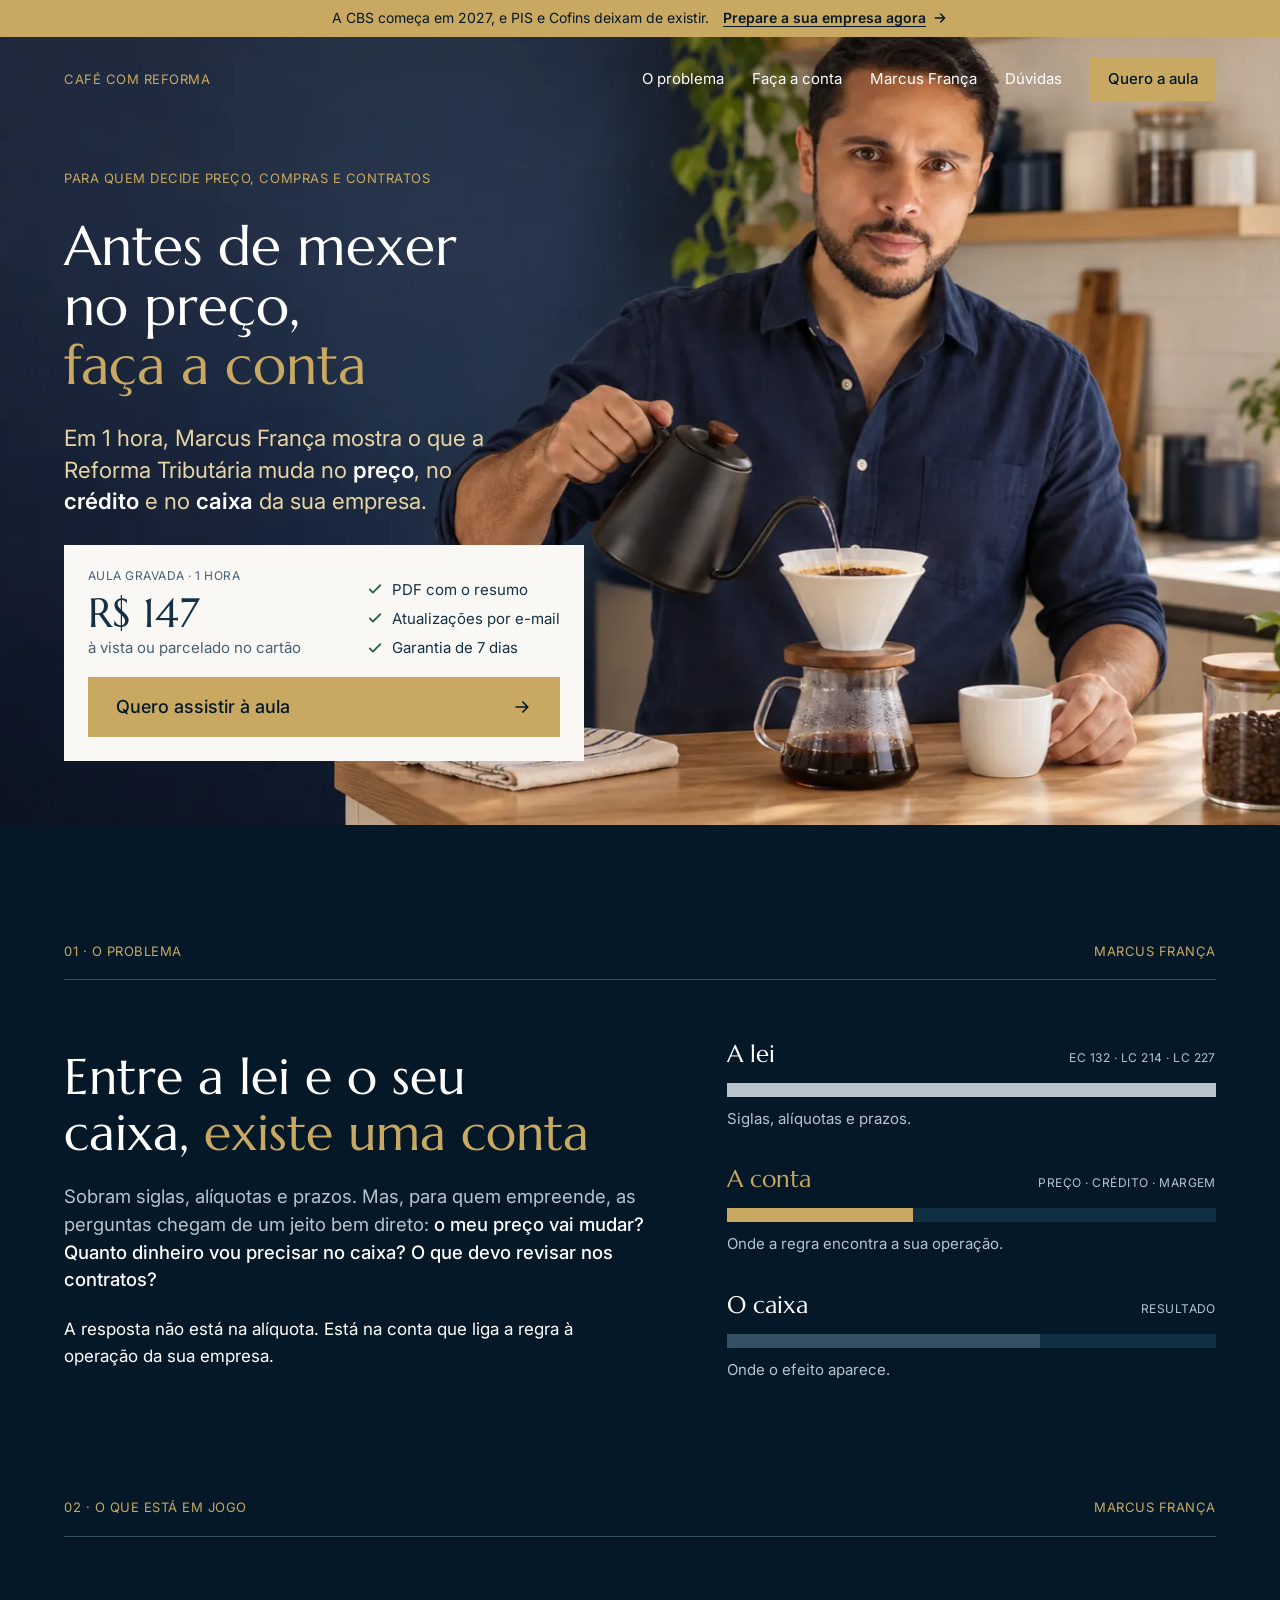
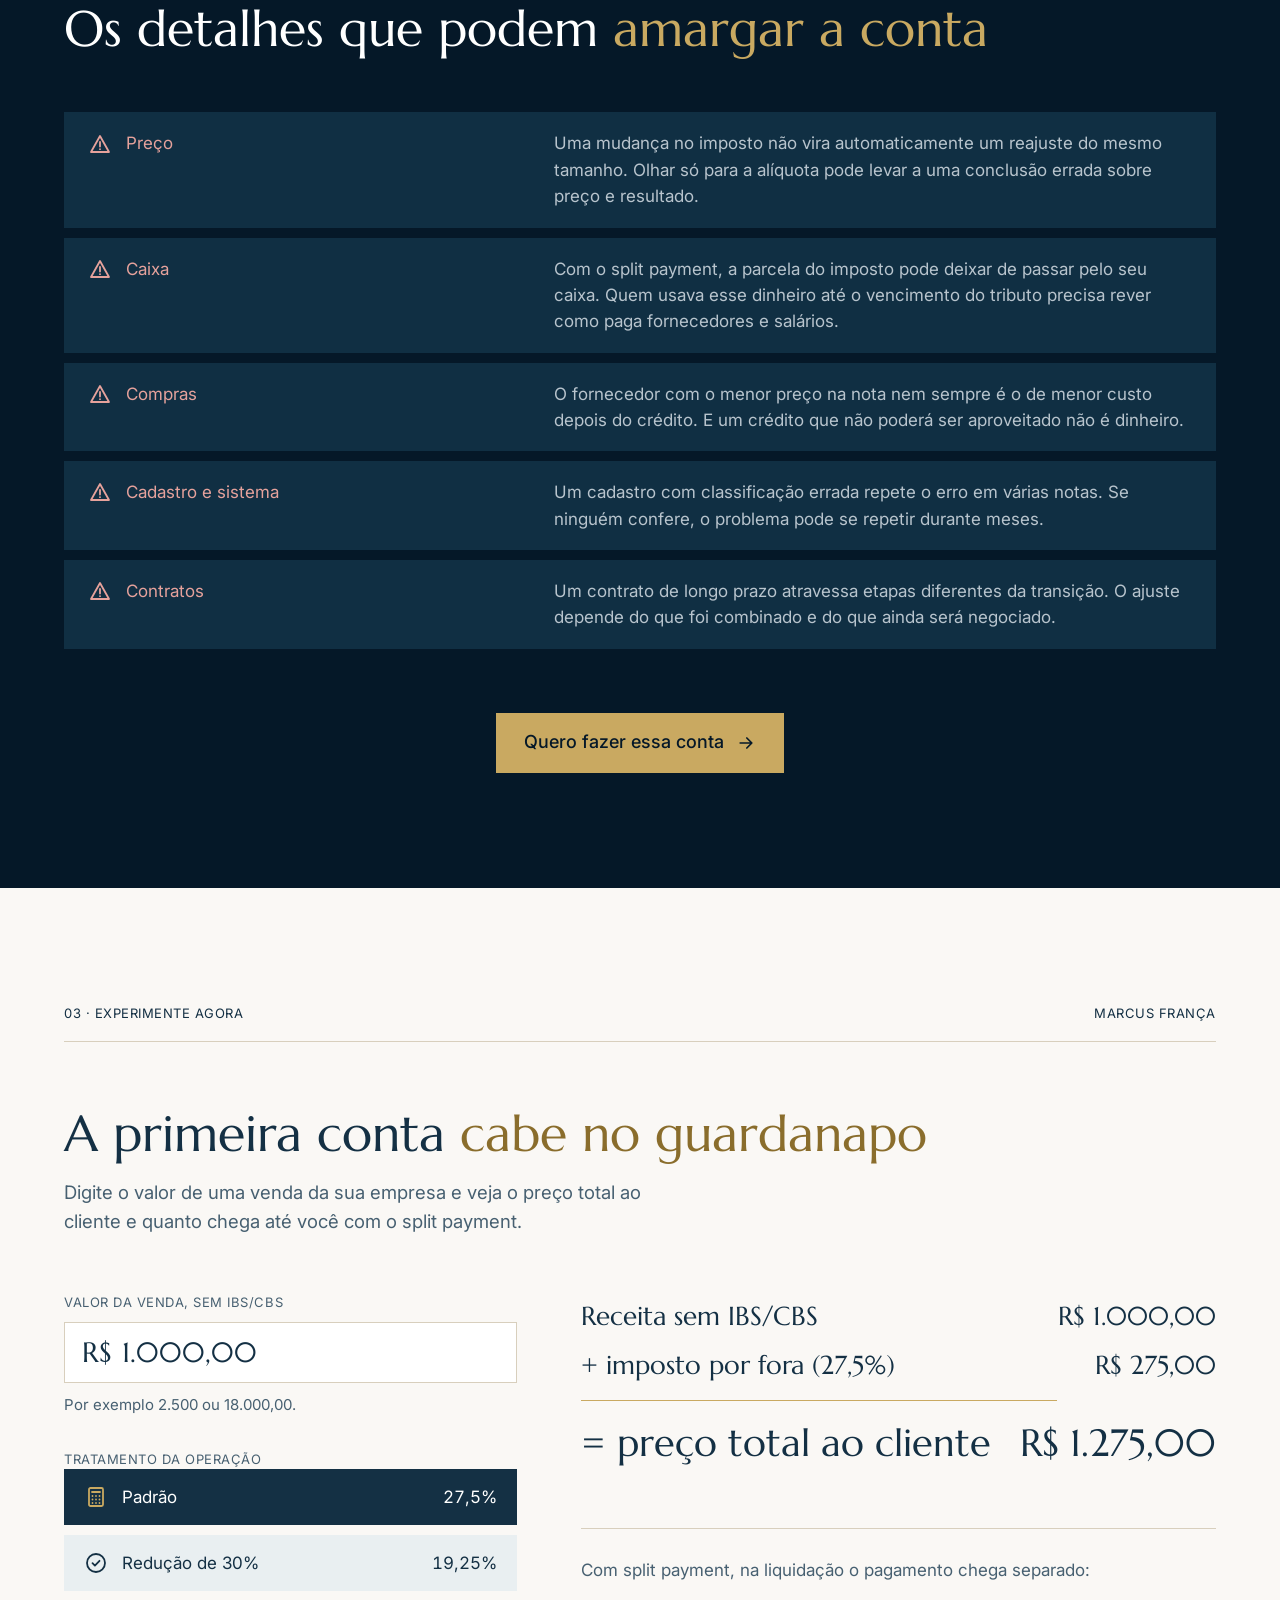
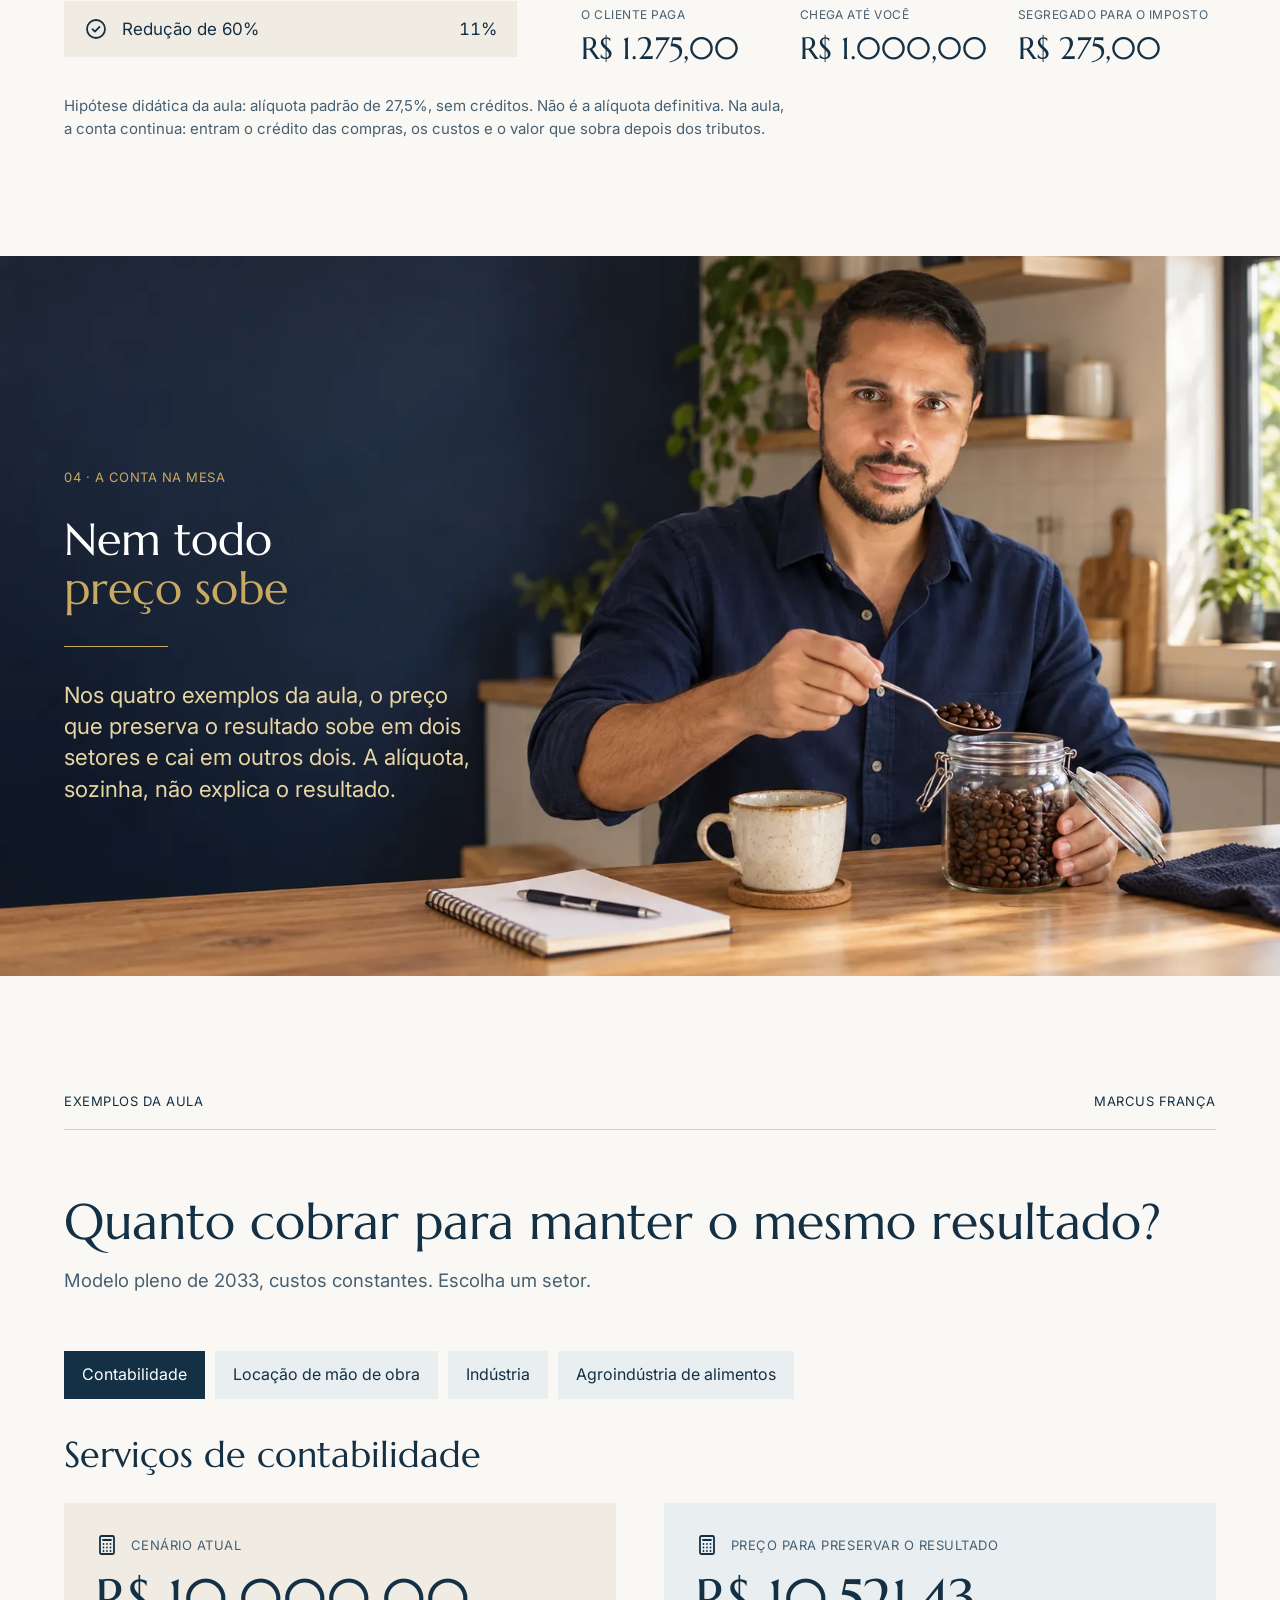
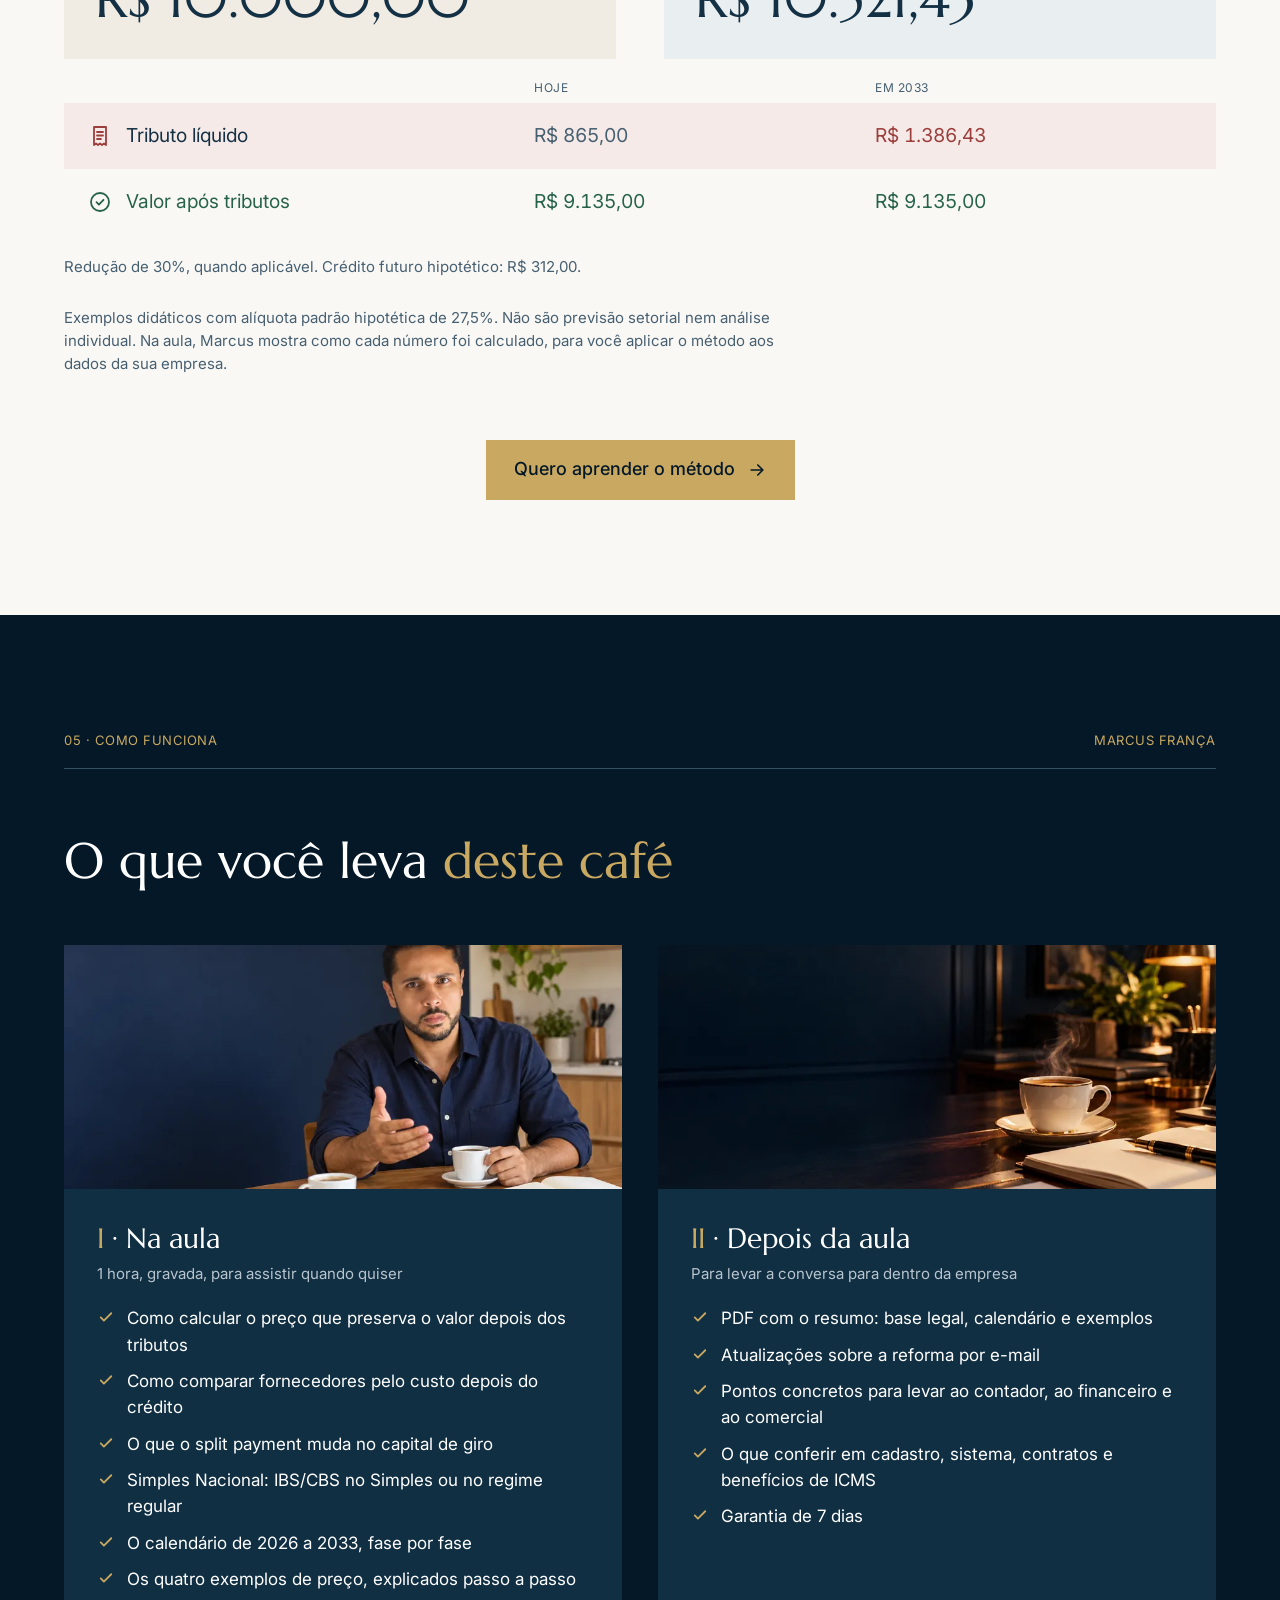
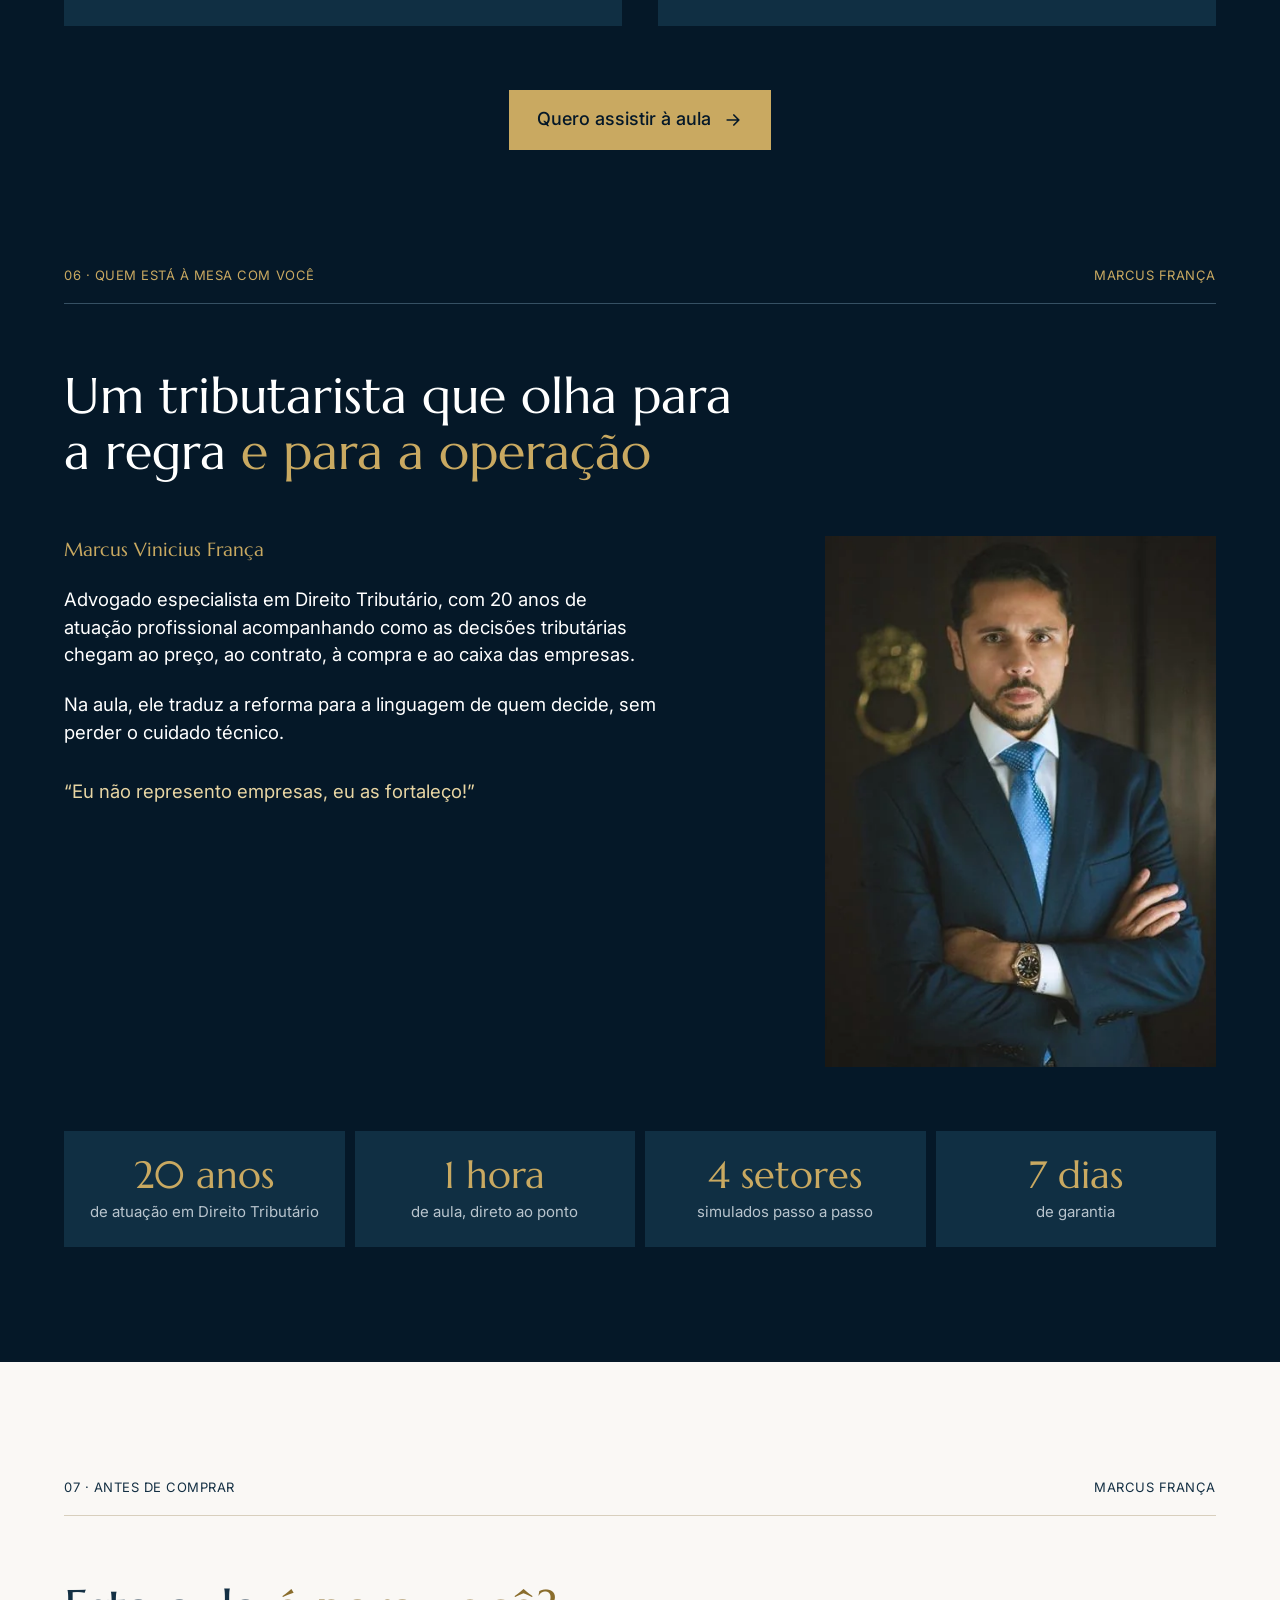
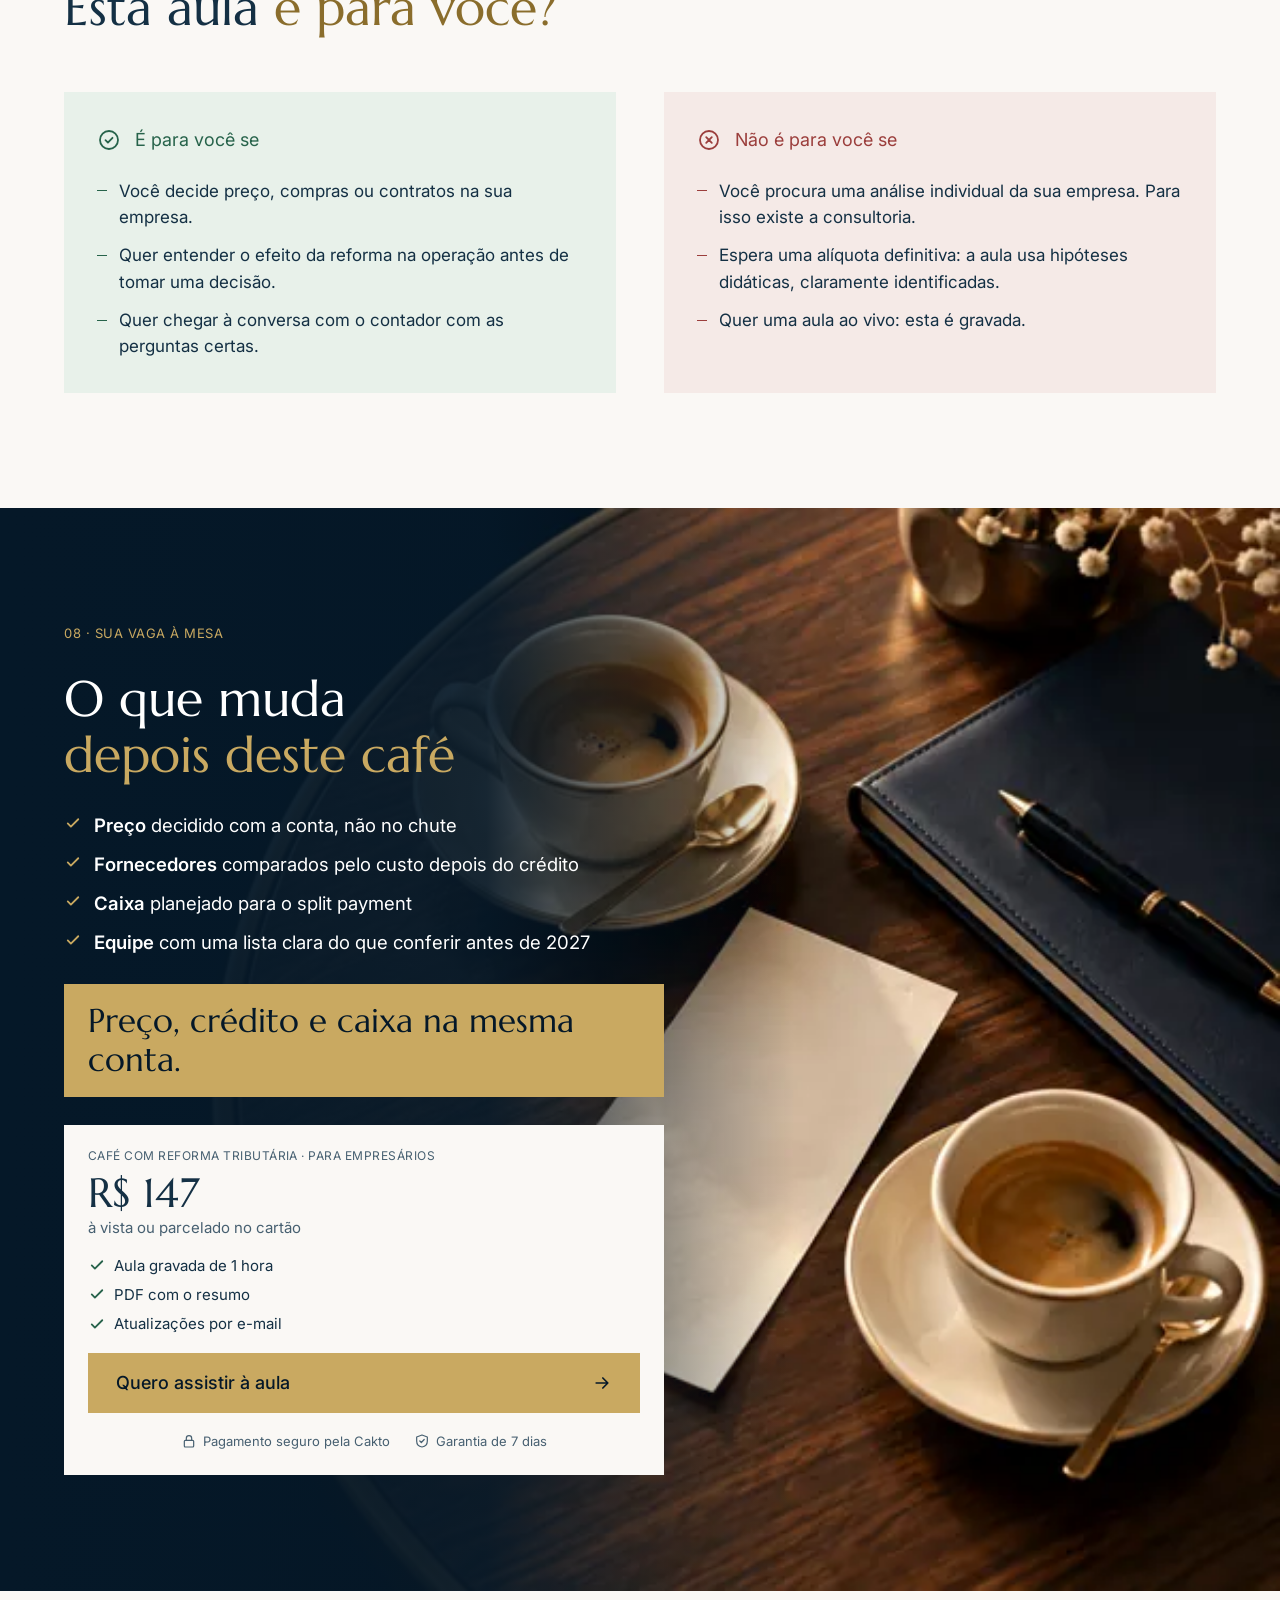
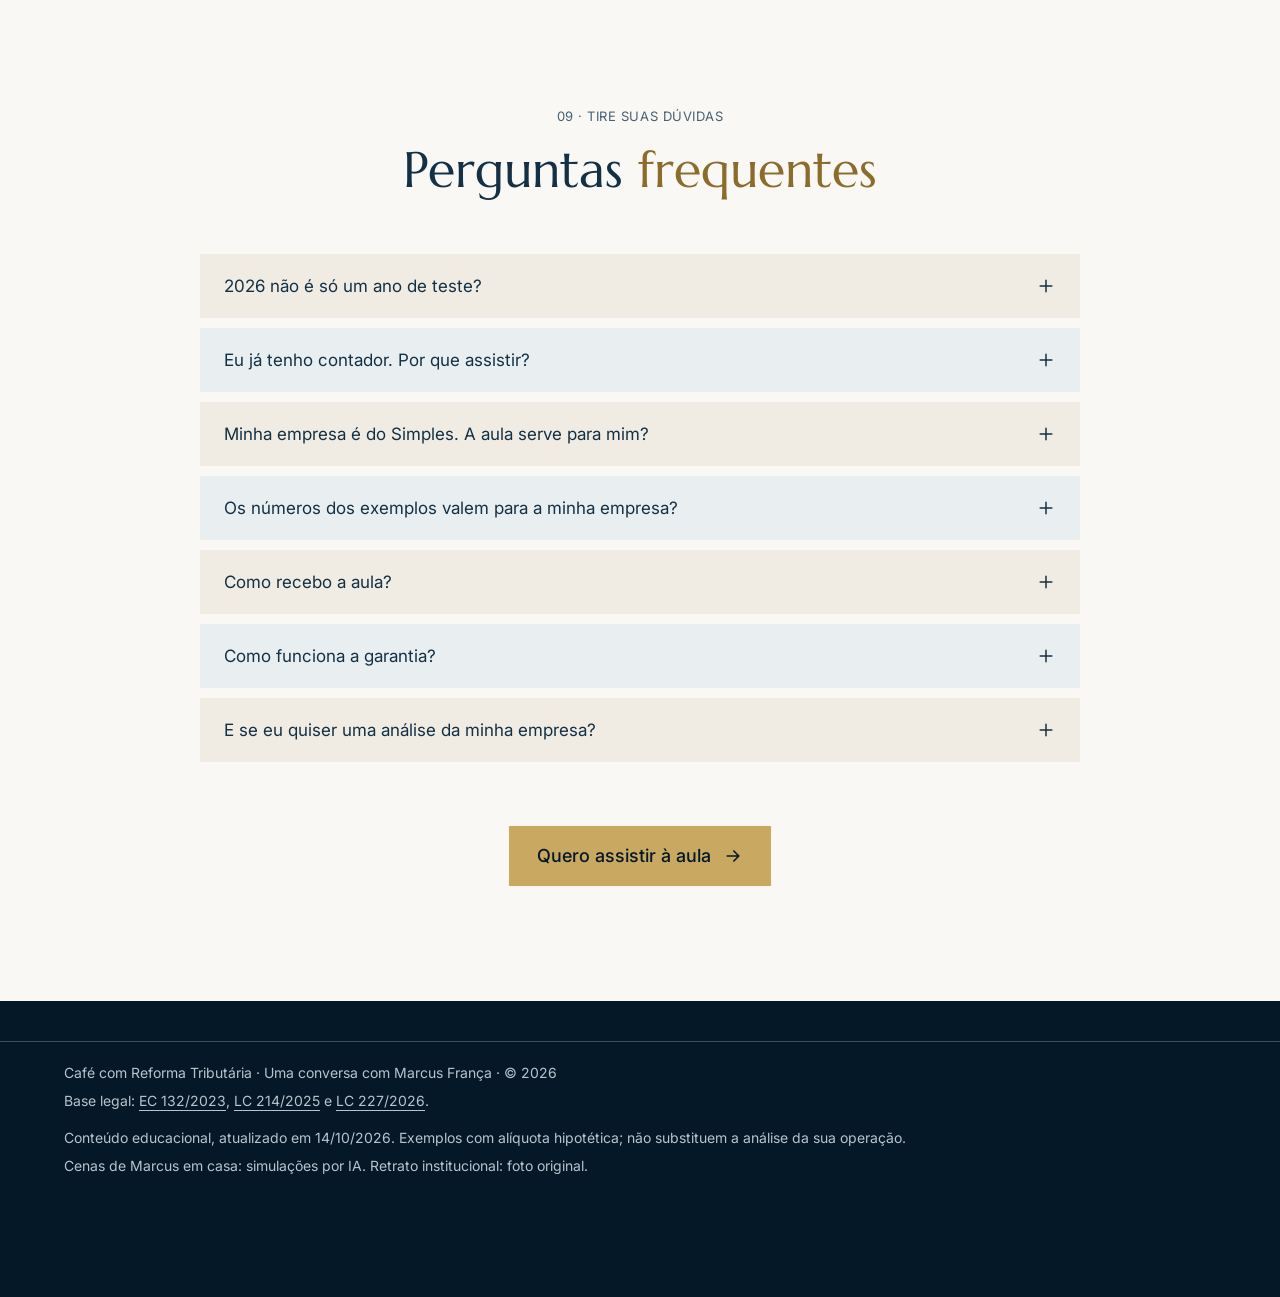
<file: pages/cafe-reforma-empresarios/index.html>
<!doctype html>
<html lang="pt-BR">
  <head>
    <meta charset="utf-8" />
    <meta name="viewport" content="width=device-width, initial-scale=1" />
    <title>Café com Reforma Tributária — antes de mexer no preço, faça a conta | Marcus França</title>
    <meta
      name="description"
      content="Aula gravada de 1 hora com Marcus França: o que a Reforma Tributária muda no preço, no crédito das compras e no caixa da sua empresa. PDF com resumo, atualizações por e-mail e garantia de 7 dias."
    />
    <meta name="theme-color" content="#051828" />
    <meta property="og:type" content="website" />
    <meta property="og:locale" content="pt_BR" />
    <meta property="og:title" content="Antes de mexer no preço, faça a conta — Café com Reforma Tributária" />
    <meta property="og:description" content="O meu preço vai mudar? Quanto vou precisar no caixa? O que revisar nos contratos? Aula gravada de 1 hora com Marcus França." />
    <meta property="og:image" content="img/og-cafe.jpg" />

    <link rel="preconnect" href="https://fonts.googleapis.com" />
    <link rel="preconnect" href="https://fonts.gstatic.com" crossorigin />
    <link rel="stylesheet" href="https://fonts.googleapis.com/css2?family=Inter:wght@400;500;600&family=Marcellus&display=swap" />
    <link rel="preload" as="image" href="img/cena-coado-1672.webp" imagesrcset="img/cena-coado-900.webp 900w, img/cena-coado-1672.webp 1672w" imagesizes="100vw" />
    <link rel="stylesheet" href="styles.css" />

    <script>
      /* ============================================================
         CONFIGURAÇÃO DA OFERTA — edite aqui.
         preco:    valor exibido na página (ex.: 147 ou 247).
         parcelas: texto exibido abaixo do preço.
         checkout: link do produto na Cakto (ex.: https://pay.cakto.com.br/xxxxxx).
         ============================================================ */
      window.OFERTA = {
        preco: 147,
        parcelas: "à vista ou parcelado no cartão",
        checkout: "https://pay.cakto.com.br/SEU-CODIGO-EMPRESARIOS",
      };
    </script>
  </head>
  <body>
    <!-- Ícones (traço fino, como no PDF) -->
    <svg width="0" height="0" style="position: absolute" aria-hidden="true">
      <symbol id="i-seta" viewBox="0 0 24 24"><path d="M5 12h14M13 6l6 6-6 6" /></symbol>
      <symbol id="i-calc" viewBox="0 0 24 24"><rect x="5" y="3" width="14" height="18" rx="1.5" /><path d="M8 7h8M8.5 11h.01M12 11h.01M15.5 11h.01M8.5 14.5h.01M12 14.5h.01M15.5 14.5h.01M8.5 18h.01M12 18h.01M15.5 18h.01" /></symbol>
      <symbol id="i-recibo" viewBox="0 0 24 24"><path d="M6 3h12v18l-2-1.5L14 21l-2-1.5L10 21l-2-1.5L6 21z" /><path d="M9 8h6M9 11.5h6M9 15h4" /></symbol>
      <symbol id="i-ok" viewBox="0 0 24 24"><circle cx="12" cy="12" r="9" /><path d="M8.5 12.2l2.4 2.4 4.6-4.8" /></symbol>
      <symbol id="i-check" viewBox="0 0 24 24"><path d="M5 12.5l4.2 4.2L19 7" /></symbol>
      <symbol id="i-x" viewBox="0 0 24 24"><circle cx="12" cy="12" r="9" /><path d="M9.2 9.2l5.6 5.6M14.8 9.2l-5.6 5.6" /></symbol>
      <symbol id="i-alerta" viewBox="0 0 24 24"><path d="M12 4l9 16H3z" /><path d="M12 10v4.5M12 17.2h.01" /></symbol>
      <symbol id="i-doc" viewBox="0 0 24 24"><path d="M7 3h7l5 5v13H7z" /><path d="M14 3v5h5M10 13h6M10 17h6" /></symbol>
      <symbol id="i-play" viewBox="0 0 24 24"><circle cx="12" cy="12" r="9" /><path d="M10 8.5v7l6-3.5z" /></symbol>
      <symbol id="i-email" viewBox="0 0 24 24"><rect x="3" y="5" width="18" height="14" rx="1.5" /><path d="M3.5 6.5l8.5 6.5 8.5-6.5" /></symbol>
      <symbol id="i-escudo" viewBox="0 0 24 24"><path d="M12 3l8 3v6c0 4.5-3.4 8.2-8 9-4.6-.8-8-4.5-8-9V6z" /><path d="M8.7 12l2.3 2.3 4.3-4.6" /></symbol>
      <symbol id="i-cadeado" viewBox="0 0 24 24"><rect x="5" y="11" width="14" height="10" rx="1.5" /><path d="M8 11V8a4 4 0 0 1 8 0v3" /></symbol>
      <symbol id="i-mais" viewBox="0 0 24 24"><path d="M12 5v14M5 12h14" /></symbol>
    </svg>

    <a class="skip" href="#conteudo">Pular para o conteúdo</a>

    <header class="topbar">
      <p class="announce">
        <span>A CBS começa em 2027, e PIS e Cofins deixam de existir.</span>
        <a href="#oferta">Prepare a sua empresa agora <svg class="ico" aria-hidden="true"><use href="#i-seta" /></svg></a>
      </p>
      <div class="wrap topbar__inner">
        <a class="topbar__label" href="#topo">Café com Reforma</a>
        <nav aria-label="Seções">
          <a href="#problema">O problema</a>
          <a href="#guardanapo">Faça a conta</a>
          <a href="#marcus">Marcus França</a>
          <a href="#duvidas">Dúvidas</a>
          <a class="btn" href="#oferta">Quero a aula</a>
        </nav>
      </div>
    </header>

    <main id="conteudo">
      <!-- ============ PRIMEIRA TELA ============ -->
      <section class="scene hero" id="topo" aria-labelledby="titulo">
        <figure class="scene__media">
          <img
            src="img/cena-coado-1672.webp"
            srcset="img/cena-coado-900.webp 900w, img/cena-coado-1672.webp 1672w"
            sizes="100vw"
            width="1672"
            height="941"
            alt="Marcus França passando café coado na cozinha"
            fetchpriority="high"
          />
        </figure>
        <div class="scene__text">
          <p class="scene__label">Para quem decide preço, compras e contratos</p>
          <h1 id="titulo">Antes de mexer no preço, <span class="hl">faça a conta</span></h1>
          <p class="scene__lead">
            Em 1 hora, Marcus França mostra o que a Reforma Tributária muda no <strong>preço</strong>, no
            <strong>crédito</strong> e no <strong>caixa</strong> da sua empresa.
          </p>
          <div class="offer-card">
            <div class="offer-card__top">
              <div class="price">
                <span class="offer-card__label">Aula gravada · 1 hora</span>
                <span class="price__value num" data-preco>R$ 147</span>
                <span class="price__note" data-parcelas>à vista ou parcelado no cartão</span>
              </div>
              <ul class="offer-card__list">
                <li><svg class="ico" aria-hidden="true"><use href="#i-check" /></svg>PDF com o resumo</li>
                <li><svg class="ico" aria-hidden="true"><use href="#i-check" /></svg>Atualizações por e-mail</li>
                <li><svg class="ico" aria-hidden="true"><use href="#i-check" /></svg>Garantia de 7 dias</li>
              </ul>
            </div>
            <a class="btn btn--block" href="#oferta" data-checkout="capa">
              Quero assistir à aula
              <svg class="ico" aria-hidden="true"><use href="#i-seta" /></svg>
            </a>
          </div>
        </div>
      </section>

      <!-- ============ O PROBLEMA ============ -->
      <section class="section navy" id="problema" aria-labelledby="t-problema">
        <div class="wrap">
          <div class="slide-top"><span>01 · O problema</span><span>Marcus França</span></div>
          <div class="gap slide-body">
            <div class="gap__text">
              <h2 class="slide-title reveal" id="t-problema">Entre a lei e o seu caixa, <span class="hl">existe uma conta</span></h2>
              <p class="gap__lead reveal" style="--i: 1">
                Sobram siglas, alíquotas e prazos. Mas, para quem empreende, as perguntas chegam de um jeito bem direto:
                <strong>o meu preço vai mudar? Quanto dinheiro vou precisar no caixa? O que devo revisar nos contratos?</strong>
              </p>
              <p class="reveal" style="--i: 2">A resposta não está na alíquota. Está na conta que liga a regra à operação da sua empresa.</p>
            </div>
            <ol class="gap__chart reveal" style="--i: 1" aria-label="Da lei ao caixa">
              <li>
                <p><strong>A lei</strong><span>EC 132 · LC 214 · LC 227</span></p>
                <div class="gap__bar gap__bar--full"></div>
                <small>Siglas, alíquotas e prazos.</small>
              </li>
              <li>
                <p><strong class="hl">A conta</strong><span>Preço · crédito · margem</span></p>
                <div class="gap__bar gap__bar--gold"></div>
                <small>Onde a regra encontra a sua operação.</small>
              </li>
              <li>
                <p><strong>O caixa</strong><span>Resultado</span></p>
                <div class="gap__bar gap__bar--dim"></div>
                <small>Onde o efeito aparece.</small>
              </li>
            </ol>
          </div>
        </div>
      </section>

      <!-- ============ O QUE ESTÁ EM JOGO ============ -->
      <section class="section navy" aria-labelledby="t-em-jogo" style="padding-top: 0">
        <div class="wrap">
          <div class="slide-top"><span>02 · O que está em jogo</span><span>Marcus França</span></div>
          <h2 class="slide-title reveal" id="t-em-jogo">Os detalhes que podem <span class="hl">amargar a conta</span></h2>
          <ul class="rows slide-body">
            <li class="row row--warn reveal">
              <span class="row__label"><svg class="ico" aria-hidden="true"><use href="#i-alerta" /></svg>Preço</span>
              <span class="row__desc">Uma mudança no imposto não vira automaticamente um reajuste do mesmo tamanho. Olhar só para a alíquota pode levar a uma conclusão errada sobre preço e resultado.</span>
            </li>
            <li class="row row--warn reveal" style="--i: 1">
              <span class="row__label"><svg class="ico" aria-hidden="true"><use href="#i-alerta" /></svg>Caixa</span>
              <span class="row__desc">Com o split payment, a parcela do imposto pode deixar de passar pelo seu caixa. Quem usava esse dinheiro até o vencimento do tributo precisa rever como paga fornecedores e salários.</span>
            </li>
            <li class="row row--warn reveal" style="--i: 2">
              <span class="row__label"><svg class="ico" aria-hidden="true"><use href="#i-alerta" /></svg>Compras</span>
              <span class="row__desc">O fornecedor com o menor preço na nota nem sempre é o de menor custo depois do crédito. E um crédito que não poderá ser aproveitado não é dinheiro.</span>
            </li>
            <li class="row row--warn reveal" style="--i: 3">
              <span class="row__label"><svg class="ico" aria-hidden="true"><use href="#i-alerta" /></svg>Cadastro e sistema</span>
              <span class="row__desc">Um cadastro com classificação errada repete o erro em várias notas. Se ninguém confere, o problema pode se repetir durante meses.</span>
            </li>
            <li class="row row--warn reveal" style="--i: 4">
              <span class="row__label"><svg class="ico" aria-hidden="true"><use href="#i-alerta" /></svg>Contratos</span>
              <span class="row__desc">Um contrato de longo prazo atravessa etapas diferentes da transição. O ajuste depende do que foi combinado e do que ainda será negociado.</span>
            </li>
          </ul>
          <div class="mid-cta">
            <a class="btn" href="#oferta" data-checkout="problema">Quero fazer essa conta <svg class="ico" aria-hidden="true"><use href="#i-seta" /></svg></a>
          </div>
        </div>
      </section>

      <!-- ============ FAÇA A CONTA ============ -->
      <section class="section ivory" id="guardanapo" aria-labelledby="t-guardanapo">
        <div class="wrap">
          <div class="slide-top"><span>03 · Experimente agora</span><span>Marcus França</span></div>
          <h2 class="slide-title reveal" id="t-guardanapo">A primeira conta <span class="hl">cabe no guardanapo</span></h2>
          <p class="slide-sub reveal" style="--i: 1">Digite o valor de uma venda da sua empresa e veja o preço total ao cliente e quanto chega até você com o split payment.</p>

          <div class="napkin slide-body">
            <form id="conta" novalidate>
              <div class="field">
                <label for="valor">Valor da venda, sem IBS/CBS</label>
                <div class="money">
                  <span aria-hidden="true">R$</span>
                  <input id="valor" name="valor" type="text" inputmode="decimal" autocomplete="off" value="1.000,00" aria-describedby="valor-dica" />
                </div>
                <span class="field__hint" id="valor-dica">Por exemplo 2.500 ou 18.000,00.</span>
              </div>
              <fieldset class="field">
                <legend>Tratamento da operação</legend>
                <div class="choices">
                  <div class="choice">
                    <input type="radio" name="tratamento" id="t-padrao" value="0.275" checked />
                    <label for="t-padrao"><svg class="ico" aria-hidden="true"><use href="#i-calc" /></svg><span>Padrão</span><span>27,5%</span></label>
                  </div>
                  <div class="choice">
                    <input type="radio" name="tratamento" id="t-30" value="0.1925" />
                    <label for="t-30"><svg class="ico" aria-hidden="true"><use href="#i-ok" /></svg><span>Redução de 30%</span><span>19,25%</span></label>
                  </div>
                  <div class="choice">
                    <input type="radio" name="tratamento" id="t-60" value="0.11" />
                    <label for="t-60"><svg class="ico" aria-hidden="true"><use href="#i-ok" /></svg><span>Redução de 60%</span><span>11%</span></label>
                  </div>
                </div>
              </fieldset>
            </form>

            <div aria-live="polite">
              <div class="sum">
                <p class="sum__line"><span>Receita sem IBS/CBS</span><span id="r-base">R$ 1.000,00</span></p>
                <p class="sum__line"><span>+ imposto por fora (<span id="r-aliquota">27,5%</span>)</span><span id="r-imposto">R$ 275,00</span></p>
                <div class="sum__rule" aria-hidden="true"></div>
                <p class="sum__line sum__total"><span>= preço total ao cliente</span><span id="r-total">R$ 1.275,00</span></p>
              </div>

              <div class="split">
                <p class="split__intro">Com split payment, na liquidação o pagamento chega separado:</p>
                <dl class="split__cols">
                  <div><dt>O cliente paga</dt><dd id="r-cliente">R$ 1.275,00</dd></div>
                  <div><dt>Chega até você</dt><dd id="r-fornecedor">R$ 1.000,00</dd></div>
                  <div><dt>Segregado para o imposto</dt><dd id="r-tributo">R$ 275,00</dd></div>
                </dl>
              </div>
            </div>
          </div>

          <p class="slide-note">
            Hipótese didática da aula: alíquota padrão de 27,5%, sem créditos. Não é a alíquota definitiva. Na aula, a conta continua:
            entram o crédito das compras, os custos e o valor que sobra depois dos tributos.
          </p>
        </div>
      </section>

      <!-- ============ NEM TODO PREÇO SOBE ============ -->
      <section class="scene" aria-labelledby="t-conta-mesa">
        <figure class="scene__media">
          <img
            src="img/cena-graos-1672.webp"
            srcset="img/cena-graos-900.webp 900w, img/cena-graos-1672.webp 1672w"
            sizes="100vw"
            width="1672"
            height="941"
            alt="Marcus França servindo grãos de café de um pote de vidro"
            loading="lazy"
          />
        </figure>
        <div class="scene__text">
          <p class="scene__label reveal">04 · A conta na mesa</p>
          <h2 class="reveal" id="t-conta-mesa">Nem todo <span class="hl">preço sobe</span></h2>
          <hr class="gold-rule reveal" />
          <p class="scene__lead reveal" style="--i: 1">
            Nos quatro exemplos da aula, o preço que preserva o resultado sobe em dois setores e cai em outros dois. A alíquota,
            sozinha, não explica o resultado.
          </p>
        </div>
      </section>

      <section class="section ivory" aria-labelledby="t-casos">
        <div class="wrap">
          <div class="slide-top"><span>Exemplos da aula</span><span>Marcus França</span></div>
          <h2 class="slide-title reveal" id="t-casos">Quanto cobrar para manter o mesmo resultado?</h2>
          <p class="slide-sub reveal" style="--i: 1">Modelo pleno de 2033, custos constantes. Escolha um setor.</p>

          <div class="slide-body">
            <div class="tabs" role="tablist" aria-label="Setores" hidden>
              <button class="tab" type="button" role="tab" id="aba-contabilidade" aria-controls="caso-contabilidade">Contabilidade</button>
              <button class="tab" type="button" role="tab" id="aba-mao-de-obra" aria-controls="caso-mao-de-obra">Locação de mão de obra</button>
              <button class="tab" type="button" role="tab" id="aba-industria" aria-controls="caso-industria">Indústria</button>
              <button class="tab" type="button" role="tab" id="aba-agro" aria-controls="caso-agro">Agroindústria de alimentos</button>
            </div>

            <article class="case" id="caso-contabilidade" aria-labelledby="aba-contabilidade">
              <h3>Serviços de contabilidade</h3>
              <div class="case__big">
                <div><p><svg class="ico" aria-hidden="true"><use href="#i-calc" /></svg>Cenário atual</p><strong>R$ 10.000,00</strong></div>
                <div><p><svg class="ico" aria-hidden="true"><use href="#i-calc" /></svg>Preço para preservar o resultado</p><strong>R$ 10.521,43</strong></div>
              </div>
              <div class="case__head" aria-hidden="true"><span></span><span>Hoje</span><span>Em 2033</span></div>
              <p class="case__row case__row--red"><span><svg class="ico" aria-hidden="true"><use href="#i-recibo" /></svg>Tributo líquido</span><span>R$ 865,00</span><span>R$ 1.386,43</span></p>
              <p class="case__row case__row--ok"><span><svg class="ico" aria-hidden="true"><use href="#i-ok" /></svg>Valor após tributos</span><span>R$ 9.135,00</span><span>R$ 9.135,00</span></p>
              <p class="case__note">Redução de 30%, quando aplicável. Crédito futuro hipotético: R$ 312,00.</p>
            </article>

            <article class="case" id="caso-mao-de-obra" aria-labelledby="aba-mao-de-obra">
              <h3>Locação de mão de obra</h3>
              <div class="case__big">
                <div><p><svg class="ico" aria-hidden="true"><use href="#i-calc" /></svg>Cenário atual</p><strong>R$ 10.000,00</strong></div>
                <div><p><svg class="ico" aria-hidden="true"><use href="#i-calc" /></svg>Preço para preservar o resultado</p><strong>R$ 10.827,30</strong></div>
              </div>
              <div class="case__head" aria-hidden="true"><span></span><span>Hoje</span><span>Em 2033</span></div>
              <p class="case__row case__row--red"><span><svg class="ico" aria-hidden="true"><use href="#i-recibo" /></svg>Tributo líquido</span><span>R$ 1.333,00</span><span>R$ 2.160,30</span></p>
              <p class="case__row case__row--ok"><span><svg class="ico" aria-hidden="true"><use href="#i-ok" /></svg>Valor após tributos</span><span>R$ 8.667,00</span><span>R$ 8.667,00</span></p>
              <p class="case__note">Alíquota padrão hipotética. Crédito futuro hipotético: R$ 175,00. O reajuste ainda depende do contrato e da negociação.</p>
            </article>

            <article class="case" id="caso-industria" aria-labelledby="aba-industria">
              <h3>Indústria</h3>
              <div class="case__big">
                <div><p><svg class="ico" aria-hidden="true"><use href="#i-calc" /></svg>Cenário atual</p><strong>R$ 10.500,00</strong></div>
                <div><p><svg class="ico" aria-hidden="true"><use href="#i-calc" /></svg>Preço para preservar o resultado</p><strong>R$ 10.277,78</strong></div>
              </div>
              <div class="case__head" aria-hidden="true"><span></span><span>Hoje</span><span>Em 2033</span></div>
              <p class="case__row case__row--fall"><span><svg class="ico" aria-hidden="true"><use href="#i-recibo" /></svg>Tributo líquido</span><span>R$ 1.355,00</span><span>R$ 1.132,78</span></p>
              <p class="case__row case__row--ok"><span><svg class="ico" aria-hidden="true"><use href="#i-ok" /></svg>Valor após tributos</span><span>R$ 9.145,00</span><span>R$ 9.145,00</span></p>
              <p class="case__note">Crédito futuro hipotético: R$ 1.084,00. O mesmo resultado com um preço total menor, por causa do crédito. Não vale automaticamente para toda indústria.</p>
            </article>

            <article class="case" id="caso-agro" aria-labelledby="aba-agro">
              <h3>Agroindústria de alimentos</h3>
              <div class="case__big">
                <div><p><svg class="ico" aria-hidden="true"><use href="#i-calc" /></svg>Cenário atual</p><strong>R$ 10.000,00</strong></div>
                <div><p><svg class="ico" aria-hidden="true"><use href="#i-calc" /></svg>Preço para preservar o resultado</p><strong>R$ 9.121,98</strong></div>
              </div>
              <div class="case__head" aria-hidden="true"><span></span><span>Hoje</span><span>Em 2033</span></div>
              <p class="case__row case__row--fall"><span><svg class="ico" aria-hidden="true"><use href="#i-recibo" /></svg>Tributo líquido</span><span>R$ 1.217,00</span><span>R$ 338,98</span></p>
              <p class="case__row case__row--ok"><span><svg class="ico" aria-hidden="true"><use href="#i-ok" /></svg>Valor após tributos</span><span>R$ 8.783,00</span><span>R$ 8.783,00</span></p>
              <p class="case__note">Produto hipotético com redução de 60%. Crédito futuro hipotético: R$ 565,00.</p>
            </article>
          </div>

          <p class="slide-note">Exemplos didáticos com alíquota padrão hipotética de 27,5%. Não são previsão setorial nem análise individual. Na aula, Marcus mostra como cada número foi calculado, para você aplicar o método aos dados da sua empresa.</p>
          <div class="mid-cta">
            <a class="btn" href="#oferta" data-checkout="casos">Quero aprender o método <svg class="ico" aria-hidden="true"><use href="#i-seta" /></svg></a>
          </div>
        </div>
      </section>

      <!-- ============ COMO FUNCIONA: DOIS PILARES ============ -->
      <section class="section navy" aria-labelledby="t-pilares">
        <div class="wrap">
          <div class="slide-top"><span>05 · Como funciona</span><span>Marcus França</span></div>
          <h2 class="slide-title reveal" id="t-pilares">O que você leva <span class="hl">deste café</span></h2>
          <div class="pillars slide-body">
            <article class="pillar reveal">
              <figure class="pillar__media">
                <img src="img/cena-conversa-900.webp" width="900" height="506" alt="Marcus França explicando um ponto à mesa, com xícaras de café" loading="lazy" />
              </figure>
              <div class="pillar__body">
                <h3><span class="hl">I</span> · Na aula</h3>
                <p class="pillar__sub">1 hora, gravada, para assistir quando quiser</p>
                <ul class="checklist">
                  <li><svg class="ico" aria-hidden="true"><use href="#i-check" /></svg>Como calcular o preço que preserva o valor depois dos tributos</li>
                  <li><svg class="ico" aria-hidden="true"><use href="#i-check" /></svg>Como comparar fornecedores pelo custo depois do crédito</li>
                  <li><svg class="ico" aria-hidden="true"><use href="#i-check" /></svg>O que o split payment muda no capital de giro</li>
                  <li><svg class="ico" aria-hidden="true"><use href="#i-check" /></svg>Simples Nacional: IBS/CBS no Simples ou no regime regular</li>
                  <li><svg class="ico" aria-hidden="true"><use href="#i-check" /></svg>O calendário de 2026 a 2033, fase por fase</li>
                  <li><svg class="ico" aria-hidden="true"><use href="#i-check" /></svg>Os quatro exemplos de preço, explicados passo a passo</li>
                </ul>
              </div>
            </article>
            <article class="pillar reveal" style="--i: 1">
              <figure class="pillar__media">
                <img src="img/mesa-consultoria-900.webp" width="900" height="506" alt="Xícara de café sobre a mesa de um escritório, ao lado de um caderno" loading="lazy" />
              </figure>
              <div class="pillar__body">
                <h3><span class="hl">II</span> · Depois da aula</h3>
                <p class="pillar__sub">Para levar a conversa para dentro da empresa</p>
                <ul class="checklist">
                  <li><svg class="ico" aria-hidden="true"><use href="#i-check" /></svg>PDF com o resumo: base legal, calendário e exemplos</li>
                  <li><svg class="ico" aria-hidden="true"><use href="#i-check" /></svg>Atualizações sobre a reforma por e-mail</li>
                  <li><svg class="ico" aria-hidden="true"><use href="#i-check" /></svg>Pontos concretos para levar ao contador, ao financeiro e ao comercial</li>
                  <li><svg class="ico" aria-hidden="true"><use href="#i-check" /></svg>O que conferir em cadastro, sistema, contratos e benefícios de ICMS</li>
                  <li><svg class="ico" aria-hidden="true"><use href="#i-check" /></svg>Garantia de 7 dias</li>
                </ul>
              </div>
            </article>
          </div>
          <div class="mid-cta">
            <a class="btn" href="#oferta" data-checkout="pilares">Quero assistir à aula <svg class="ico" aria-hidden="true"><use href="#i-seta" /></svg></a>
          </div>
        </div>
      </section>

      <!-- ============ QUEM CONDUZ ============ -->
      <section class="section navy" id="marcus" aria-labelledby="t-marcus" style="padding-top: 0">
        <div class="wrap">
          <div class="slide-top"><span>06 · Quem está à mesa com você</span><span>Marcus França</span></div>
          <h2 class="slide-title reveal" id="t-marcus">Um tributarista que olha para a regra <span class="hl">e para a operação</span></h2>
          <div class="host">
            <div class="host__text">
              <p class="host__name reveal">Marcus Vinicius França</p>
              <p class="reveal">
                Advogado especialista em Direito Tributário, com 20 anos de atuação profissional acompanhando como as decisões
                tributárias chegam ao preço, ao contrato, à compra e ao caixa das empresas.
              </p>
              <p class="reveal">Na aula, ele traduz a reforma para a linguagem de quem decide, sem perder o cuidado técnico.</p>
              <blockquote class="reveal"><p>“Eu não represento empresas, eu as fortaleço!”</p></blockquote>
            </div>
            <figure class="host__media reveal" style="--i: 1">
              <img src="img/marcus-retrato.webp" width="456" height="620" alt="Retrato de Marcus França, de terno azul e braços cruzados" loading="lazy" />
            </figure>
          </div>
          <dl class="stats reveal">
            <div><dd>20 anos</dd><dt>de atuação em Direito Tributário</dt></div>
            <div><dd>1 hora</dd><dt>de aula, direto ao ponto</dt></div>
            <div><dd>4 setores</dd><dt>simulados passo a passo</dt></div>
            <div><dd>7 dias</dd><dt>de garantia</dt></div>
          </dl>
        </div>
      </section>

      <!-- ============ PARA QUEM É ============ -->
      <section class="section ivory" aria-labelledby="t-para-quem">
        <div class="wrap">
          <div class="slide-top"><span>07 · Antes de comprar</span><span>Marcus França</span></div>
          <h2 class="slide-title reveal" id="t-para-quem">Esta aula <span class="hl">é para você?</span></h2>
          <div class="cards slide-body">
            <div class="card card--green reveal">
              <p class="card__head"><svg class="ico" aria-hidden="true"><use href="#i-ok" /></svg>É para você se</p>
              <ul class="list-check">
                <li>Você decide preço, compras ou contratos na sua empresa.</li>
                <li>Quer entender o efeito da reforma na operação antes de tomar uma decisão.</li>
                <li>Quer chegar à conversa com o contador com as perguntas certas.</li>
              </ul>
            </div>
            <div class="card card--red reveal" style="--i: 1">
              <p class="card__head"><svg class="ico" aria-hidden="true"><use href="#i-x" /></svg>Não é para você se</p>
              <ul class="list-check">
                <li>Você procura uma análise individual da sua empresa. Para isso existe a consultoria.</li>
                <li>Espera uma alíquota definitiva: a aula usa hipóteses didáticas, claramente identificadas.</li>
                <li>Quer uma aula ao vivo: esta é gravada.</li>
              </ul>
            </div>
          </div>
        </div>
      </section>

      <!-- ============ OFERTA ============ -->
      <section class="offer navy" id="oferta" aria-labelledby="t-oferta">
        <figure class="offer__media">
          <img
            src="img/mesa-tax-scale-1672.webp"
            srcset="img/mesa-tax-scale-900.webp 900w, img/mesa-tax-scale-1672.webp 1672w"
            sizes="(max-width: 960px) 100vw, 55vw"
            width="1672"
            height="941"
            alt="Duas xícaras de café e um caderno sobre uma mesa redonda de madeira"
            loading="lazy"
          />
        </figure>
        <div class="wrap offer__inner">
          <div class="offer__box">
            <p class="scene__label">08 · Sua vaga à mesa</p>
            <h2 id="t-oferta">O que muda <span class="hl">depois deste café</span></h2>
            <ul class="checklist checklist--light">
              <li><svg class="ico" aria-hidden="true"><use href="#i-check" /></svg><span><strong>Preço</strong> decidido com a conta, não no chute</span></li>
              <li><svg class="ico" aria-hidden="true"><use href="#i-check" /></svg><span><strong>Fornecedores</strong> comparados pelo custo depois do crédito</span></li>
              <li><svg class="ico" aria-hidden="true"><use href="#i-check" /></svg><span><strong>Caixa</strong> planejado para o split payment</span></li>
              <li><svg class="ico" aria-hidden="true"><use href="#i-check" /></svg><span><strong>Equipe</strong> com uma lista clara do que conferir antes de 2027</span></li>
            </ul>
            <p class="highlight-box">Preço, crédito e caixa na mesma conta.</p>

            <div class="offer-card offer-card--wide">
              <div class="offer-card__top">
                <div class="price">
                  <span class="offer-card__label">Café com Reforma Tributária · para empresários</span>
                  <span class="price__value num" data-preco>R$ 147</span>
                  <span class="price__note" data-parcelas>à vista ou parcelado no cartão</span>
                </div>
                <ul class="offer-card__list">
                  <li><svg class="ico" aria-hidden="true"><use href="#i-check" /></svg>Aula gravada de 1 hora</li>
                  <li><svg class="ico" aria-hidden="true"><use href="#i-check" /></svg>PDF com o resumo</li>
                  <li><svg class="ico" aria-hidden="true"><use href="#i-check" /></svg>Atualizações por e-mail</li>
                </ul>
              </div>
              <a class="btn btn--block" href="#oferta" data-checkout="oferta">
                Quero assistir à aula
                <svg class="ico" aria-hidden="true"><use href="#i-seta" /></svg>
              </a>
              <p class="offer-card__foot">
                <span><svg class="ico" aria-hidden="true"><use href="#i-cadeado" /></svg>Pagamento seguro pela Cakto</span>
                <span><svg class="ico" aria-hidden="true"><use href="#i-escudo" /></svg>Garantia de 7 dias</span>
              </p>
            </div>
          </div>
        </div>
      </section>

      <!-- ============ DÚVIDAS ============ -->
      <section class="section ivory" id="duvidas" aria-labelledby="t-duvidas">
        <div class="wrap faq-wrap">
          <p class="center-label">09 · Tire suas dúvidas</p>
          <h2 class="slide-title center reveal" id="t-duvidas">Perguntas <span class="hl">frequentes</span></h2>
          <div class="faq slide-body">
            <details>
              <summary><span>2026 não é só um ano de teste?</span><svg class="ico ico--toggle" aria-hidden="true"><use href="#i-mais" /></svg></summary>
              <div><p>É, mas o teste também exige preparo. A empresa precisa saber emitir e conferir as notas com a CBS de 0,9% e o IBS de 0,1% de teste. E, em 2027, a CBS começa e PIS e Cofins deixam de existir.</p></div>
            </details>
            <details>
              <summary><span>Eu já tenho contador. Por que assistir?</span><svg class="ico ico--toggle" aria-hidden="true"><use href="#i-mais" /></svg></summary>
              <div><p>Porque preço, compras, contratos e caixa são decisões de quem dirige a empresa. A aula ajuda você a entender o raciocínio e a levar ao contador, ao financeiro e ao comercial os pontos que merecem atenção na sua operação.</p></div>
            </details>
            <details>
              <summary><span>Minha empresa é do Simples. A aula serve para mim?</span><svg class="ico ico--toggle" aria-hidden="true"><use href="#i-mais" /></svg></summary>
              <div><p>Sim. A aula trata da escolha entre manter IBS/CBS no Simples ou apurar esses tributos no regime regular, e do que entra nessa comparação. Os prazos dessas opções têm calendário próprio: confira sempre o calendário vigente antes de agir.</p></div>
            </details>
            <details>
              <summary><span>Os números dos exemplos valem para a minha empresa?</span><svg class="ico ico--toggle" aria-hidden="true"><use href="#i-mais" /></svg></summary>
              <div><p>Não diretamente. São exercícios com alíquota hipotética de 27,5% para aprender o método. O que você leva é a lógica da conta, para aplicar aos dados da sua empresa.</p></div>
            </details>
            <details>
              <summary><span>Como recebo a aula?</span><svg class="ico ico--toggle" aria-hidden="true"><use href="#i-mais" /></svg></summary>
              <div><p>A aula é gravada, com 1 hora de duração. Depois da compra, você assiste no horário que preferir e recebe o PDF com o resumo.</p></div>
            </details>
            <details>
              <summary><span>Como funciona a garantia?</span><svg class="ico ico--toggle" aria-hidden="true"><use href="#i-mais" /></svg></summary>
              <div><p>Você tem 7 dias depois da compra para pedir o reembolso.</p></div>
            </details>
            <details>
              <summary><span>E se eu quiser uma análise da minha empresa?</span><svg class="ico ico--toggle" aria-hidden="true"><use href="#i-mais" /></svg></summary>
              <div><p>Para olhar os números da sua operação, Marcus conduz a Consultoria Nova Reforma Tributária, contratada à parte. A aula é o primeiro passo para chegar a essa conversa com as informações organizadas.</p></div>
            </details>
          </div>
          <div class="mid-cta">
            <a class="btn" href="#oferta" data-checkout="duvidas">Quero assistir à aula <svg class="ico" aria-hidden="true"><use href="#i-seta" /></svg></a>
          </div>
        </div>
      </section>
    </main>

    <footer class="footer navy">
      <div class="wrap footer__inner">
        <div>
          <p>Café com Reforma Tributária · Uma conversa com Marcus França · © 2026</p>
          <p>
            Base legal:
            <a class="link" href="https://www.planalto.gov.br/ccivil_03/constituicao/emendas/emc/emc132.htm" target="_blank" rel="noopener">EC 132/2023</a>,
            <a class="link" href="https://www.planalto.gov.br/ccivil_03/leis/lcp/lcp214.htm" target="_blank" rel="noopener">LC 214/2025</a> e
            <a class="link" href="https://www.planalto.gov.br/ccivil_03/leis/lcp/lcp227.htm" target="_blank" rel="noopener">LC 227/2026</a>.
          </p>
        </div>
        <div>
          <p>Conteúdo educacional, atualizado em 14/10/2026. Exemplos com alíquota hipotética; não substituem a análise da sua operação.</p>
          <p>Cenas de Marcus em casa: simulações por IA. Retrato institucional: foto original.</p>
        </div>
      </div>
    </footer>

    <div class="buybar" aria-hidden="true">
      <div class="buybar__price">
        <strong class="num" data-preco>R$ 147</strong>
        <span>Aula gravada · 1 hora</span>
      </div>
      <a class="btn" href="#oferta" data-checkout="barra" tabindex="-1">Quero a aula</a>
    </div>

    <script src="app.js" defer></script>
  </body>
</html>
</file>
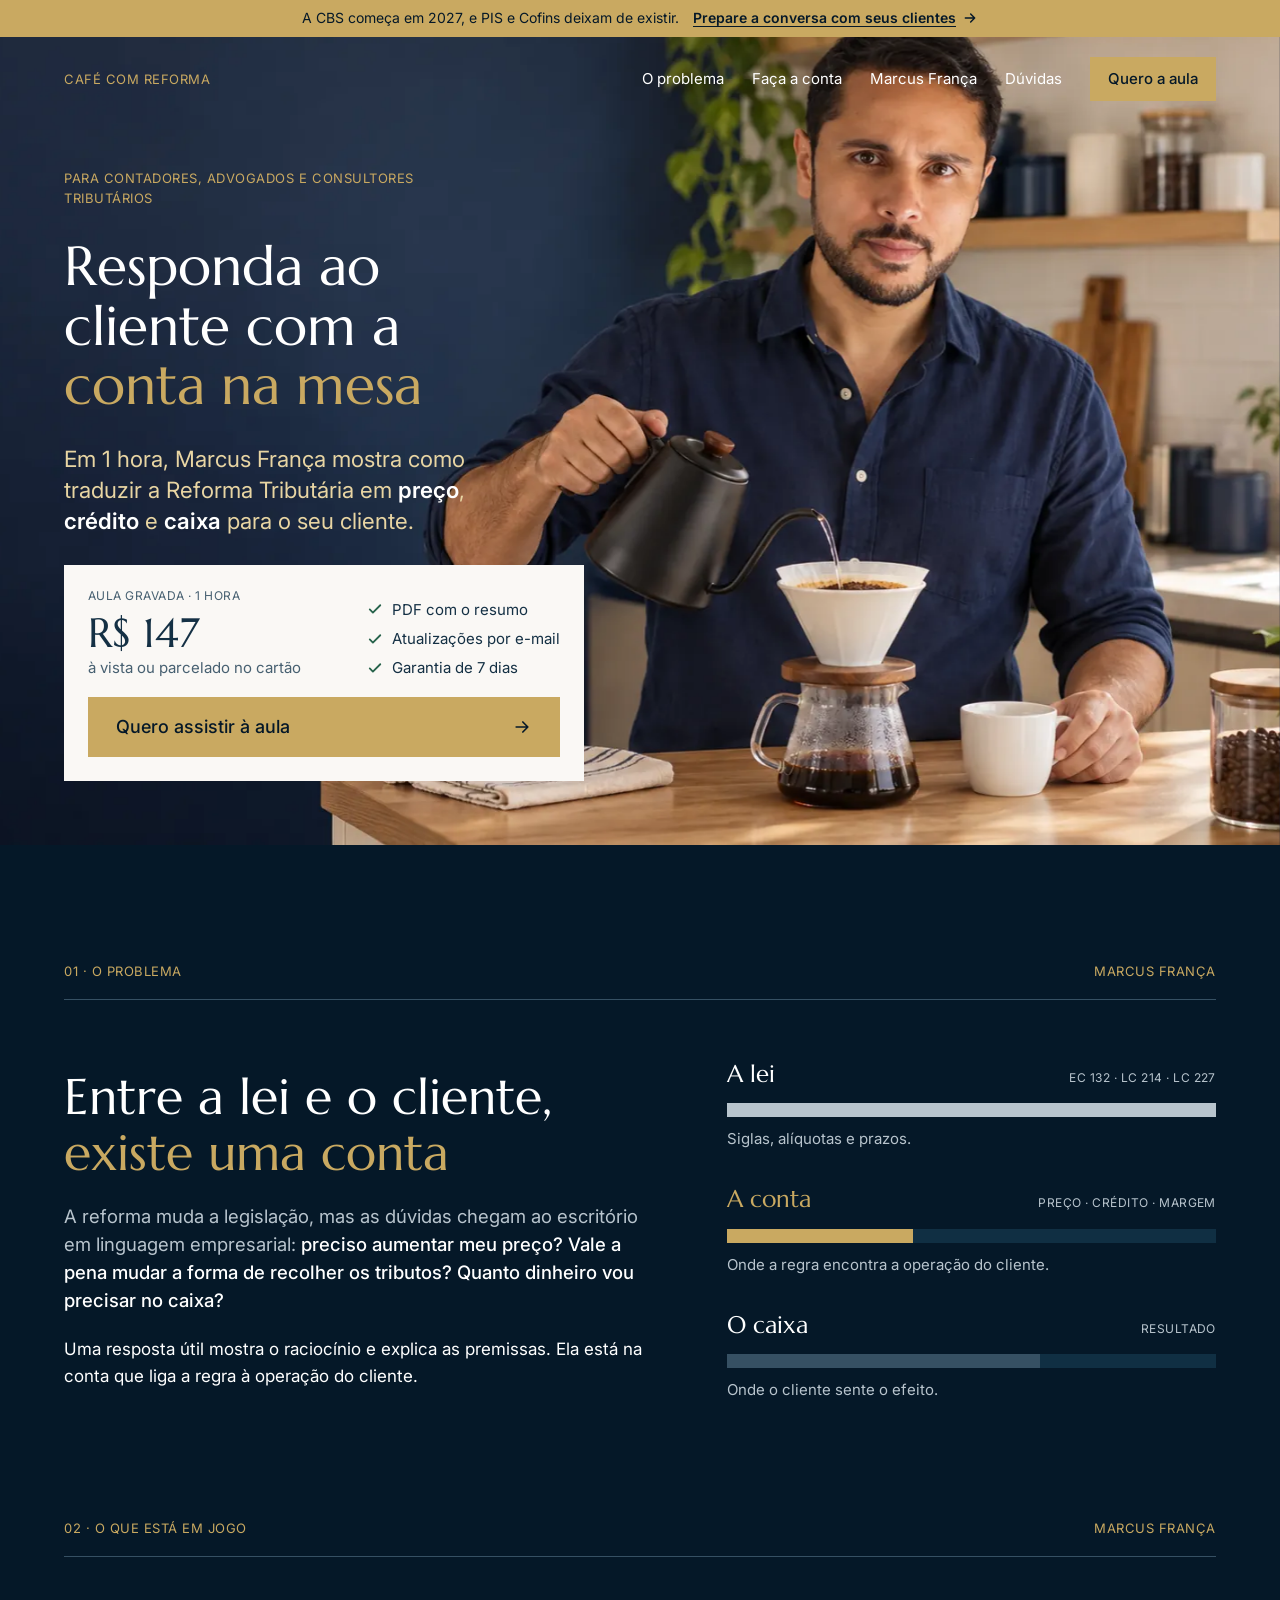
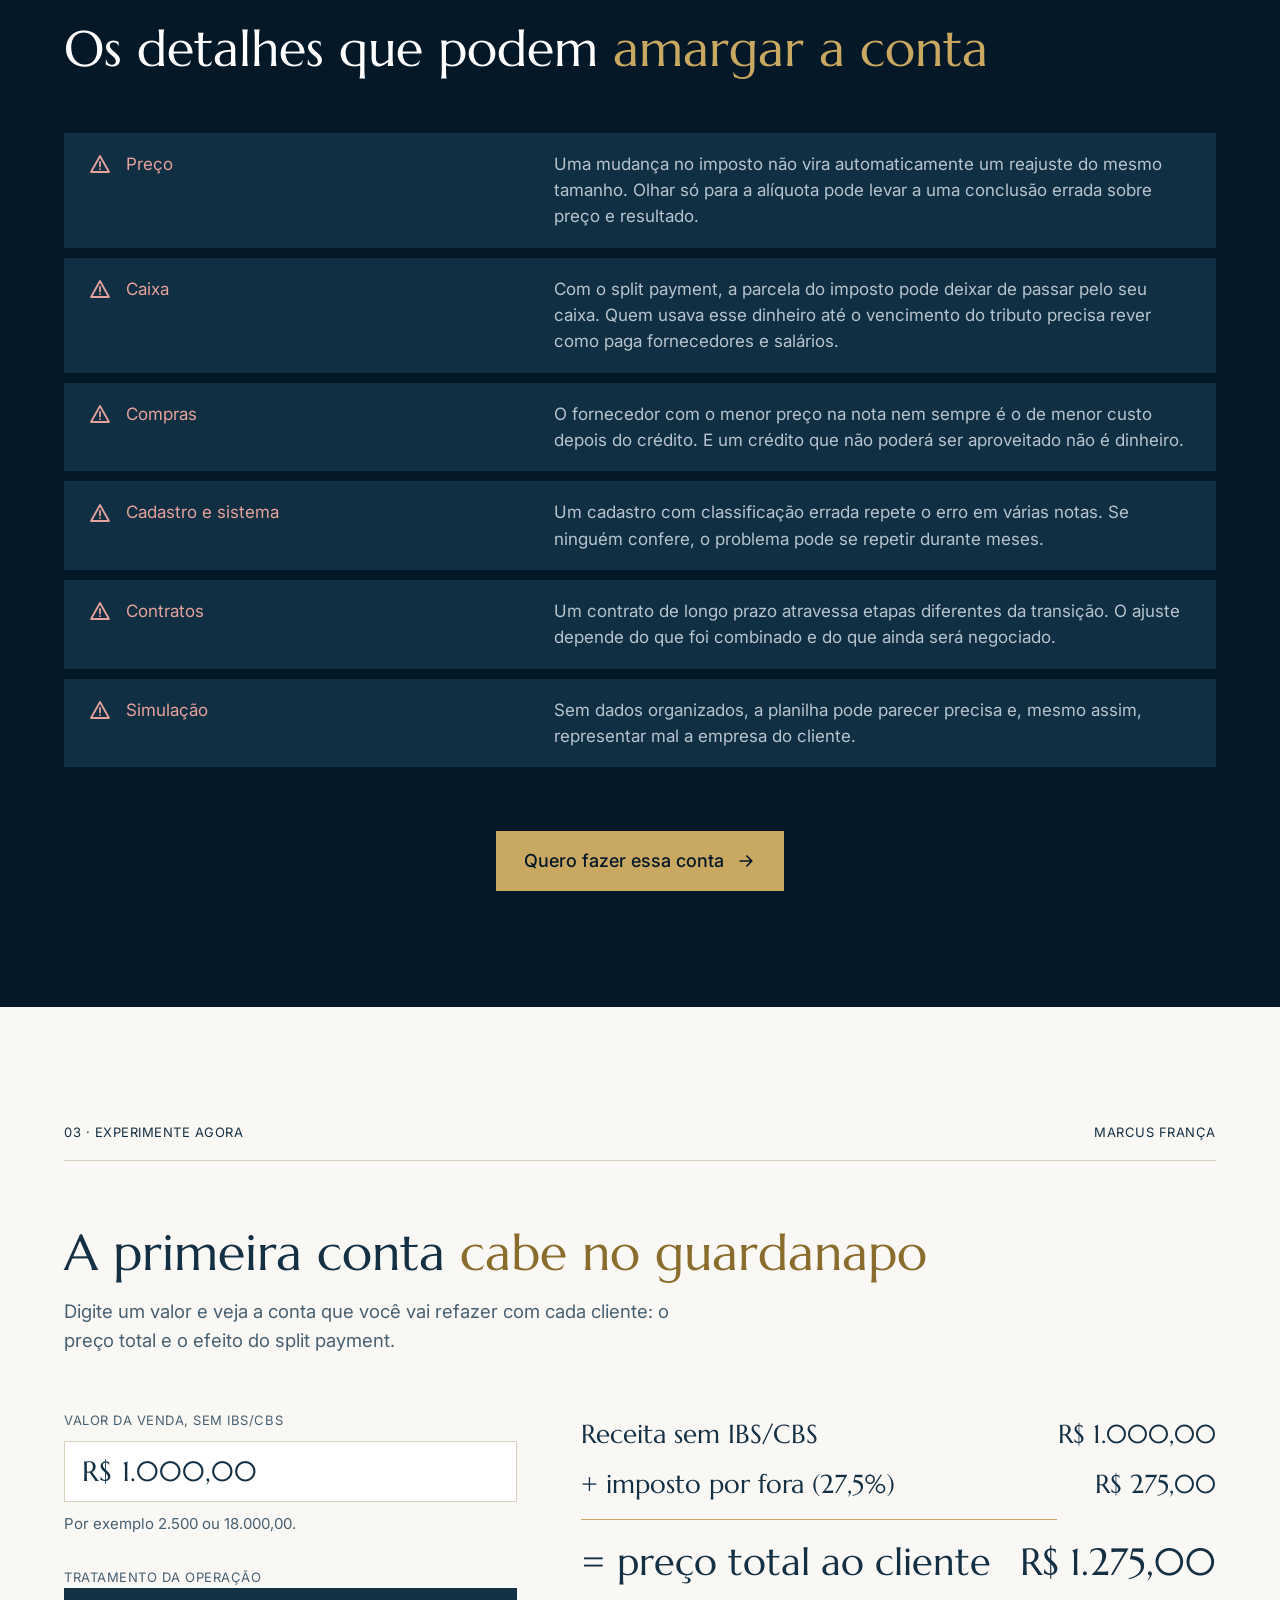
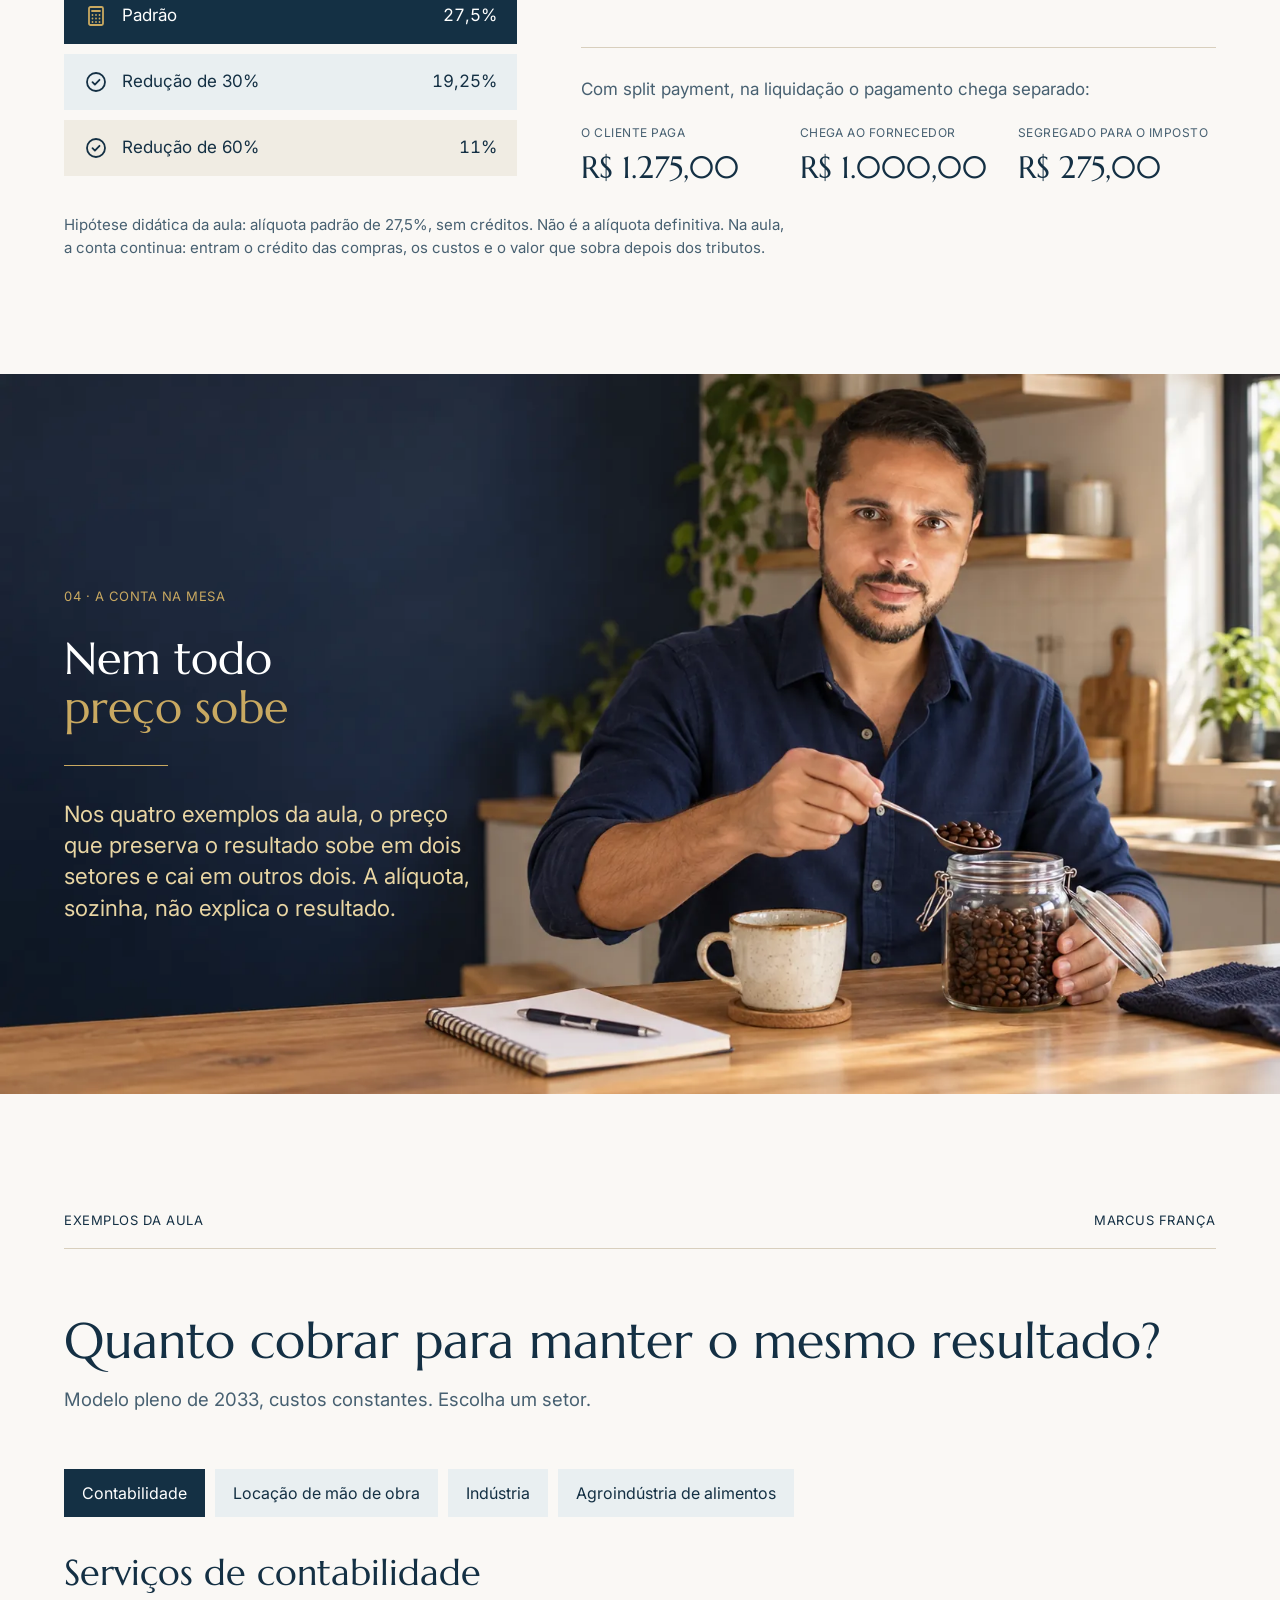
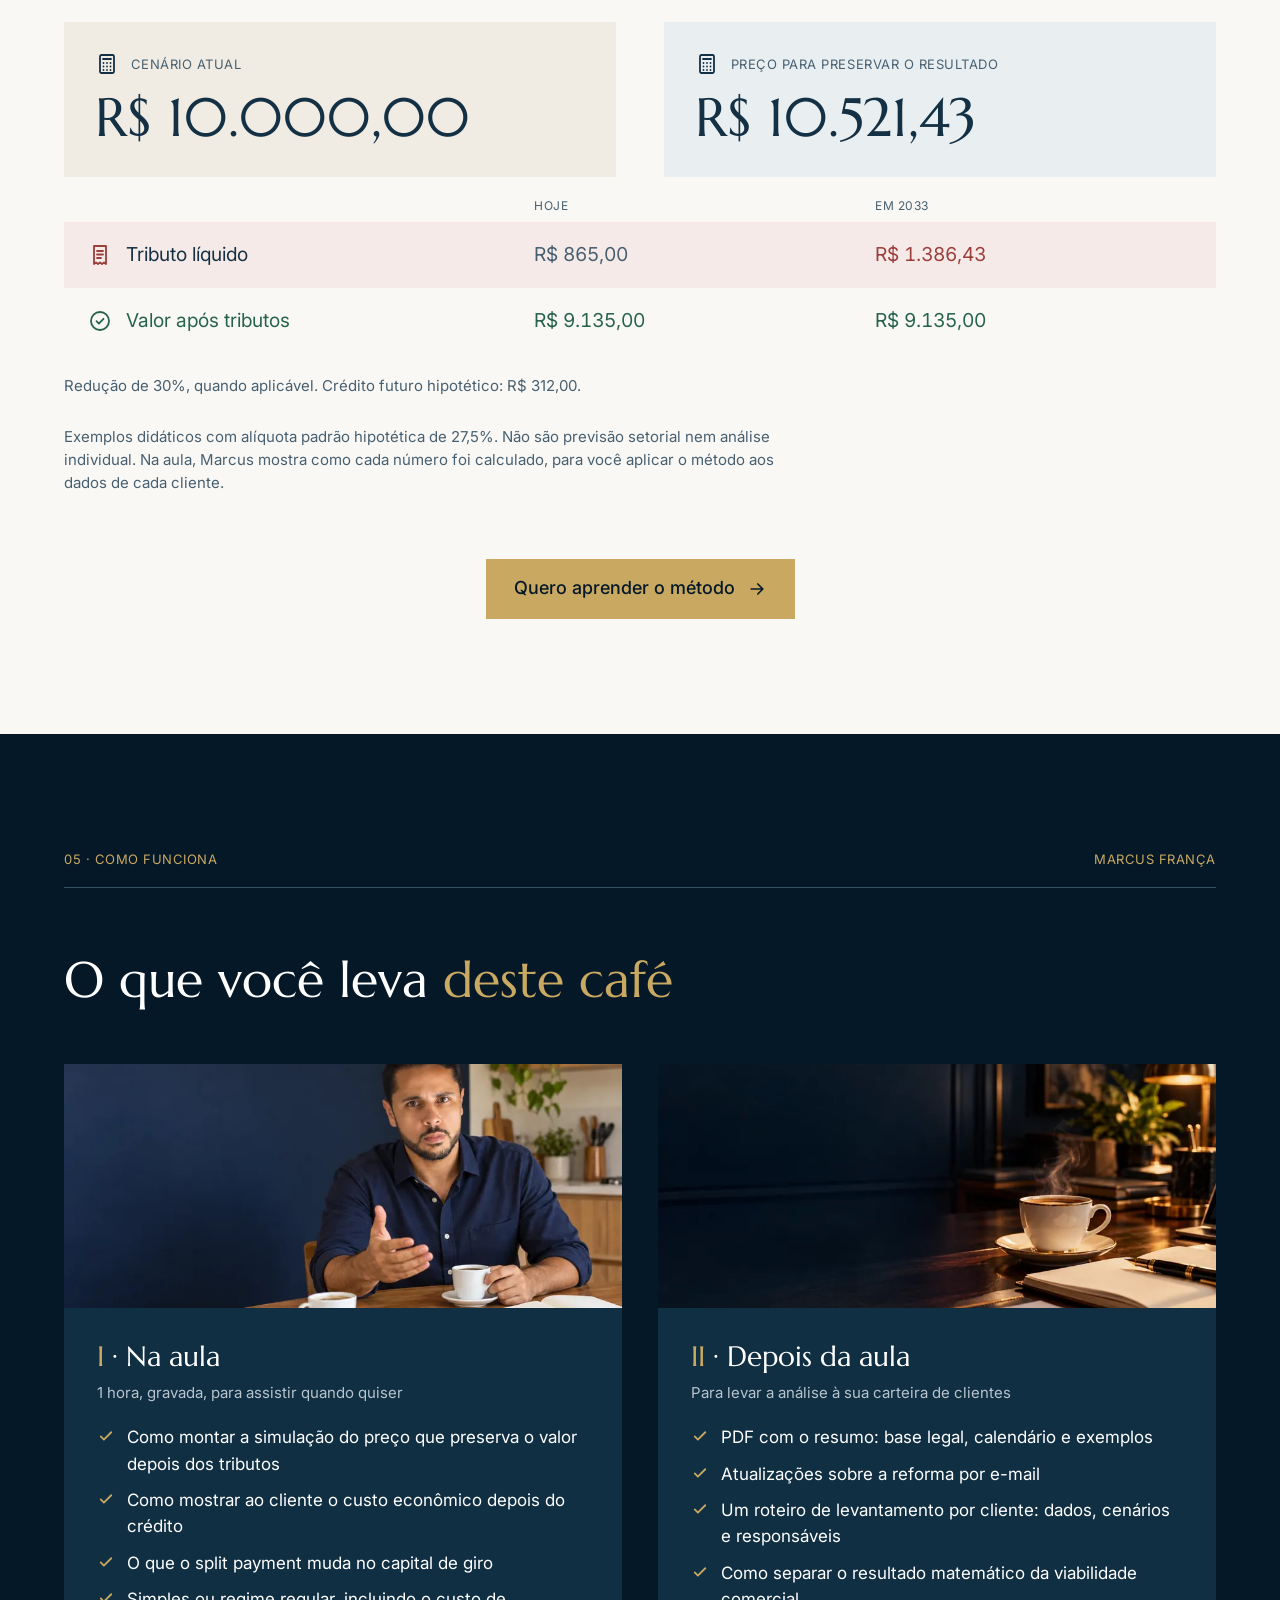
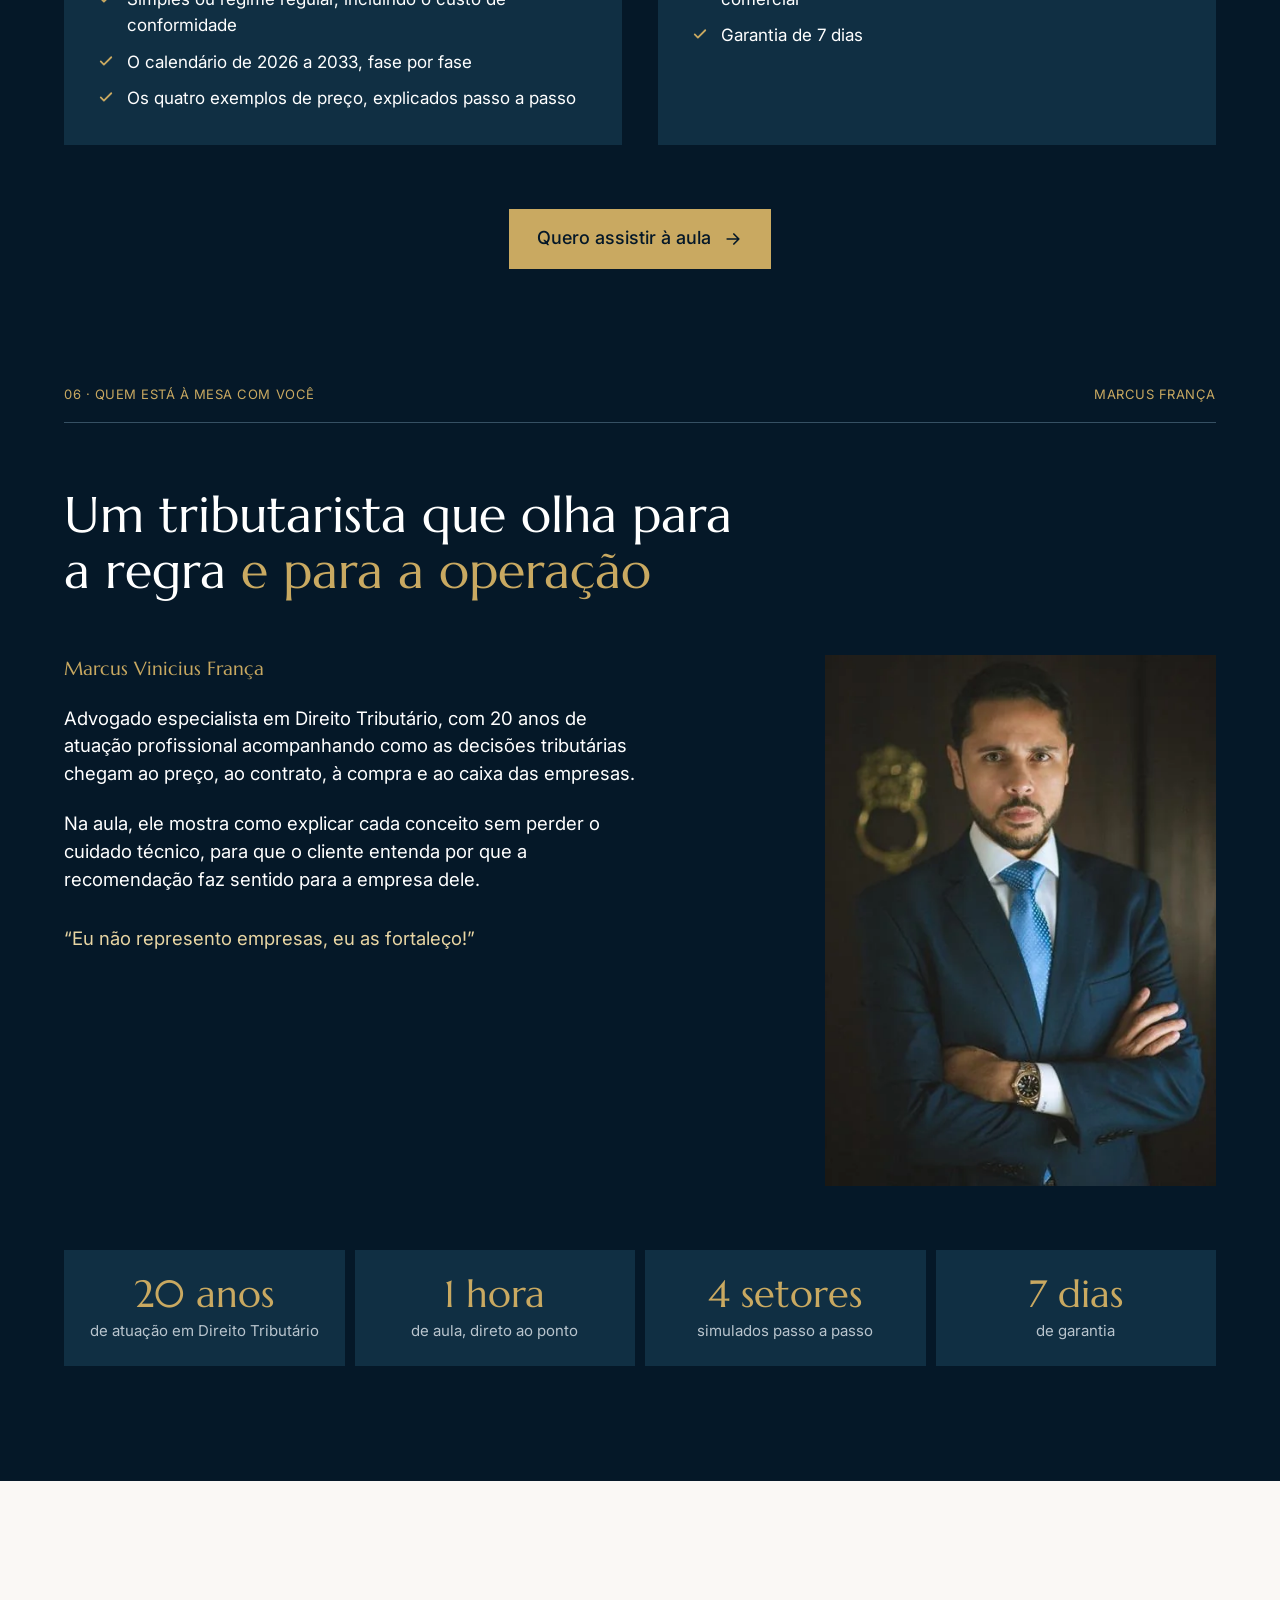
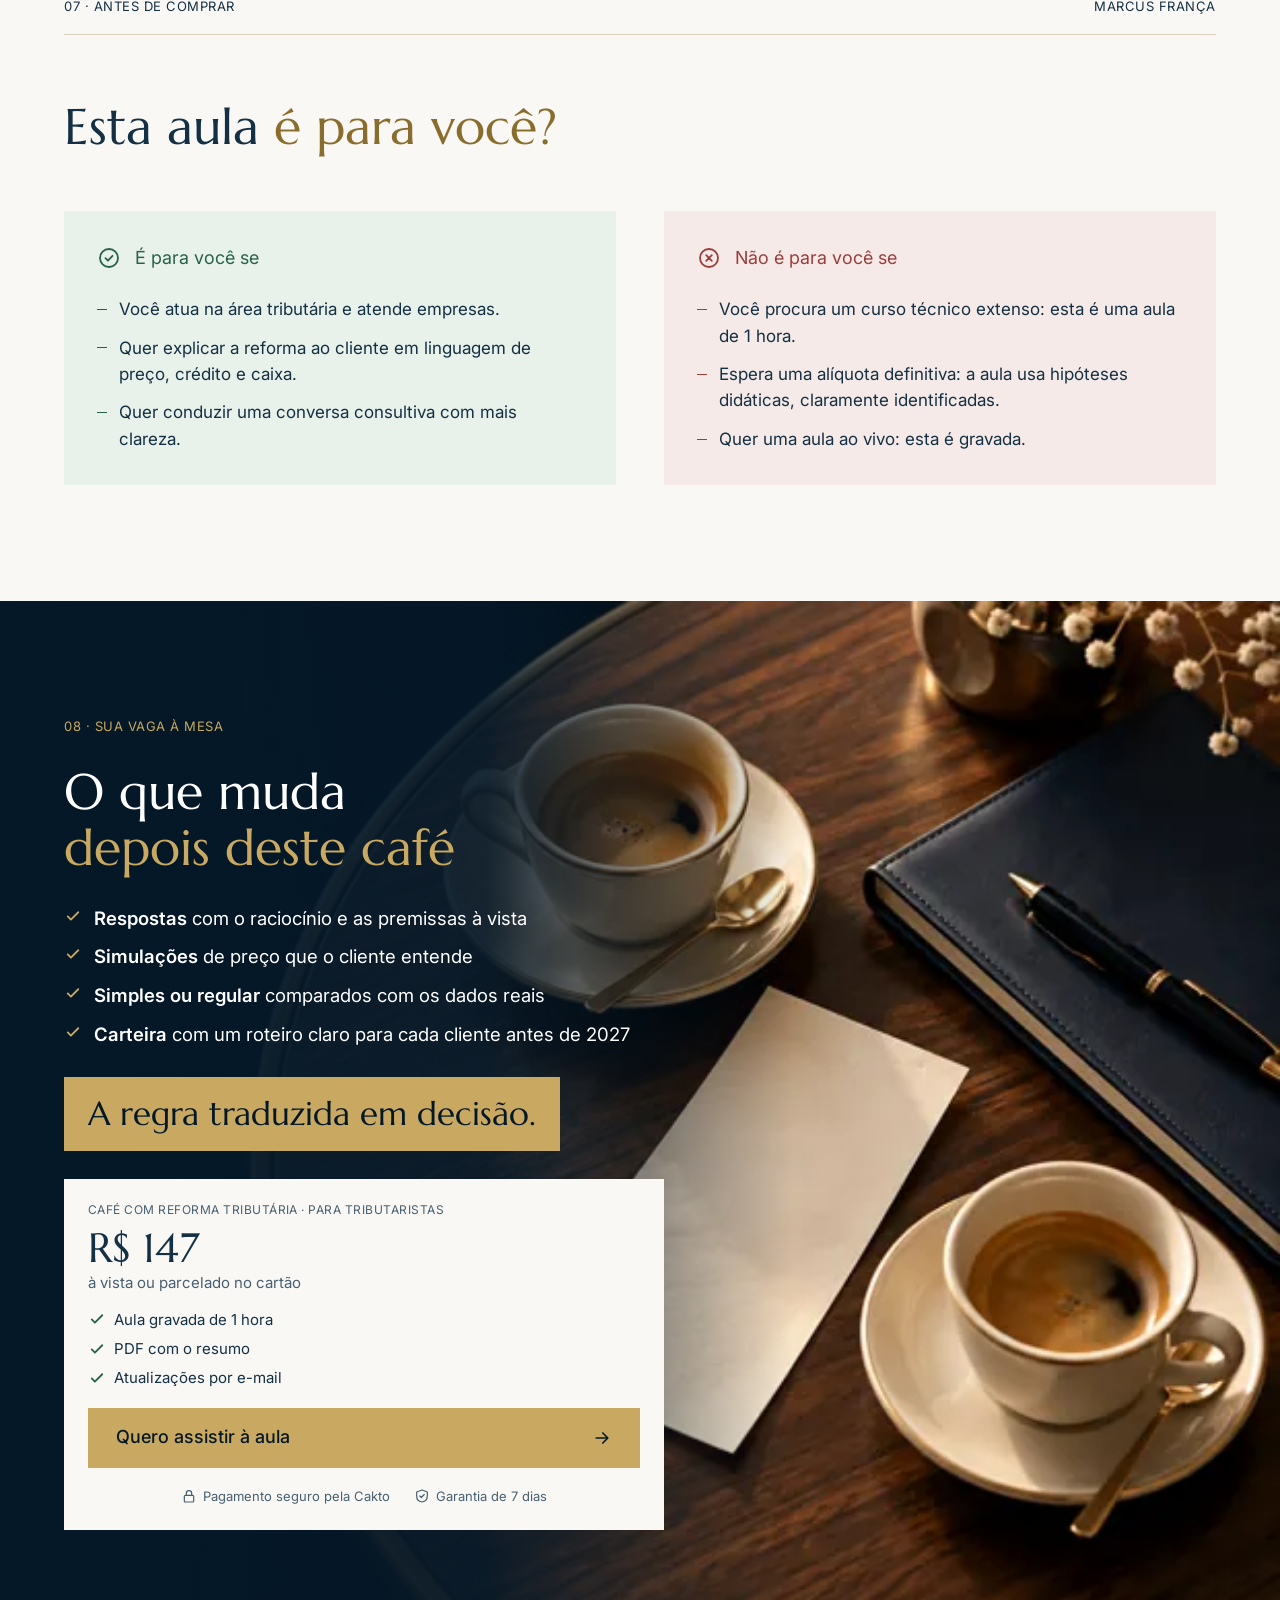
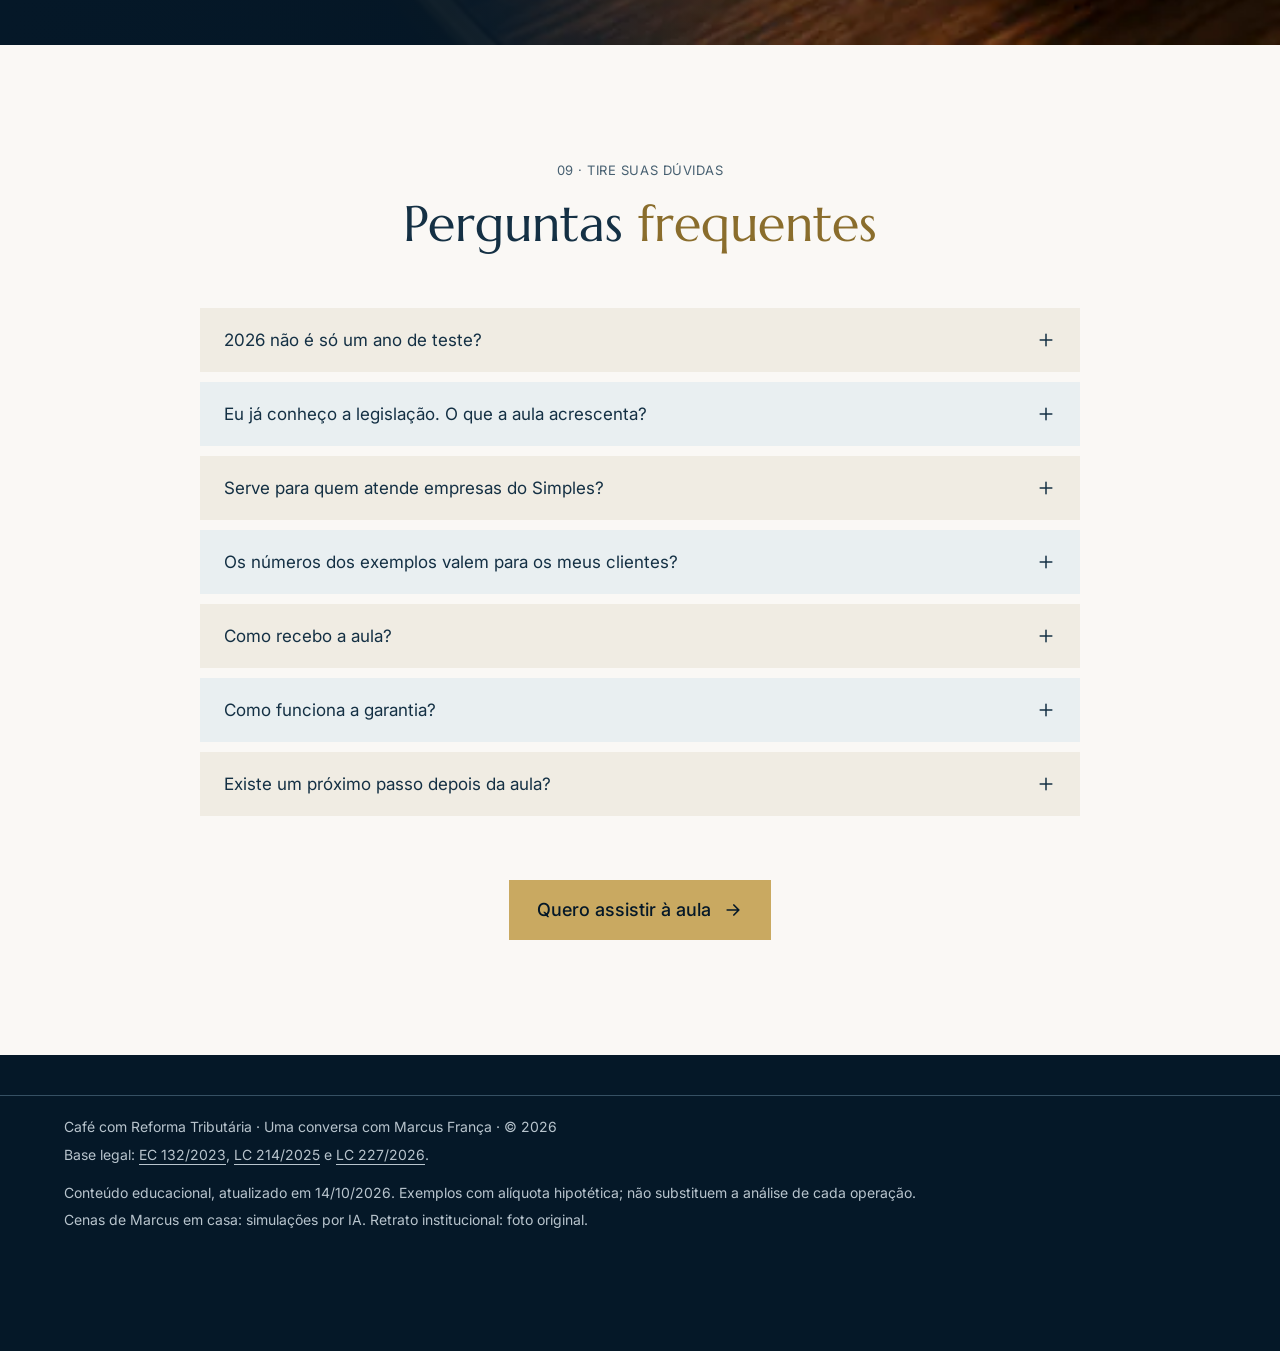
<file: pages/cafe-reforma-tributaristas/index.html>
<!doctype html>
<html lang="pt-BR">
  <head>
    <meta charset="utf-8" />
    <meta name="viewport" content="width=device-width, initial-scale=1" />
    <title>Café com Reforma Tributária — responda ao cliente com a conta na mesa | Marcus França</title>
    <meta
      name="description"
      content="Aula gravada de 1 hora com Marcus França para profissionais tributários: como traduzir a Reforma Tributária em preço, crédito e caixa para o seu cliente. PDF com resumo, atualizações por e-mail e garantia de 7 dias."
    />
    <meta name="theme-color" content="#051828" />
    <meta property="og:type" content="website" />
    <meta property="og:locale" content="pt_BR" />
    <meta property="og:title" content="Responda ao cliente com a conta na mesa — Café com Reforma Tributária" />
    <meta property="og:description" content="Preciso aumentar meu preço? Vale mudar a forma de recolher? Quanto vou precisar no caixa? Aula gravada de 1 hora com Marcus França." />
    <meta property="og:image" content="img/og-cafe.jpg" />

    <link rel="preconnect" href="https://fonts.googleapis.com" />
    <link rel="preconnect" href="https://fonts.gstatic.com" crossorigin />
    <link rel="stylesheet" href="https://fonts.googleapis.com/css2?family=Inter:wght@400;500;600&family=Marcellus&display=swap" />
    <link rel="preload" as="image" href="img/cena-coado-1672.webp" imagesrcset="img/cena-coado-900.webp 900w, img/cena-coado-1672.webp 1672w" imagesizes="100vw" />
    <link rel="stylesheet" href="styles.css" />

    <script>
      /* ============================================================
         CONFIGURAÇÃO DA OFERTA — edite aqui.
         preco:    valor exibido na página (ex.: 147 ou 247).
         parcelas: texto exibido abaixo do preço.
         checkout: link do produto na Cakto (ex.: https://pay.cakto.com.br/xxxxxx).
         ============================================================ */
      window.OFERTA = {
        preco: 147,
        parcelas: "à vista ou parcelado no cartão",
        checkout: "https://pay.cakto.com.br/SEU-CODIGO-TRIBUTARISTAS",
      };
    </script>
  </head>
  <body>
    <!-- Ícones (traço fino, como no PDF) -->
    <svg width="0" height="0" style="position: absolute" aria-hidden="true">
      <symbol id="i-seta" viewBox="0 0 24 24"><path d="M5 12h14M13 6l6 6-6 6" /></symbol>
      <symbol id="i-calc" viewBox="0 0 24 24"><rect x="5" y="3" width="14" height="18" rx="1.5" /><path d="M8 7h8M8.5 11h.01M12 11h.01M15.5 11h.01M8.5 14.5h.01M12 14.5h.01M15.5 14.5h.01M8.5 18h.01M12 18h.01M15.5 18h.01" /></symbol>
      <symbol id="i-recibo" viewBox="0 0 24 24"><path d="M6 3h12v18l-2-1.5L14 21l-2-1.5L10 21l-2-1.5L6 21z" /><path d="M9 8h6M9 11.5h6M9 15h4" /></symbol>
      <symbol id="i-ok" viewBox="0 0 24 24"><circle cx="12" cy="12" r="9" /><path d="M8.5 12.2l2.4 2.4 4.6-4.8" /></symbol>
      <symbol id="i-check" viewBox="0 0 24 24"><path d="M5 12.5l4.2 4.2L19 7" /></symbol>
      <symbol id="i-x" viewBox="0 0 24 24"><circle cx="12" cy="12" r="9" /><path d="M9.2 9.2l5.6 5.6M14.8 9.2l-5.6 5.6" /></symbol>
      <symbol id="i-alerta" viewBox="0 0 24 24"><path d="M12 4l9 16H3z" /><path d="M12 10v4.5M12 17.2h.01" /></symbol>
      <symbol id="i-doc" viewBox="0 0 24 24"><path d="M7 3h7l5 5v13H7z" /><path d="M14 3v5h5M10 13h6M10 17h6" /></symbol>
      <symbol id="i-play" viewBox="0 0 24 24"><circle cx="12" cy="12" r="9" /><path d="M10 8.5v7l6-3.5z" /></symbol>
      <symbol id="i-email" viewBox="0 0 24 24"><rect x="3" y="5" width="18" height="14" rx="1.5" /><path d="M3.5 6.5l8.5 6.5 8.5-6.5" /></symbol>
      <symbol id="i-escudo" viewBox="0 0 24 24"><path d="M12 3l8 3v6c0 4.5-3.4 8.2-8 9-4.6-.8-8-4.5-8-9V6z" /><path d="M8.7 12l2.3 2.3 4.3-4.6" /></symbol>
      <symbol id="i-cadeado" viewBox="0 0 24 24"><rect x="5" y="11" width="14" height="10" rx="1.5" /><path d="M8 11V8a4 4 0 0 1 8 0v3" /></symbol>
      <symbol id="i-mais" viewBox="0 0 24 24"><path d="M12 5v14M5 12h14" /></symbol>
    </svg>

    <a class="skip" href="#conteudo">Pular para o conteúdo</a>

    <header class="topbar">
      <p class="announce">
        <span>A CBS começa em 2027, e PIS e Cofins deixam de existir.</span>
        <a href="#oferta">Prepare a conversa com seus clientes <svg class="ico" aria-hidden="true"><use href="#i-seta" /></svg></a>
      </p>
      <div class="wrap topbar__inner">
        <a class="topbar__label" href="#topo">Café com Reforma</a>
        <nav aria-label="Seções">
          <a href="#problema">O problema</a>
          <a href="#guardanapo">Faça a conta</a>
          <a href="#marcus">Marcus França</a>
          <a href="#duvidas">Dúvidas</a>
          <a class="btn" href="#oferta">Quero a aula</a>
        </nav>
      </div>
    </header>

    <main id="conteudo">
      <!-- ============ PRIMEIRA TELA ============ -->
      <section class="scene hero" id="topo" aria-labelledby="titulo">
        <figure class="scene__media">
          <img
            src="img/cena-coado-1672.webp"
            srcset="img/cena-coado-900.webp 900w, img/cena-coado-1672.webp 1672w"
            sizes="100vw"
            width="1672"
            height="941"
            alt="Marcus França passando café coado na cozinha"
            fetchpriority="high"
          />
        </figure>
        <div class="scene__text">
          <p class="scene__label">Para contadores, advogados e consultores tributários</p>
          <h1 id="titulo">Responda ao cliente com a <span class="hl">conta na mesa</span></h1>
          <p class="scene__lead">
            Em 1 hora, Marcus França mostra como traduzir a Reforma Tributária em <strong>preço</strong>,
            <strong>crédito</strong> e <strong>caixa</strong> para o seu cliente.
          </p>
          <div class="offer-card">
            <div class="offer-card__top">
              <div class="price">
                <span class="offer-card__label">Aula gravada · 1 hora</span>
                <span class="price__value num" data-preco>R$ 147</span>
                <span class="price__note" data-parcelas>à vista ou parcelado no cartão</span>
              </div>
              <ul class="offer-card__list">
                <li><svg class="ico" aria-hidden="true"><use href="#i-check" /></svg>PDF com o resumo</li>
                <li><svg class="ico" aria-hidden="true"><use href="#i-check" /></svg>Atualizações por e-mail</li>
                <li><svg class="ico" aria-hidden="true"><use href="#i-check" /></svg>Garantia de 7 dias</li>
              </ul>
            </div>
            <a class="btn btn--block" href="#oferta" data-checkout="capa">
              Quero assistir à aula
              <svg class="ico" aria-hidden="true"><use href="#i-seta" /></svg>
            </a>
          </div>
        </div>
      </section>

      <!-- ============ O PROBLEMA ============ -->
      <section class="section navy" id="problema" aria-labelledby="t-problema">
        <div class="wrap">
          <div class="slide-top"><span>01 · O problema</span><span>Marcus França</span></div>
          <div class="gap slide-body">
            <div class="gap__text">
              <h2 class="slide-title reveal" id="t-problema">Entre a lei e o cliente, <span class="hl">existe uma conta</span></h2>
              <p class="gap__lead reveal" style="--i: 1">
                A reforma muda a legislação, mas as dúvidas chegam ao escritório em linguagem empresarial:
                <strong>preciso aumentar meu preço? Vale a pena mudar a forma de recolher os tributos? Quanto dinheiro vou precisar no caixa?</strong>
              </p>
              <p class="reveal" style="--i: 2">Uma resposta útil mostra o raciocínio e explica as premissas. Ela está na conta que liga a regra à operação do cliente.</p>
            </div>
            <ol class="gap__chart reveal" style="--i: 1" aria-label="Da lei ao caixa">
              <li>
                <p><strong>A lei</strong><span>EC 132 · LC 214 · LC 227</span></p>
                <div class="gap__bar gap__bar--full"></div>
                <small>Siglas, alíquotas e prazos.</small>
              </li>
              <li>
                <p><strong class="hl">A conta</strong><span>Preço · crédito · margem</span></p>
                <div class="gap__bar gap__bar--gold"></div>
                <small>Onde a regra encontra a operação do cliente.</small>
              </li>
              <li>
                <p><strong>O caixa</strong><span>Resultado</span></p>
                <div class="gap__bar gap__bar--dim"></div>
                <small>Onde o cliente sente o efeito.</small>
              </li>
            </ol>
          </div>
        </div>
      </section>

      <!-- ============ O QUE ESTÁ EM JOGO ============ -->
      <section class="section navy" aria-labelledby="t-em-jogo" style="padding-top: 0">
        <div class="wrap">
          <div class="slide-top"><span>02 · O que está em jogo</span><span>Marcus França</span></div>
          <h2 class="slide-title reveal" id="t-em-jogo">Os detalhes que podem <span class="hl">amargar a conta</span></h2>
          <ul class="rows slide-body">
            <li class="row row--warn reveal">
              <span class="row__label"><svg class="ico" aria-hidden="true"><use href="#i-alerta" /></svg>Preço</span>
              <span class="row__desc">Uma mudança no imposto não vira automaticamente um reajuste do mesmo tamanho. Olhar só para a alíquota pode levar a uma conclusão errada sobre preço e resultado.</span>
            </li>
            <li class="row row--warn reveal" style="--i: 1">
              <span class="row__label"><svg class="ico" aria-hidden="true"><use href="#i-alerta" /></svg>Caixa</span>
              <span class="row__desc">Com o split payment, a parcela do imposto pode deixar de passar pelo seu caixa. Quem usava esse dinheiro até o vencimento do tributo precisa rever como paga fornecedores e salários.</span>
            </li>
            <li class="row row--warn reveal" style="--i: 2">
              <span class="row__label"><svg class="ico" aria-hidden="true"><use href="#i-alerta" /></svg>Compras</span>
              <span class="row__desc">O fornecedor com o menor preço na nota nem sempre é o de menor custo depois do crédito. E um crédito que não poderá ser aproveitado não é dinheiro.</span>
            </li>
            <li class="row row--warn reveal" style="--i: 3">
              <span class="row__label"><svg class="ico" aria-hidden="true"><use href="#i-alerta" /></svg>Cadastro e sistema</span>
              <span class="row__desc">Um cadastro com classificação errada repete o erro em várias notas. Se ninguém confere, o problema pode se repetir durante meses.</span>
            </li>
            <li class="row row--warn reveal" style="--i: 4">
              <span class="row__label"><svg class="ico" aria-hidden="true"><use href="#i-alerta" /></svg>Contratos</span>
              <span class="row__desc">Um contrato de longo prazo atravessa etapas diferentes da transição. O ajuste depende do que foi combinado e do que ainda será negociado.</span>
            </li>
            <li class="row row--warn reveal" style="--i: 5">
              <span class="row__label"><svg class="ico" aria-hidden="true"><use href="#i-alerta" /></svg>Simulação</span>
              <span class="row__desc">Sem dados organizados, a planilha pode parecer precisa e, mesmo assim, representar mal a empresa do cliente.</span>
            </li>
          </ul>
          <div class="mid-cta">
            <a class="btn" href="#oferta" data-checkout="problema">Quero fazer essa conta <svg class="ico" aria-hidden="true"><use href="#i-seta" /></svg></a>
          </div>
        </div>
      </section>

      <!-- ============ FAÇA A CONTA ============ -->
      <section class="section ivory" id="guardanapo" aria-labelledby="t-guardanapo">
        <div class="wrap">
          <div class="slide-top"><span>03 · Experimente agora</span><span>Marcus França</span></div>
          <h2 class="slide-title reveal" id="t-guardanapo">A primeira conta <span class="hl">cabe no guardanapo</span></h2>
          <p class="slide-sub reveal" style="--i: 1">Digite um valor e veja a conta que você vai refazer com cada cliente: o preço total e o efeito do split payment.</p>

          <div class="napkin slide-body">
            <form id="conta" novalidate>
              <div class="field">
                <label for="valor">Valor da venda, sem IBS/CBS</label>
                <div class="money">
                  <span aria-hidden="true">R$</span>
                  <input id="valor" name="valor" type="text" inputmode="decimal" autocomplete="off" value="1.000,00" aria-describedby="valor-dica" />
                </div>
                <span class="field__hint" id="valor-dica">Por exemplo 2.500 ou 18.000,00.</span>
              </div>
              <fieldset class="field">
                <legend>Tratamento da operação</legend>
                <div class="choices">
                  <div class="choice">
                    <input type="radio" name="tratamento" id="t-padrao" value="0.275" checked />
                    <label for="t-padrao"><svg class="ico" aria-hidden="true"><use href="#i-calc" /></svg><span>Padrão</span><span>27,5%</span></label>
                  </div>
                  <div class="choice">
                    <input type="radio" name="tratamento" id="t-30" value="0.1925" />
                    <label for="t-30"><svg class="ico" aria-hidden="true"><use href="#i-ok" /></svg><span>Redução de 30%</span><span>19,25%</span></label>
                  </div>
                  <div class="choice">
                    <input type="radio" name="tratamento" id="t-60" value="0.11" />
                    <label for="t-60"><svg class="ico" aria-hidden="true"><use href="#i-ok" /></svg><span>Redução de 60%</span><span>11%</span></label>
                  </div>
                </div>
              </fieldset>
            </form>

            <div aria-live="polite">
              <div class="sum">
                <p class="sum__line"><span>Receita sem IBS/CBS</span><span id="r-base">R$ 1.000,00</span></p>
                <p class="sum__line"><span>+ imposto por fora (<span id="r-aliquota">27,5%</span>)</span><span id="r-imposto">R$ 275,00</span></p>
                <div class="sum__rule" aria-hidden="true"></div>
                <p class="sum__line sum__total"><span>= preço total ao cliente</span><span id="r-total">R$ 1.275,00</span></p>
              </div>

              <div class="split">
                <p class="split__intro">Com split payment, na liquidação o pagamento chega separado:</p>
                <dl class="split__cols">
                  <div><dt>O cliente paga</dt><dd id="r-cliente">R$ 1.275,00</dd></div>
                  <div><dt>Chega ao fornecedor</dt><dd id="r-fornecedor">R$ 1.000,00</dd></div>
                  <div><dt>Segregado para o imposto</dt><dd id="r-tributo">R$ 275,00</dd></div>
                </dl>
              </div>
            </div>
          </div>

          <p class="slide-note">
            Hipótese didática da aula: alíquota padrão de 27,5%, sem créditos. Não é a alíquota definitiva. Na aula, a conta continua:
            entram o crédito das compras, os custos e o valor que sobra depois dos tributos.
          </p>
        </div>
      </section>

      <!-- ============ NEM TODO PREÇO SOBE ============ -->
      <section class="scene" aria-labelledby="t-conta-mesa">
        <figure class="scene__media">
          <img
            src="img/cena-graos-1672.webp"
            srcset="img/cena-graos-900.webp 900w, img/cena-graos-1672.webp 1672w"
            sizes="100vw"
            width="1672"
            height="941"
            alt="Marcus França servindo grãos de café de um pote de vidro"
            loading="lazy"
          />
        </figure>
        <div class="scene__text">
          <p class="scene__label reveal">04 · A conta na mesa</p>
          <h2 class="reveal" id="t-conta-mesa">Nem todo <span class="hl">preço sobe</span></h2>
          <hr class="gold-rule reveal" />
          <p class="scene__lead reveal" style="--i: 1">
            Nos quatro exemplos da aula, o preço que preserva o resultado sobe em dois setores e cai em outros dois. A alíquota,
            sozinha, não explica o resultado.
          </p>
        </div>
      </section>

      <section class="section ivory" aria-labelledby="t-casos">
        <div class="wrap">
          <div class="slide-top"><span>Exemplos da aula</span><span>Marcus França</span></div>
          <h2 class="slide-title reveal" id="t-casos">Quanto cobrar para manter o mesmo resultado?</h2>
          <p class="slide-sub reveal" style="--i: 1">Modelo pleno de 2033, custos constantes. Escolha um setor.</p>

          <div class="slide-body">
            <div class="tabs" role="tablist" aria-label="Setores" hidden>
              <button class="tab" type="button" role="tab" id="aba-contabilidade" aria-controls="caso-contabilidade">Contabilidade</button>
              <button class="tab" type="button" role="tab" id="aba-mao-de-obra" aria-controls="caso-mao-de-obra">Locação de mão de obra</button>
              <button class="tab" type="button" role="tab" id="aba-industria" aria-controls="caso-industria">Indústria</button>
              <button class="tab" type="button" role="tab" id="aba-agro" aria-controls="caso-agro">Agroindústria de alimentos</button>
            </div>

            <article class="case" id="caso-contabilidade" aria-labelledby="aba-contabilidade">
              <h3>Serviços de contabilidade</h3>
              <div class="case__big">
                <div><p><svg class="ico" aria-hidden="true"><use href="#i-calc" /></svg>Cenário atual</p><strong>R$ 10.000,00</strong></div>
                <div><p><svg class="ico" aria-hidden="true"><use href="#i-calc" /></svg>Preço para preservar o resultado</p><strong>R$ 10.521,43</strong></div>
              </div>
              <div class="case__head" aria-hidden="true"><span></span><span>Hoje</span><span>Em 2033</span></div>
              <p class="case__row case__row--red"><span><svg class="ico" aria-hidden="true"><use href="#i-recibo" /></svg>Tributo líquido</span><span>R$ 865,00</span><span>R$ 1.386,43</span></p>
              <p class="case__row case__row--ok"><span><svg class="ico" aria-hidden="true"><use href="#i-ok" /></svg>Valor após tributos</span><span>R$ 9.135,00</span><span>R$ 9.135,00</span></p>
              <p class="case__note">Redução de 30%, quando aplicável. Crédito futuro hipotético: R$ 312,00.</p>
            </article>

            <article class="case" id="caso-mao-de-obra" aria-labelledby="aba-mao-de-obra">
              <h3>Locação de mão de obra</h3>
              <div class="case__big">
                <div><p><svg class="ico" aria-hidden="true"><use href="#i-calc" /></svg>Cenário atual</p><strong>R$ 10.000,00</strong></div>
                <div><p><svg class="ico" aria-hidden="true"><use href="#i-calc" /></svg>Preço para preservar o resultado</p><strong>R$ 10.827,30</strong></div>
              </div>
              <div class="case__head" aria-hidden="true"><span></span><span>Hoje</span><span>Em 2033</span></div>
              <p class="case__row case__row--red"><span><svg class="ico" aria-hidden="true"><use href="#i-recibo" /></svg>Tributo líquido</span><span>R$ 1.333,00</span><span>R$ 2.160,30</span></p>
              <p class="case__row case__row--ok"><span><svg class="ico" aria-hidden="true"><use href="#i-ok" /></svg>Valor após tributos</span><span>R$ 8.667,00</span><span>R$ 8.667,00</span></p>
              <p class="case__note">Alíquota padrão hipotética. Crédito futuro hipotético: R$ 175,00. O reajuste ainda depende do contrato e da negociação.</p>
            </article>

            <article class="case" id="caso-industria" aria-labelledby="aba-industria">
              <h3>Indústria</h3>
              <div class="case__big">
                <div><p><svg class="ico" aria-hidden="true"><use href="#i-calc" /></svg>Cenário atual</p><strong>R$ 10.500,00</strong></div>
                <div><p><svg class="ico" aria-hidden="true"><use href="#i-calc" /></svg>Preço para preservar o resultado</p><strong>R$ 10.277,78</strong></div>
              </div>
              <div class="case__head" aria-hidden="true"><span></span><span>Hoje</span><span>Em 2033</span></div>
              <p class="case__row case__row--fall"><span><svg class="ico" aria-hidden="true"><use href="#i-recibo" /></svg>Tributo líquido</span><span>R$ 1.355,00</span><span>R$ 1.132,78</span></p>
              <p class="case__row case__row--ok"><span><svg class="ico" aria-hidden="true"><use href="#i-ok" /></svg>Valor após tributos</span><span>R$ 9.145,00</span><span>R$ 9.145,00</span></p>
              <p class="case__note">Crédito futuro hipotético: R$ 1.084,00. O mesmo resultado com um preço total menor, por causa do crédito. Não vale automaticamente para toda indústria.</p>
            </article>

            <article class="case" id="caso-agro" aria-labelledby="aba-agro">
              <h3>Agroindústria de alimentos</h3>
              <div class="case__big">
                <div><p><svg class="ico" aria-hidden="true"><use href="#i-calc" /></svg>Cenário atual</p><strong>R$ 10.000,00</strong></div>
                <div><p><svg class="ico" aria-hidden="true"><use href="#i-calc" /></svg>Preço para preservar o resultado</p><strong>R$ 9.121,98</strong></div>
              </div>
              <div class="case__head" aria-hidden="true"><span></span><span>Hoje</span><span>Em 2033</span></div>
              <p class="case__row case__row--fall"><span><svg class="ico" aria-hidden="true"><use href="#i-recibo" /></svg>Tributo líquido</span><span>R$ 1.217,00</span><span>R$ 338,98</span></p>
              <p class="case__row case__row--ok"><span><svg class="ico" aria-hidden="true"><use href="#i-ok" /></svg>Valor após tributos</span><span>R$ 8.783,00</span><span>R$ 8.783,00</span></p>
              <p class="case__note">Produto hipotético com redução de 60%. Crédito futuro hipotético: R$ 565,00.</p>
            </article>
          </div>

          <p class="slide-note">Exemplos didáticos com alíquota padrão hipotética de 27,5%. Não são previsão setorial nem análise individual. Na aula, Marcus mostra como cada número foi calculado, para você aplicar o método aos dados de cada cliente.</p>
          <div class="mid-cta">
            <a class="btn" href="#oferta" data-checkout="casos">Quero aprender o método <svg class="ico" aria-hidden="true"><use href="#i-seta" /></svg></a>
          </div>
        </div>
      </section>

      <!-- ============ COMO FUNCIONA: DOIS PILARES ============ -->
      <section class="section navy" aria-labelledby="t-pilares">
        <div class="wrap">
          <div class="slide-top"><span>05 · Como funciona</span><span>Marcus França</span></div>
          <h2 class="slide-title reveal" id="t-pilares">O que você leva <span class="hl">deste café</span></h2>
          <div class="pillars slide-body">
            <article class="pillar reveal">
              <figure class="pillar__media">
                <img src="img/cena-conversa-900.webp" width="900" height="506" alt="Marcus França explicando um ponto à mesa, com xícaras de café" loading="lazy" />
              </figure>
              <div class="pillar__body">
                <h3><span class="hl">I</span> · Na aula</h3>
                <p class="pillar__sub">1 hora, gravada, para assistir quando quiser</p>
                <ul class="checklist">
                  <li><svg class="ico" aria-hidden="true"><use href="#i-check" /></svg>Como montar a simulação do preço que preserva o valor depois dos tributos</li>
                  <li><svg class="ico" aria-hidden="true"><use href="#i-check" /></svg>Como mostrar ao cliente o custo econômico depois do crédito</li>
                  <li><svg class="ico" aria-hidden="true"><use href="#i-check" /></svg>O que o split payment muda no capital de giro</li>
                  <li><svg class="ico" aria-hidden="true"><use href="#i-check" /></svg>Simples ou regime regular, incluindo o custo de conformidade</li>
                  <li><svg class="ico" aria-hidden="true"><use href="#i-check" /></svg>O calendário de 2026 a 2033, fase por fase</li>
                  <li><svg class="ico" aria-hidden="true"><use href="#i-check" /></svg>Os quatro exemplos de preço, explicados passo a passo</li>
                </ul>
              </div>
            </article>
            <article class="pillar reveal" style="--i: 1">
              <figure class="pillar__media">
                <img src="img/mesa-consultoria-900.webp" width="900" height="506" alt="Xícara de café sobre a mesa de um escritório, ao lado de um caderno" loading="lazy" />
              </figure>
              <div class="pillar__body">
                <h3><span class="hl">II</span> · Depois da aula</h3>
                <p class="pillar__sub">Para levar a análise à sua carteira de clientes</p>
                <ul class="checklist">
                  <li><svg class="ico" aria-hidden="true"><use href="#i-check" /></svg>PDF com o resumo: base legal, calendário e exemplos</li>
                  <li><svg class="ico" aria-hidden="true"><use href="#i-check" /></svg>Atualizações sobre a reforma por e-mail</li>
                  <li><svg class="ico" aria-hidden="true"><use href="#i-check" /></svg>Um roteiro de levantamento por cliente: dados, cenários e responsáveis</li>
                  <li><svg class="ico" aria-hidden="true"><use href="#i-check" /></svg>Como separar o resultado matemático da viabilidade comercial</li>
                  <li><svg class="ico" aria-hidden="true"><use href="#i-check" /></svg>Garantia de 7 dias</li>
                </ul>
              </div>
            </article>
          </div>
          <div class="mid-cta">
            <a class="btn" href="#oferta" data-checkout="pilares">Quero assistir à aula <svg class="ico" aria-hidden="true"><use href="#i-seta" /></svg></a>
          </div>
        </div>
      </section>

      <!-- ============ QUEM CONDUZ ============ -->
      <section class="section navy" id="marcus" aria-labelledby="t-marcus" style="padding-top: 0">
        <div class="wrap">
          <div class="slide-top"><span>06 · Quem está à mesa com você</span><span>Marcus França</span></div>
          <h2 class="slide-title reveal" id="t-marcus">Um tributarista que olha para a regra <span class="hl">e para a operação</span></h2>
          <div class="host">
            <div class="host__text">
              <p class="host__name reveal">Marcus Vinicius França</p>
              <p class="reveal">
                Advogado especialista em Direito Tributário, com 20 anos de atuação profissional acompanhando como as decisões
                tributárias chegam ao preço, ao contrato, à compra e ao caixa das empresas.
              </p>
              <p class="reveal">Na aula, ele mostra como explicar cada conceito sem perder o cuidado técnico, para que o cliente entenda por que a recomendação faz sentido para a empresa dele.</p>
              <blockquote class="reveal"><p>“Eu não represento empresas, eu as fortaleço!”</p></blockquote>
            </div>
            <figure class="host__media reveal" style="--i: 1">
              <img src="img/marcus-retrato.webp" width="456" height="620" alt="Retrato de Marcus França, de terno azul e braços cruzados" loading="lazy" />
            </figure>
          </div>
          <dl class="stats reveal">
            <div><dd>20 anos</dd><dt>de atuação em Direito Tributário</dt></div>
            <div><dd>1 hora</dd><dt>de aula, direto ao ponto</dt></div>
            <div><dd>4 setores</dd><dt>simulados passo a passo</dt></div>
            <div><dd>7 dias</dd><dt>de garantia</dt></div>
          </dl>
        </div>
      </section>

      <!-- ============ PARA QUEM É ============ -->
      <section class="section ivory" aria-labelledby="t-para-quem">
        <div class="wrap">
          <div class="slide-top"><span>07 · Antes de comprar</span><span>Marcus França</span></div>
          <h2 class="slide-title reveal" id="t-para-quem">Esta aula <span class="hl">é para você?</span></h2>
          <div class="cards slide-body">
            <div class="card card--green reveal">
              <p class="card__head"><svg class="ico" aria-hidden="true"><use href="#i-ok" /></svg>É para você se</p>
              <ul class="list-check">
                <li>Você atua na área tributária e atende empresas.</li>
                <li>Quer explicar a reforma ao cliente em linguagem de preço, crédito e caixa.</li>
                <li>Quer conduzir uma conversa consultiva com mais clareza.</li>
              </ul>
            </div>
            <div class="card card--red reveal" style="--i: 1">
              <p class="card__head"><svg class="ico" aria-hidden="true"><use href="#i-x" /></svg>Não é para você se</p>
              <ul class="list-check">
                <li>Você procura um curso técnico extenso: esta é uma aula de 1 hora.</li>
                <li>Espera uma alíquota definitiva: a aula usa hipóteses didáticas, claramente identificadas.</li>
                <li>Quer uma aula ao vivo: esta é gravada.</li>
              </ul>
            </div>
          </div>
        </div>
      </section>

      <!-- ============ OFERTA ============ -->
      <section class="offer navy" id="oferta" aria-labelledby="t-oferta">
        <figure class="offer__media">
          <img
            src="img/mesa-tax-scale-1672.webp"
            srcset="img/mesa-tax-scale-900.webp 900w, img/mesa-tax-scale-1672.webp 1672w"
            sizes="(max-width: 960px) 100vw, 55vw"
            width="1672"
            height="941"
            alt="Duas xícaras de café e um caderno sobre uma mesa redonda de madeira"
            loading="lazy"
          />
        </figure>
        <div class="wrap offer__inner">
          <div class="offer__box">
            <p class="scene__label">08 · Sua vaga à mesa</p>
            <h2 id="t-oferta">O que muda <span class="hl">depois deste café</span></h2>
            <ul class="checklist checklist--light">
              <li><svg class="ico" aria-hidden="true"><use href="#i-check" /></svg><span><strong>Respostas</strong> com o raciocínio e as premissas à vista</span></li>
              <li><svg class="ico" aria-hidden="true"><use href="#i-check" /></svg><span><strong>Simulações</strong> de preço que o cliente entende</span></li>
              <li><svg class="ico" aria-hidden="true"><use href="#i-check" /></svg><span><strong>Simples ou regular</strong> comparados com os dados reais</span></li>
              <li><svg class="ico" aria-hidden="true"><use href="#i-check" /></svg><span><strong>Carteira</strong> com um roteiro claro para cada cliente antes de 2027</span></li>
            </ul>
            <p class="highlight-box">A regra traduzida em decisão.</p>

            <div class="offer-card offer-card--wide">
              <div class="offer-card__top">
                <div class="price">
                  <span class="offer-card__label">Café com Reforma Tributária · para tributaristas</span>
                  <span class="price__value num" data-preco>R$ 147</span>
                  <span class="price__note" data-parcelas>à vista ou parcelado no cartão</span>
                </div>
                <ul class="offer-card__list">
                  <li><svg class="ico" aria-hidden="true"><use href="#i-check" /></svg>Aula gravada de 1 hora</li>
                  <li><svg class="ico" aria-hidden="true"><use href="#i-check" /></svg>PDF com o resumo</li>
                  <li><svg class="ico" aria-hidden="true"><use href="#i-check" /></svg>Atualizações por e-mail</li>
                </ul>
              </div>
              <a class="btn btn--block" href="#oferta" data-checkout="oferta">
                Quero assistir à aula
                <svg class="ico" aria-hidden="true"><use href="#i-seta" /></svg>
              </a>
              <p class="offer-card__foot">
                <span><svg class="ico" aria-hidden="true"><use href="#i-cadeado" /></svg>Pagamento seguro pela Cakto</span>
                <span><svg class="ico" aria-hidden="true"><use href="#i-escudo" /></svg>Garantia de 7 dias</span>
              </p>
            </div>
          </div>
        </div>
      </section>

      <!-- ============ DÚVIDAS ============ -->
      <section class="section ivory" id="duvidas" aria-labelledby="t-duvidas">
        <div class="wrap faq-wrap">
          <p class="center-label">09 · Tire suas dúvidas</p>
          <h2 class="slide-title center reveal" id="t-duvidas">Perguntas <span class="hl">frequentes</span></h2>
          <div class="faq slide-body">
            <details>
              <summary><span>2026 não é só um ano de teste?</span><svg class="ico ico--toggle" aria-hidden="true"><use href="#i-mais" /></svg></summary>
              <div><p>É, mas o teste também exige preparo. A empresa precisa saber emitir e conferir as notas com a CBS de 0,9% e o IBS de 0,1% de teste. E, em 2027, a CBS começa e PIS e Cofins deixam de existir.</p></div>
            </details>
            <details>
              <summary><span>Eu já conheço a legislação. O que a aula acrescenta?</span><svg class="ico ico--toggle" aria-hidden="true"><use href="#i-mais" /></svg></summary>
              <div><p>A ligação entre a regra e a operação do cliente: como transformar uma dúvida ampla em uma análise, mostrar o raciocínio e explicar as premissas em linguagem empresarial.</p></div>
            </details>
            <details>
              <summary><span>Serve para quem atende empresas do Simples?</span><svg class="ico ico--toggle" aria-hidden="true"><use href="#i-mais" /></svg></summary>
              <div><p>Sim. A aula trata da escolha entre manter IBS/CBS no Simples ou apurar esses tributos no regime regular, e do que entra nessa comparação. Os prazos dessas opções têm calendário próprio: confira sempre o calendário vigente antes de agir.</p></div>
            </details>
            <details>
              <summary><span>Os números dos exemplos valem para os meus clientes?</span><svg class="ico ico--toggle" aria-hidden="true"><use href="#i-mais" /></svg></summary>
              <div><p>Não diretamente. São exercícios com alíquota hipotética de 27,5% para aprender o método. O que você leva é a lógica da conta, para aplicar aos dados de cada cliente.</p></div>
            </details>
            <details>
              <summary><span>Como recebo a aula?</span><svg class="ico ico--toggle" aria-hidden="true"><use href="#i-mais" /></svg></summary>
              <div><p>A aula é gravada, com 1 hora de duração. Depois da compra, você assiste no horário que preferir e recebe o PDF com o resumo.</p></div>
            </details>
            <details>
              <summary><span>Como funciona a garantia?</span><svg class="ico ico--toggle" aria-hidden="true"><use href="#i-mais" /></svg></summary>
              <div><p>Você tem 7 dias depois da compra para pedir o reembolso.</p></div>
            </details>
            <details>
              <summary><span>Existe um próximo passo depois da aula?</span><svg class="ico ico--toggle" aria-hidden="true"><use href="#i-mais" /></svg></summary>
              <div><p>Sim. Para conversar sobre a sua atuação consultiva e os próximos passos do seu escritório, Marcus conduz a Mentoria Tax Scale, com aplicação à parte.</p></div>
            </details>
          </div>
          <div class="mid-cta">
            <a class="btn" href="#oferta" data-checkout="duvidas">Quero assistir à aula <svg class="ico" aria-hidden="true"><use href="#i-seta" /></svg></a>
          </div>
        </div>
      </section>
    </main>

    <footer class="footer navy">
      <div class="wrap footer__inner">
        <div>
          <p>Café com Reforma Tributária · Uma conversa com Marcus França · © 2026</p>
          <p>
            Base legal:
            <a class="link" href="https://www.planalto.gov.br/ccivil_03/constituicao/emendas/emc/emc132.htm" target="_blank" rel="noopener">EC 132/2023</a>,
            <a class="link" href="https://www.planalto.gov.br/ccivil_03/leis/lcp/lcp214.htm" target="_blank" rel="noopener">LC 214/2025</a> e
            <a class="link" href="https://www.planalto.gov.br/ccivil_03/leis/lcp/lcp227.htm" target="_blank" rel="noopener">LC 227/2026</a>.
          </p>
        </div>
        <div>
          <p>Conteúdo educacional, atualizado em 14/10/2026. Exemplos com alíquota hipotética; não substituem a análise de cada operação.</p>
          <p>Cenas de Marcus em casa: simulações por IA. Retrato institucional: foto original.</p>
        </div>
      </div>
    </footer>

    <div class="buybar" aria-hidden="true">
      <div class="buybar__price">
        <strong class="num" data-preco>R$ 147</strong>
        <span>Aula gravada · 1 hora</span>
      </div>
      <a class="btn" href="#oferta" data-checkout="barra" tabindex="-1">Quero a aula</a>
    </div>

    <script src="app.js" defer></script>
  </body>
</html>
</file>
<file: pages/cafe-reforma-empresarios/styles.css>
/* Café com Reforma Tributária — página de venda
   Identidade visual tirada do PDF da aula (Redesign-1):
   navy profundo, marfim, filetes e detalhes em dourado; Marcellus nos títulos, Inter no texto. */

:root {
  /* Navy */
  --navy: #051828;
  --navy-card: #102f43;
  --navy-wall: #14203a;
  --navy-rule: #365063;
  --on-navy: #ffffff;
  --on-navy-2: #b8c4cd;

  /* Marfim */
  --ivory: #faf8f5;
  --beige: #f0ece3;
  --mist: #e9eff1;
  --ink: #143044;
  --ink-2: #476071;
  --rule-light: #d8cfbd;

  /* Dourado */
  --gold: #c9a961;
  --gold-press: #b8974f;
  --gold-soft: #e8d5a3;
  --on-gold: #051828;

  /* Débito e crédito */
  --red: #9b3e3c;
  --red-tint: #f5eae7;
  --green: #27634b;
  --green-tint: #e8f1ea;

  --focus: #e8d5a3;

  --font-display: "Marcellus", "Times New Roman", serif;
  --font-text: "Inter", system-ui, -apple-system, "Segoe UI", Roboto, sans-serif;

  --step-h2: clamp(2rem, 3.9vw, 3.5rem);
  --step-lead: clamp(1.125rem, 1.45vw, 1.375rem);
  --step-body: 1.0625rem;
  --step-small: 0.9375rem;
  --step-label: 0.8125rem;

  --margin: clamp(20px, 5vw, 96px);
  --pad-section: clamp(72px, 9vw, 136px);
  --max: 1320px;

  --ease-out: cubic-bezier(0.22, 1, 0.36, 1);
}

*,
*::before,
*::after {
  box-sizing: border-box;
}

html {
  -webkit-text-size-adjust: 100%;
  scroll-behavior: smooth;
}

body {
  margin: 0;
  background: var(--navy);
  color: var(--on-navy);
  font-family: var(--font-text);
  font-size: var(--step-body);
  line-height: 1.55;
  -webkit-font-smoothing: antialiased;
  text-rendering: optimizeLegibility;
}

img {
  display: block;
  max-width: 100%;
  height: auto;
}

a {
  color: inherit;
}

h1,
h2,
h3 {
  font-family: var(--font-display);
  font-weight: 400;
  letter-spacing: 0;
  line-height: 1.12;
  margin: 0;
  text-wrap: balance;
}

p {
  margin: 0;
}

ul,
ol {
  margin: 0;
  padding: 0;
  list-style: none;
}

:focus-visible {
  outline: 3px solid var(--focus);
  outline-offset: 3px;
}

.ivory :focus-visible {
  outline-color: var(--ink);
}

::selection {
  background: var(--gold);
  color: var(--on-gold);
}

.skip {
  position: absolute;
  left: var(--margin);
  top: -100px;
  z-index: 100;
  padding: 12px 18px;
  background: var(--gold);
  color: var(--on-gold);
}

.skip:focus {
  top: 12px;
}

.wrap {
  width: 100%;
  max-width: calc(var(--max) + 2 * var(--margin));
  margin-inline: auto;
  padding-inline: var(--margin);
}

.num {
  font-variant-numeric: tabular-nums;
}

/* ---------- Superfícies ---------- */

.navy {
  background: var(--navy);
  color: var(--on-navy);
}

.ivory {
  background: var(--ivory);
  color: var(--ink);
}

.section {
  padding-block: var(--pad-section);
}

/* Cabeçalho de seção, como o topo dos slides: rótulo, número e filete */
.slide-top {
  display: flex;
  justify-content: space-between;
  align-items: baseline;
  gap: 24px;
  padding-bottom: 18px;
  border-bottom: 1px solid var(--navy-rule);
  font-size: var(--step-label);
  letter-spacing: 0.04em;
  text-transform: uppercase;
}

.navy .slide-top {
  color: var(--gold);
}

.ivory .slide-top {
  color: var(--ink);
  border-bottom-color: var(--rule-light);
}

.slide-title {
  margin-top: clamp(40px, 5vw, 64px);
  font-size: var(--step-h2);
}

.slide-sub {
  margin-top: 16px;
  font-size: var(--step-lead);
  color: var(--ink-2);
  max-width: 52ch;
}

.navy .slide-sub {
  color: var(--on-navy-2);
}

.slide-body {
  margin-top: clamp(36px, 4.5vw, 56px);
}

.slide-note {
  margin-top: 28px;
  font-size: var(--step-small);
  color: var(--ink-2);
  max-width: 80ch;
}

.navy .slide-note {
  color: var(--on-navy-2);
}

/* ---------- Ícones ---------- */

.ico {
  width: 24px;
  height: 24px;
  flex: none;
  stroke: currentColor;
  fill: none;
  stroke-width: 1.8;
  stroke-linecap: round;
  stroke-linejoin: round;
}

/* ---------- Botões ---------- */

.btn {
  display: inline-flex;
  align-items: center;
  justify-content: flex-start;
  gap: 12px;
  min-height: 60px;
  padding: 16px 28px;
  border: 0;
  border-radius: 0;
  background: var(--gold);
  color: var(--on-gold);
  font: 500 1.125rem/1.25 var(--font-text);
  text-decoration: none;
  cursor: pointer;
  transition: background-color 160ms ease, transform 160ms var(--ease-out);
}

.btn:hover {
  background: var(--gold-press);
}

.btn:active {
  transform: translateY(1px);
}

.btn .ico {
  width: 20px;
  height: 20px;
  stroke-width: 2;
  margin-left: auto;
  transition: transform 200ms var(--ease-out);
}

.btn:hover .ico {
  transform: translateX(3px);
}

.btn--wide {
  width: min(100%, 560px);
}

.link {
  color: inherit;
  text-decoration: underline;
  text-decoration-thickness: 1px;
  text-underline-offset: 4px;
}

.link:hover {
  color: var(--gold);
}

/* ---------- Topo ---------- */

.topbar {
  position: absolute;
  inset: 0 0 auto 0;
  z-index: 10;
}

.topbar__inner {
  display: flex;
  align-items: center;
  justify-content: space-between;
  gap: 24px;
  min-height: 84px;
}

.topbar__label {
  color: var(--gold);
  font-size: var(--step-label);
  letter-spacing: 0.04em;
  text-transform: uppercase;
  text-decoration: none;
}

.topbar nav {
  display: flex;
  align-items: center;
  gap: 28px;
}

.topbar nav a:not(.btn) {
  font-size: var(--step-small);
  text-decoration: none;
}

.topbar nav a:not(.btn):hover {
  color: var(--gold);
}

.topbar .btn {
  white-space: nowrap;
  min-height: 44px;
  padding: 10px 18px;
  font-size: var(--step-small);
}

@media (max-width: 960px) {
  .topbar nav a:not(.btn) {
    display: none;
  }
}

/* ---------- Cenas com foto (capa e divisórias) ---------- */

.scene {
  position: relative;
  display: grid;
  align-items: center;
  min-height: min(56.25vw, 100svh);
  background: var(--navy-wall);
  overflow: hidden;
}

.scene__media {
  position: absolute;
  inset: 0;
  margin: 0;
}

.scene__media img {
  width: 100%;
  height: 100%;
  object-fit: cover;
  object-position: 70% 50%;
}

.scene__text {
  position: relative;
  z-index: 1;
  display: flex;
  flex-direction: column;
  gap: 28px;
  width: 100%;
  max-width: calc(var(--max) + 2 * var(--margin));
  margin-inline: auto;
  padding: 120px var(--margin) 80px;
}

.scene__text > * {
  max-width: min(37%, 580px);
}

.scene__label {
  color: var(--gold);
  font-size: var(--step-label);
  letter-spacing: 0.04em;
  text-transform: uppercase;
}

.scene h1 {
  font-size: clamp(2.375rem, 4.3vw, 4.25rem);
  line-height: 1.08;
}

.scene h2 {
  font-size: clamp(2rem, 3.5vw, 3.25rem);
  line-height: 1.1;
}

.gold-rule {
  width: 104px;
  height: 1px;
  margin: 4px 0;
  border: 0;
  background: var(--gold);
}

.scene__lead {
  color: var(--gold-soft);
  font-size: clamp(1.1875rem, 1.75vw, 1.625rem);
  line-height: 1.4;
}

.hero .scene__text {
  padding-block: 128px 64px;
}

.hero__offer {
  display: flex;
  flex-wrap: wrap;
  align-items: center;
  gap: 18px 28px;
}

.price {
  display: flex;
  flex-direction: column;
  gap: 2px;
}

.price__value {
  font-family: var(--font-display);
  font-size: clamp(2.25rem, 3.2vw, 3rem);
  line-height: 1;
}

.price__note {
  color: var(--on-navy-2);
  font-size: var(--step-small);
}

.hero__facts {
  display: flex;
  flex-wrap: wrap;
  gap: 10px 26px;
  font-size: var(--step-small);
}

.hero__facts li {
  display: flex;
  align-items: center;
  gap: 10px;
}

.hero__facts .ico {
  width: 18px;
  height: 18px;
  color: var(--gold);
}

@media (max-width: 960px) {
  .scene {
    display: block;
    min-height: 0;
  }

  .scene__media {
    position: relative;
    height: 58svh;
    min-height: 340px;
    max-height: 560px;
  }

  .scene__media img {
    object-position: 76% 30%;
  }

  .scene__text,
  .hero .scene__text {
    padding-block: 36px 64px;
  }

  .scene__text > * {
    max-width: 640px;
  }
}

/* ---------- Lista em linhas (rows dos slides) ---------- */

.rows {
  display: flex;
  flex-direction: column;
  gap: 10px;
}

.row {
  display: grid;
  grid-template-columns: minmax(0, 4fr) minmax(0, 6fr);
  gap: 8px 40px;
  align-items: start;
  padding: 18px 24px;
}

.row__label {
  display: flex;
  align-items: center;
  gap: 14px;
  font-size: 1.0625rem;
}

.row__desc {
  color: var(--ink-2);
}

.ivory .row:nth-child(odd) {
  background: var(--beige);
}

.ivory .row:nth-child(even) {
  background: var(--mist);
}

.navy .row {
  background: var(--navy-card);
}

.navy .row__desc {
  color: var(--on-navy-2);
}

.row--warn .row__label {
  color: #e6a29c;
}

@media (max-width: 720px) {
  .row {
    grid-template-columns: minmax(0, 1fr);
    padding: 16px 18px;
  }
}

/* Lista numerada com filetes (slide "quatro assuntos") */
.agenda > li {
  display: grid;
  grid-template-columns: 64px minmax(0, 3fr) minmax(0, 6fr);
  gap: 8px 32px;
  padding: 26px 0;
  border-bottom: 1px solid var(--navy-rule);
}

.agenda__n {
  color: var(--gold);
  font-size: var(--step-small);
  padding-top: 4px;
}

.agenda h3 {
  font-family: var(--font-text);
  font-size: 1.1875rem;
  font-weight: 500;
}

.agenda__desc ul {
  margin-top: 10px;
  display: flex;
  flex-direction: column;
  gap: 6px;
  color: var(--on-navy-2);
  font-size: var(--step-small);
}

.agenda__desc ul li {
  position: relative;
  padding-left: 18px;
}

.agenda__desc ul li::before {
  content: "";
  position: absolute;
  left: 0;
  top: 0.75em;
  width: 8px;
  height: 1px;
  background: var(--gold);
}

@media (max-width: 720px) {
  .agenda > li {
    grid-template-columns: 44px minmax(0, 1fr);
  }

  .agenda__desc {
    grid-column: 2;
  }
}

/* ---------- Cartões lado a lado ---------- */

.cards {
  display: grid;
  grid-template-columns: repeat(2, minmax(0, 1fr));
  gap: clamp(20px, 4vw, 48px);
}

.card {
  display: flex;
  flex-direction: column;
  gap: 14px;
  padding: clamp(24px, 2.6vw, 36px);
}

.card__head {
  display: flex;
  align-items: center;
  gap: 14px;
  margin-bottom: 10px;
  font-size: 1.125rem;
}

.card p + p {
  color: var(--ink-2);
}

.navy .card {
  background: var(--navy-card);
}

.navy .card p + p {
  color: var(--on-navy-2);
}

.ivory .card:nth-child(odd) {
  background: var(--beige);
}

.ivory .card:nth-child(even) {
  background: var(--mist);
}

.ivory .card.card--red {
  background: var(--red-tint);
}

.card--red .card__head,
.card--red .card__head + p {
  color: var(--red);
}

.ivory .card.card--green {
  background: var(--green-tint);
}

.card--green .card__head,
.card--green .card__head + p {
  color: var(--green);
}

.list-check {
  display: flex;
  flex-direction: column;
  gap: 12px;
}

.list-check li {
  position: relative;
  padding-left: 22px;
  color: var(--ink);
}

.list-check li::before {
  content: "";
  position: absolute;
  left: 0;
  top: 0.75em;
  width: 10px;
  height: 1px;
  background: currentColor;
}

.card--green .list-check li::before {
  background: var(--green);
}

.card--red .list-check li::before {
  background: var(--red);
}

@media (max-width: 720px) {
  .cards {
    grid-template-columns: minmax(0, 1fr);
  }
}

/* ---------- Perguntas (cena 2) ---------- */

.questions-list {
  display: flex;
  flex-direction: column;
  gap: 6px;
  color: var(--gold-soft);
  font-size: clamp(1.1875rem, 1.75vw, 1.5rem);
  line-height: 1.35;
}

/* ---------- Guardanapo (calculadora) ---------- */

.napkin {
  display: grid;
  grid-template-columns: minmax(0, 5fr) minmax(0, 7fr);
  gap: clamp(28px, 5vw, 72px);
  align-items: start;
}

.field {
  display: flex;
  flex-direction: column;
  gap: 10px;
}

.field + .field {
  margin-top: 32px;
}

.field label,
.field legend {
  padding: 0;
  font-size: var(--step-label);
  letter-spacing: 0.04em;
  text-transform: uppercase;
  color: var(--ink-2);
}

.field__hint {
  font-size: var(--step-small);
  color: var(--ink-2);
}

fieldset.field {
  border: 0;
  margin: 0;
  padding: 0;
}

.money {
  display: flex;
  align-items: stretch;
  background: #fff;
  box-shadow: inset 0 0 0 1px var(--rule-light);
}

.money span {
  display: flex;
  align-items: center;
  padding-left: 18px;
  font-family: var(--font-display);
  font-size: 1.75rem;
}

.money input {
  flex: 1;
  min-width: 0;
  border: 0;
  background: transparent;
  padding: 14px 18px 14px 10px;
  font: 400 1.75rem/1.2 var(--font-display);
  color: var(--ink);
  font-variant-numeric: tabular-nums;
}

.money input:focus {
  outline: none;
}

.money:focus-within {
  box-shadow: inset 0 0 0 2px var(--ink);
}

.choices {
  display: flex;
  flex-direction: column;
  gap: 10px;
}

.choice {
  position: relative;
}

.choice input {
  position: absolute;
  inset: 0;
  opacity: 0;
  margin: 0;
  cursor: pointer;
}

.choice label {
  display: flex;
  align-items: center;
  gap: 14px;
  min-height: 56px;
  padding: 12px 20px;
  font-size: 1.0625rem;
  letter-spacing: 0;
  text-transform: none;
  color: var(--ink);
  cursor: pointer;
  transition: background-color 150ms ease, color 150ms ease;
}

.choice label span:last-child {
  margin-left: auto;
  font-variant-numeric: tabular-nums;
}

.choice:nth-child(odd) label {
  background: var(--beige);
}

.choice:nth-child(even) label {
  background: var(--mist);
}

.choice input:checked + label {
  background: var(--ink);
  color: #fff;
}

.choice input:checked + label .ico {
  color: var(--gold);
}

.choice input:focus-visible + label {
  outline: 3px solid var(--ink);
  outline-offset: 2px;
}

.sum {
  display: flex;
  flex-direction: column;
  font-family: var(--font-display);
  font-size: clamp(1.375rem, 2vw, 1.75rem);
  line-height: 1.3;
}

.sum__line {
  display: flex;
  justify-content: space-between;
  gap: 24px;
  padding: 8px 0;
}

.sum__line span:last-child {
  font-variant-numeric: tabular-nums;
  text-align: right;
}

.sum__rule {
  width: 75%;
  height: 1px;
  margin: 10px 0;
  background: var(--gold);
}

.sum__total {
  font-size: clamp(1.75rem, 3vw, 2.75rem);
}

.split {
  margin-top: clamp(36px, 4vw, 52px);
  padding-top: 28px;
  border-top: 1px solid var(--rule-light);
}

.split__intro {
  color: var(--ink-2);
}

.split__cols {
  display: grid;
  grid-template-columns: repeat(3, minmax(0, 1fr));
  gap: 20px;
  margin: 22px 0 0;
}

.split__cols dt {
  font-size: 0.75rem;
  letter-spacing: 0.04em;
  text-transform: uppercase;
  color: var(--ink-2);
}

.split__cols dd {
  margin: 8px 0 0;
  font-family: var(--font-display);
  font-size: clamp(1.5rem, 2.4vw, 2.25rem);
  line-height: 1.1;
  font-variant-numeric: tabular-nums;
  overflow-wrap: anywhere;
}

@media (max-width: 960px) {
  .napkin {
    grid-template-columns: minmax(0, 1fr);
  }
}

@media (max-width: 520px) {
  .sum {
    font-size: 1.25rem;
  }

  .sum__total {
    font-size: 1.625rem;
  }

  .split__cols {
    grid-template-columns: minmax(0, 1fr);
    gap: 14px;
  }

  .split__cols div {
    display: flex;
    justify-content: space-between;
    align-items: baseline;
    gap: 16px;
  }

  .split__cols dd {
    margin: 0;
  }
}

/* ---------- Casos por setor ---------- */

.tabs {
  display: flex;
  flex-wrap: wrap;
  gap: 10px;
  margin-bottom: 36px;
}

.tabs[hidden] {
  display: none;
}

.tab {
  min-height: 48px;
  padding: 10px 18px;
  border: 0;
  border-radius: 0;
  background: var(--mist);
  color: var(--ink);
  font: 400 1rem/1.2 var(--font-text);
  cursor: pointer;
  transition: background-color 150ms ease, color 150ms ease;
}

.tab:hover {
  background: var(--beige);
}

.tab[aria-selected="true"] {
  background: var(--ink);
  color: #fff;
}

.case + .case {
  margin-top: 72px;
}

.js .case + .case {
  margin-top: 0;
}

.case[hidden] {
  display: none;
}

.case h3 {
  font-size: clamp(1.75rem, 2.8vw, 2.5rem);
}

.case__sub {
  margin-top: 8px;
  color: var(--ink-2);
  font-size: var(--step-lead);
}

.case__big {
  display: grid;
  grid-template-columns: repeat(2, minmax(0, 1fr));
  gap: clamp(20px, 4vw, 48px);
  margin-top: 28px;
}

.case__big > div {
  padding: clamp(22px, 2.4vw, 32px);
}

.case__big > div:first-child {
  background: var(--beige);
}

.case__big > div:last-child {
  background: var(--mist);
}

.case__big p {
  display: flex;
  align-items: center;
  gap: 12px;
  font-size: 0.8125rem;
  letter-spacing: 0.04em;
  text-transform: uppercase;
  color: var(--ink-2);
}

.case__big p .ico {
  color: var(--ink);
}

.case__big strong {
  display: block;
  margin-top: 14px;
  font-family: var(--font-display);
  font-weight: 400;
  font-size: clamp(2rem, 4.2vw, 3.5rem);
  line-height: 1.05;
  font-variant-numeric: tabular-nums;
}

.case__head,
.case__row {
  display: grid;
  grid-template-columns: minmax(0, 4fr) minmax(0, 3fr) minmax(0, 3fr);
  gap: 8px 24px;
  align-items: center;
  padding: 18px 24px;
}

.case__head {
  margin-top: 20px;
  padding-block: 0 6px;
  font-size: 0.75rem;
  letter-spacing: 0.04em;
  text-transform: uppercase;
  color: var(--ink-2);
}

.case__row {
  font-size: clamp(1.0625rem, 1.5vw, 1.375rem);
  font-variant-numeric: tabular-nums;
}

.case__row > span:first-child {
  display: flex;
  align-items: center;
  gap: 14px;
}

.case__row--red {
  background: var(--red-tint);
}

.case__row--fall {
  background: var(--green-tint);
}

.case__row--red > span:nth-child(2),
.case__row--fall > span:nth-child(2) {
  color: var(--ink-2);
}

.case__row--red > span:last-child,
.case__row--red .ico {
  color: var(--red);
}

.case__row--fall > span:last-child,
.case__row--fall .ico {
  color: var(--green);
}

.case__row--ok {
  color: var(--green);
}

.case__ok-note {
  padding: 0 24px 0 62px;
  color: var(--green);
}

.case__note {
  margin-top: 20px;
  color: var(--ink-2);
  font-size: var(--step-small);
}

@media (max-width: 720px) {
  .case__big {
    grid-template-columns: minmax(0, 1fr);
  }

  .case__head,
  .case__row {
    grid-template-columns: minmax(0, 1fr) auto auto;
    gap: 6px 14px;
    padding-inline: 14px;
    font-size: 0.9375rem;
  }

  .case__head {
    font-size: 0.6875rem;
  }

  .case__row > span:first-child .ico {
    display: none;
  }

  .case__ok-note {
    padding: 0 14px;
  }
}

/* ---------- Oferta ---------- */

.offer {
  position: relative;
  overflow: hidden;
}

.offer__media {
  position: absolute;
  inset: 0;
  margin: 0;
}

.offer__media img {
  width: 100%;
  height: 100%;
  object-fit: cover;
  object-position: 100% 50%;
}

.offer__media::after {
  content: "";
  position: absolute;
  inset: 0;
  background: linear-gradient(90deg, var(--navy) 0%, rgba(5, 24, 40, 0.92) 38%, rgba(5, 24, 40, 0) 62%);
}

.offer__inner {
  position: relative;
  z-index: 1;
}

.offer__box {
  display: flex;
  flex-direction: column;
  gap: 28px;
  max-width: 600px;
  padding-block: var(--pad-section);
}

.offer__box h2 {
  font-size: var(--step-h2);
}

.offer__for {
  color: var(--gold-soft);
  font-size: var(--step-lead);
}

.includes {
  display: flex;
  flex-direction: column;
  gap: 10px;
}

.includes li {
  display: grid;
  grid-template-columns: 24px minmax(0, 1fr);
  gap: 16px;
  padding: 18px 20px;
  background: var(--navy-card);
}

.includes strong {
  display: block;
  font-weight: 500;
  font-size: 1.0625rem;
}

.includes span {
  color: var(--on-navy-2);
  font-size: var(--step-small);
}

.offer__price .price__value {
  font-size: clamp(3rem, 5.4vw, 4.75rem);
}

.offer__small {
  display: flex;
  align-items: center;
  gap: 10px;
  color: var(--gold-soft);
  font-size: var(--step-small);
}

.offer__small .ico {
  width: 18px;
  height: 18px;
}

.guarantee {
  display: grid;
  grid-template-columns: auto minmax(0, 1fr);
  gap: 20px;
  align-items: center;
  padding: 20px 22px;
  border: 1px solid var(--gold);
}

.guarantee .guarantee__days {
  font-family: var(--font-display);
  font-size: 3rem;
  line-height: 0.9;
  color: var(--gold);
  text-align: center;
}

.guarantee__days small {
  display: block;
  margin-top: 6px;
  font-family: var(--font-text);
  font-size: 0.75rem;
  letter-spacing: 0.04em;
  text-transform: uppercase;
}

.guarantee p:not(.guarantee__days) {
  color: var(--on-navy-2);
  font-size: var(--step-small);
}

.guarantee strong {
  display: block;
  color: var(--on-navy);
  font-weight: 500;
  font-size: var(--step-body);
}

@media (max-width: 960px) {
  .offer__media {
    position: relative;
    inset: auto;
    height: 46svh;
    min-height: 300px;
  }

  .offer__media::after {
    background: linear-gradient(0deg, var(--navy) 0%, rgba(5, 24, 40, 0) 45%);
  }

  .offer__box {
    padding-block: 40px var(--pad-section);
  }
}

/* ---------- Quem está à mesa ---------- */

.host {
  margin-top: clamp(36px, 4.5vw, 56px);
  display: grid;
  grid-template-columns: minmax(0, 7fr) minmax(0, 4fr);
  gap: clamp(32px, 6vw, 96px);
  align-items: start;
}

.host__name {
  color: var(--gold);
  font-family: var(--font-display);
  font-size: clamp(1.625rem, 2.4vw, 2.125rem);
}

.host__text {
  display: flex;
  flex-direction: column;
  gap: 22px;
  max-width: 54ch;
}

.host__text > p {
  font-size: var(--step-lead);
  line-height: 1.5;
}

.host blockquote {
  margin: 8px 0 0;
  color: var(--gold-soft);
  font-size: var(--step-lead);
}

.host__facts {
  display: grid;
  grid-template-columns: repeat(2, minmax(0, 1fr));
  gap: 10px;
  margin: 8px 0 0;
}

.host__facts div {
  padding: 18px 20px;
  background: var(--navy-card);
}

.host__facts dt {
  color: var(--on-navy-2);
  font-size: var(--step-small);
}

.host__facts dd {
  margin: 4px 0 0;
  font-family: var(--font-display);
  font-size: clamp(1.75rem, 2.6vw, 2.25rem);
  line-height: 1.1;
}

.host__media {
  justify-self: end;
  width: 100%;
  max-width: 420px;
  margin: 0;
}

.host__media img {
  width: 100%;
}

@media (max-width: 860px) {
  .host {
    grid-template-columns: minmax(0, 1fr);
  }

  .host__media {
    justify-self: start;
    max-width: 320px;
  }
}

@media (max-width: 420px) {
  .host__facts {
    grid-template-columns: minmax(0, 1fr);
  }
}

/* ---------- FAQ ---------- */

.faq {
  display: flex;
  flex-direction: column;
  gap: 10px;
}

.faq details:nth-child(odd) {
  background: var(--beige);
}

.faq details:nth-child(even) {
  background: var(--mist);
}

.faq summary {
  display: flex;
  justify-content: space-between;
  align-items: center;
  gap: 20px;
  min-height: 64px;
  padding: 18px 24px;
  font-size: 1.0625rem;
  cursor: pointer;
  list-style: none;
}

.faq summary::-webkit-details-marker {
  display: none;
}

.faq summary > span {
  display: flex;
  align-items: center;
  gap: 14px;
}

.faq .ico--toggle {
  width: 20px;
  height: 20px;
  transition: transform 220ms var(--ease-out);
}

.faq details[open] .ico--toggle {
  transform: rotate(45deg);
}

.faq details > div {
  padding: 0 24px 24px 62px;
  color: var(--ink-2);
  max-width: 78ch;
}

@media (max-width: 720px) {
  .faq details > div {
    padding-left: 24px;
  }
}

/* ---------- Referências (slide 37) e rodapé ---------- */

.refs div {
  display: grid;
  grid-template-columns: minmax(0, 3fr) minmax(0, 7fr);
  gap: 8px 32px;
  padding: 18px 0;
}

.refs dt {
  font-family: var(--font-display);
  font-size: 1.375rem;
}

.refs dd {
  display: flex;
  flex-wrap: wrap;
  gap: 8px 28px;
  align-items: center;
  margin: 0;
  font-size: var(--step-small);
  color: var(--ink-2);
}

@media (max-width: 720px) {
  .refs div {
    grid-template-columns: minmax(0, 1fr);
  }
}

.footer {
  padding-block: 40px 120px;
  color: var(--on-navy-2);
  font-size: 0.875rem;
}

.footer__inner {
  display: flex;
  flex-wrap: wrap;
  justify-content: space-between;
  gap: 16px 40px;
  padding-top: 20px;
  border-top: 1px solid var(--navy-rule);
}

.footer p + p {
  margin-top: 6px;
}

/* ---------- Barra fixa de compra (celular) ---------- */

.buybar {
  position: fixed;
  inset: auto 0 0 0;
  z-index: 50;
  display: none;
  align-items: center;
  justify-content: space-between;
  gap: 12px;
  padding: 10px var(--margin) calc(10px + env(safe-area-inset-bottom));
  background: var(--navy-card);
  border-top: 1px solid var(--gold);
  transform: translateY(110%);
  transition: transform 260ms var(--ease-out);
}

.buybar.is-visible {
  transform: translateY(0);
}

.buybar__price {
  display: flex;
  flex-direction: column;
  line-height: 1.2;
}

.buybar__price strong {
  font-family: var(--font-display);
  font-weight: 400;
  font-size: 1.5rem;
}

.buybar__price span {
  font-size: 0.8125rem;
  color: var(--on-navy-2);
}

.buybar .btn {
  min-height: 48px;
  padding: 12px 20px;
  font-size: 1rem;
}

@media (max-width: 960px) {
  .buybar {
    display: flex;
  }
}

/* ---------- Movimento ---------- */

.js .reveal {
  opacity: 0;
  transform: translateY(20px);
  transition: opacity 700ms var(--ease-out), transform 700ms var(--ease-out);
  transition-delay: calc(var(--i, 0) * 80ms);
}

.js .reveal.is-in {
  opacity: 1;
  transform: none;
}

.hero .scene__media img {
  animation: settle 2.4s var(--ease-out) both;
}

@keyframes settle {
  from {
    transform: scale(1.06);
  }
  to {
    transform: scale(1);
  }
}

.js .hero .scene__text > * {
  animation: rise 900ms var(--ease-out) both;
}

.js .hero .scene__text > :nth-child(2) {
  animation-delay: 80ms;
}

.js .hero .scene__text > :nth-child(3) {
  animation-delay: 140ms;
}

.js .hero .scene__text > :nth-child(4) {
  animation-delay: 200ms;
}

.js .hero .scene__text > :nth-child(n + 5) {
  animation-delay: 260ms;
}

@keyframes rise {
  from {
    opacity: 0;
    transform: translateY(24px);
  }
  to {
    opacity: 1;
    transform: none;
  }
}

.case.is-entering {
  animation: fade 360ms var(--ease-out) both;
}

@keyframes fade {
  from {
    opacity: 0;
    transform: translateY(8px);
  }
  to {
    opacity: 1;
    transform: none;
  }
}

@media (prefers-reduced-motion: reduce) {
  html {
    scroll-behavior: auto;
  }

  *,
  *::before,
  *::after {
    animation: none !important;
    transition-duration: 1ms !important;
    transition-delay: 0ms !important;
  }

  .js .reveal {
    opacity: 1;
    transform: none;
  }
}

/* ============================================================
   Componentes de venda (inspirados em páginas de alta conversão,
   adaptados à identidade do PDF)
   ============================================================ */

/* Barra de aviso no topo */
.announce {
  display: flex;
  flex-wrap: wrap;
  justify-content: center;
  align-items: center;
  gap: 4px 14px;
  margin: 0;
  padding: 9px var(--margin);
  background: var(--gold);
  color: var(--on-gold);
  font-size: 0.875rem;
  line-height: 1.35;
  text-align: center;
}

.announce a {
  display: inline-flex;
  align-items: center;
  gap: 6px;
  font-weight: 600;
  text-decoration: underline;
  text-underline-offset: 3px;
}

.announce .ico {
  width: 16px;
  height: 16px;
  stroke-width: 2.2;
}

.announce a:focus-visible {
  outline-color: var(--navy);
}

.hero .scene__text {
  padding-top: 168px;
}

/* Palavras em destaque */
.hl {
  color: var(--gold);
}

.ivory .hl {
  color: #8a6d2c;
}

.scene__lead strong {
  color: var(--on-navy);
  font-weight: 600;
}

/* Cartão de oferta (claro, sobre o navy) */
.offer-card {
  display: flex;
  flex-direction: column;
  gap: 18px;
  padding: 22px 24px 24px;
  background: var(--ivory);
  color: var(--ink);
  max-width: 520px;
}

.offer-card__top {
  display: flex;
  flex-wrap: wrap;
  justify-content: space-between;
  align-items: flex-end;
  gap: 14px 24px;
}

.offer-card__label {
  font-size: 0.75rem;
  letter-spacing: 0.04em;
  text-transform: uppercase;
  color: var(--ink-2);
}

.offer-card .price__value {
  margin-top: 6px;
}

.offer-card .price__note {
  color: var(--ink-2);
}

.offer-card__list {
  display: flex;
  flex-direction: column;
  gap: 6px;
  font-size: var(--step-small);
}

.offer-card__list li {
  display: flex;
  align-items: center;
  gap: 8px;
}

.offer-card__list .ico,
.checklist .ico {
  width: 18px;
  height: 18px;
  stroke-width: 2.4;
  color: var(--green);
}

.btn--block {
  width: 100%;
}

.offer-card :focus-visible {
  outline-color: var(--ink);
}

.offer-card__foot {
  display: flex;
  flex-wrap: wrap;
  justify-content: center;
  gap: 8px 24px;
  font-size: 0.8125rem;
  color: var(--ink-2);
}

.offer-card__foot span {
  display: inline-flex;
  align-items: center;
  gap: 6px;
}

.offer-card__foot .ico {
  width: 16px;
  height: 16px;
}

.offer-card--wide {
  max-width: 600px;
}

/* Diagrama do problema: a lei, a conta, o caixa */
.gap {
  display: grid;
  grid-template-columns: minmax(0, 6fr) minmax(0, 5fr);
  gap: clamp(36px, 6vw, 96px);
  align-items: center;
}

.gap .slide-title {
  margin-top: 0;
}

.gap__text {
  display: flex;
  flex-direction: column;
  gap: 22px;
}

.gap__lead {
  font-size: var(--step-lead);
  line-height: 1.5;
  color: var(--on-navy-2);
}

.gap__lead strong {
  color: var(--on-navy);
  font-weight: 500;
}

.gap__chart {
  display: flex;
  flex-direction: column;
  gap: 30px;
}

.gap__chart p {
  display: flex;
  justify-content: space-between;
  align-items: baseline;
  gap: 16px;
}

.gap__chart strong {
  font-family: var(--font-display);
  font-weight: 400;
  font-size: 1.5rem;
}

.gap__chart span {
  font-size: 0.75rem;
  letter-spacing: 0.04em;
  text-transform: uppercase;
  color: var(--on-navy-2);
}

.gap__bar {
  height: 14px;
  margin: 10px 0 8px;
  background: var(--navy-card);
  position: relative;
  overflow: hidden;
}

.gap__bar::after {
  content: "";
  position: absolute;
  inset: 0 auto 0 0;
  transform-origin: left;
  transition: transform 1.2s var(--ease-out);
}

.gap__bar--full::after {
  width: 100%;
  background: var(--on-navy-2);
}

.gap__bar--gold::after {
  width: 38%;
  background: var(--gold);
}

.gap__bar--dim::after {
  width: 64%;
  background: var(--navy-rule);
}

.js .gap__chart:not(.is-in) .gap__bar::after {
  transform: scaleX(0);
}

.gap__chart small {
  color: var(--on-navy-2);
  font-size: var(--step-small);
}

@media (max-width: 860px) {
  .gap {
    grid-template-columns: minmax(0, 1fr);
  }
}

/* Chamada no meio da página */
.mid-cta {
  display: flex;
  justify-content: center;
  margin-top: clamp(40px, 5vw, 64px);
}

/* Dois pilares */
.pillars {
  display: grid;
  grid-template-columns: repeat(2, minmax(0, 1fr));
  gap: clamp(20px, 3vw, 36px);
}

.pillar {
  display: flex;
  flex-direction: column;
  background: var(--navy-card);
}

.pillar__media {
  margin: 0;
  aspect-ratio: 16 / 7;
  overflow: hidden;
}

.pillar__media img {
  width: 100%;
  height: 100%;
  object-fit: cover;
  object-position: 70% 40%;
  transition: transform 600ms var(--ease-out);
}

.pillar:hover .pillar__media img {
  transform: scale(1.04);
}

.pillar__body {
  display: flex;
  flex-direction: column;
  gap: 8px;
  padding: clamp(22px, 2.6vw, 34px);
}

.pillar h3 {
  font-size: clamp(1.5rem, 2.2vw, 2rem);
}

.pillar__sub {
  color: var(--on-navy-2);
  font-size: var(--step-small);
  margin-bottom: 12px;
}

.checklist {
  display: flex;
  flex-direction: column;
  gap: 10px;
}

.checklist li {
  display: grid;
  grid-template-columns: 18px minmax(0, 1fr);
  gap: 12px;
  align-items: start;
}

.checklist .ico {
  margin-top: 3px;
  color: var(--gold);
}

.checklist--light {
  font-size: var(--step-lead);
}

.checklist--light strong {
  font-weight: 600;
}

@media (max-width: 860px) {
  .pillars {
    grid-template-columns: minmax(0, 1fr);
  }
}

/* Números de autoridade */
.stats {
  display: grid;
  grid-template-columns: repeat(4, minmax(0, 1fr));
  gap: 10px;
  margin: clamp(40px, 5vw, 64px) 0 0;
}

.stats div {
  display: flex;
  flex-direction: column;
  align-items: center;
  gap: 4px;
  padding: 24px 16px;
  background: var(--navy-card);
  text-align: center;
}

.stats dd {
  margin: 0;
  font-family: var(--font-display);
  font-size: clamp(1.75rem, 3vw, 2.5rem);
  line-height: 1.05;
  color: var(--gold);
}

.stats dt {
  color: var(--on-navy-2);
  font-size: var(--step-small);
}

@media (max-width: 720px) {
  .stats {
    grid-template-columns: repeat(2, minmax(0, 1fr));
  }
}

/* Caixa de destaque */
.highlight-box {
  align-self: flex-start;
  padding: 18px 24px;
  background: var(--gold);
  color: var(--on-gold);
  font-family: var(--font-display);
  font-size: clamp(1.5rem, 2.6vw, 2.25rem);
  line-height: 1.15;
}

/* Dúvidas centralizadas */
.faq-wrap {
  max-width: calc(880px + 2 * var(--margin));
}

.center-label {
  text-align: center;
  font-size: var(--step-label);
  letter-spacing: 0.04em;
  text-transform: uppercase;
  color: var(--ink-2);
}

.slide-title.center {
  margin-top: 16px;
  text-align: center;
}

@media (max-width: 720px) {
  .announce {
    font-size: 0.8125rem;
  }

  .hero .scene__text {
    padding-top: 36px;
  }

  .offer-card {
    padding: 18px;
  }
}
</file>
<file: pages/cafe-reforma-tributaristas/styles.css>
/* Café com Reforma Tributária — página de venda
   Identidade visual tirada do PDF da aula (Redesign-1):
   navy profundo, marfim, filetes e detalhes em dourado; Marcellus nos títulos, Inter no texto. */

:root {
  /* Navy */
  --navy: #051828;
  --navy-card: #102f43;
  --navy-wall: #14203a;
  --navy-rule: #365063;
  --on-navy: #ffffff;
  --on-navy-2: #b8c4cd;

  /* Marfim */
  --ivory: #faf8f5;
  --beige: #f0ece3;
  --mist: #e9eff1;
  --ink: #143044;
  --ink-2: #476071;
  --rule-light: #d8cfbd;

  /* Dourado */
  --gold: #c9a961;
  --gold-press: #b8974f;
  --gold-soft: #e8d5a3;
  --on-gold: #051828;

  /* Débito e crédito */
  --red: #9b3e3c;
  --red-tint: #f5eae7;
  --green: #27634b;
  --green-tint: #e8f1ea;

  --focus: #e8d5a3;

  --font-display: "Marcellus", "Times New Roman", serif;
  --font-text: "Inter", system-ui, -apple-system, "Segoe UI", Roboto, sans-serif;

  --step-h2: clamp(2rem, 3.9vw, 3.5rem);
  --step-lead: clamp(1.125rem, 1.45vw, 1.375rem);
  --step-body: 1.0625rem;
  --step-small: 0.9375rem;
  --step-label: 0.8125rem;

  --margin: clamp(20px, 5vw, 96px);
  --pad-section: clamp(72px, 9vw, 136px);
  --max: 1320px;

  --ease-out: cubic-bezier(0.22, 1, 0.36, 1);
}

*,
*::before,
*::after {
  box-sizing: border-box;
}

html {
  -webkit-text-size-adjust: 100%;
  scroll-behavior: smooth;
}

body {
  margin: 0;
  background: var(--navy);
  color: var(--on-navy);
  font-family: var(--font-text);
  font-size: var(--step-body);
  line-height: 1.55;
  -webkit-font-smoothing: antialiased;
  text-rendering: optimizeLegibility;
}

img {
  display: block;
  max-width: 100%;
  height: auto;
}

a {
  color: inherit;
}

h1,
h2,
h3 {
  font-family: var(--font-display);
  font-weight: 400;
  letter-spacing: 0;
  line-height: 1.12;
  margin: 0;
  text-wrap: balance;
}

p {
  margin: 0;
}

ul,
ol {
  margin: 0;
  padding: 0;
  list-style: none;
}

:focus-visible {
  outline: 3px solid var(--focus);
  outline-offset: 3px;
}

.ivory :focus-visible {
  outline-color: var(--ink);
}

::selection {
  background: var(--gold);
  color: var(--on-gold);
}

.skip {
  position: absolute;
  left: var(--margin);
  top: -100px;
  z-index: 100;
  padding: 12px 18px;
  background: var(--gold);
  color: var(--on-gold);
}

.skip:focus {
  top: 12px;
}

.wrap {
  width: 100%;
  max-width: calc(var(--max) + 2 * var(--margin));
  margin-inline: auto;
  padding-inline: var(--margin);
}

.num {
  font-variant-numeric: tabular-nums;
}

/* ---------- Superfícies ---------- */

.navy {
  background: var(--navy);
  color: var(--on-navy);
}

.ivory {
  background: var(--ivory);
  color: var(--ink);
}

.section {
  padding-block: var(--pad-section);
}

/* Cabeçalho de seção, como o topo dos slides: rótulo, número e filete */
.slide-top {
  display: flex;
  justify-content: space-between;
  align-items: baseline;
  gap: 24px;
  padding-bottom: 18px;
  border-bottom: 1px solid var(--navy-rule);
  font-size: var(--step-label);
  letter-spacing: 0.04em;
  text-transform: uppercase;
}

.navy .slide-top {
  color: var(--gold);
}

.ivory .slide-top {
  color: var(--ink);
  border-bottom-color: var(--rule-light);
}

.slide-title {
  margin-top: clamp(40px, 5vw, 64px);
  font-size: var(--step-h2);
}

.slide-sub {
  margin-top: 16px;
  font-size: var(--step-lead);
  color: var(--ink-2);
  max-width: 52ch;
}

.navy .slide-sub {
  color: var(--on-navy-2);
}

.slide-body {
  margin-top: clamp(36px, 4.5vw, 56px);
}

.slide-note {
  margin-top: 28px;
  font-size: var(--step-small);
  color: var(--ink-2);
  max-width: 80ch;
}

.navy .slide-note {
  color: var(--on-navy-2);
}

/* ---------- Ícones ---------- */

.ico {
  width: 24px;
  height: 24px;
  flex: none;
  stroke: currentColor;
  fill: none;
  stroke-width: 1.8;
  stroke-linecap: round;
  stroke-linejoin: round;
}

/* ---------- Botões ---------- */

.btn {
  display: inline-flex;
  align-items: center;
  justify-content: flex-start;
  gap: 12px;
  min-height: 60px;
  padding: 16px 28px;
  border: 0;
  border-radius: 0;
  background: var(--gold);
  color: var(--on-gold);
  font: 500 1.125rem/1.25 var(--font-text);
  text-decoration: none;
  cursor: pointer;
  transition: background-color 160ms ease, transform 160ms var(--ease-out);
}

.btn:hover {
  background: var(--gold-press);
}

.btn:active {
  transform: translateY(1px);
}

.btn .ico {
  width: 20px;
  height: 20px;
  stroke-width: 2;
  margin-left: auto;
  transition: transform 200ms var(--ease-out);
}

.btn:hover .ico {
  transform: translateX(3px);
}

.btn--wide {
  width: min(100%, 560px);
}

.link {
  color: inherit;
  text-decoration: underline;
  text-decoration-thickness: 1px;
  text-underline-offset: 4px;
}

.link:hover {
  color: var(--gold);
}

/* ---------- Topo ---------- */

.topbar {
  position: absolute;
  inset: 0 0 auto 0;
  z-index: 10;
}

.topbar__inner {
  display: flex;
  align-items: center;
  justify-content: space-between;
  gap: 24px;
  min-height: 84px;
}

.topbar__label {
  color: var(--gold);
  font-size: var(--step-label);
  letter-spacing: 0.04em;
  text-transform: uppercase;
  text-decoration: none;
}

.topbar nav {
  display: flex;
  align-items: center;
  gap: 28px;
}

.topbar nav a:not(.btn) {
  font-size: var(--step-small);
  text-decoration: none;
}

.topbar nav a:not(.btn):hover {
  color: var(--gold);
}

.topbar .btn {
  white-space: nowrap;
  min-height: 44px;
  padding: 10px 18px;
  font-size: var(--step-small);
}

@media (max-width: 960px) {
  .topbar nav a:not(.btn) {
    display: none;
  }
}

/* ---------- Cenas com foto (capa e divisórias) ---------- */

.scene {
  position: relative;
  display: grid;
  align-items: center;
  min-height: min(56.25vw, 100svh);
  background: var(--navy-wall);
  overflow: hidden;
}

.scene__media {
  position: absolute;
  inset: 0;
  margin: 0;
}

.scene__media img {
  width: 100%;
  height: 100%;
  object-fit: cover;
  object-position: 70% 50%;
}

.scene__text {
  position: relative;
  z-index: 1;
  display: flex;
  flex-direction: column;
  gap: 28px;
  width: 100%;
  max-width: calc(var(--max) + 2 * var(--margin));
  margin-inline: auto;
  padding: 120px var(--margin) 80px;
}

.scene__text > * {
  max-width: min(37%, 580px);
}

.scene__label {
  color: var(--gold);
  font-size: var(--step-label);
  letter-spacing: 0.04em;
  text-transform: uppercase;
}

.scene h1 {
  font-size: clamp(2.375rem, 4.3vw, 4.25rem);
  line-height: 1.08;
}

.scene h2 {
  font-size: clamp(2rem, 3.5vw, 3.25rem);
  line-height: 1.1;
}

.gold-rule {
  width: 104px;
  height: 1px;
  margin: 4px 0;
  border: 0;
  background: var(--gold);
}

.scene__lead {
  color: var(--gold-soft);
  font-size: clamp(1.1875rem, 1.75vw, 1.625rem);
  line-height: 1.4;
}

.hero .scene__text {
  padding-block: 128px 64px;
}

.hero__offer {
  display: flex;
  flex-wrap: wrap;
  align-items: center;
  gap: 18px 28px;
}

.price {
  display: flex;
  flex-direction: column;
  gap: 2px;
}

.price__value {
  font-family: var(--font-display);
  font-size: clamp(2.25rem, 3.2vw, 3rem);
  line-height: 1;
}

.price__note {
  color: var(--on-navy-2);
  font-size: var(--step-small);
}

.hero__facts {
  display: flex;
  flex-wrap: wrap;
  gap: 10px 26px;
  font-size: var(--step-small);
}

.hero__facts li {
  display: flex;
  align-items: center;
  gap: 10px;
}

.hero__facts .ico {
  width: 18px;
  height: 18px;
  color: var(--gold);
}

@media (max-width: 960px) {
  .scene {
    display: block;
    min-height: 0;
  }

  .scene__media {
    position: relative;
    height: 58svh;
    min-height: 340px;
    max-height: 560px;
  }

  .scene__media img {
    object-position: 76% 30%;
  }

  .scene__text,
  .hero .scene__text {
    padding-block: 36px 64px;
  }

  .scene__text > * {
    max-width: 640px;
  }
}

/* ---------- Lista em linhas (rows dos slides) ---------- */

.rows {
  display: flex;
  flex-direction: column;
  gap: 10px;
}

.row {
  display: grid;
  grid-template-columns: minmax(0, 4fr) minmax(0, 6fr);
  gap: 8px 40px;
  align-items: start;
  padding: 18px 24px;
}

.row__label {
  display: flex;
  align-items: center;
  gap: 14px;
  font-size: 1.0625rem;
}

.row__desc {
  color: var(--ink-2);
}

.ivory .row:nth-child(odd) {
  background: var(--beige);
}

.ivory .row:nth-child(even) {
  background: var(--mist);
}

.navy .row {
  background: var(--navy-card);
}

.navy .row__desc {
  color: var(--on-navy-2);
}

.row--warn .row__label {
  color: #e6a29c;
}

@media (max-width: 720px) {
  .row {
    grid-template-columns: minmax(0, 1fr);
    padding: 16px 18px;
  }
}

/* Lista numerada com filetes (slide "quatro assuntos") */
.agenda > li {
  display: grid;
  grid-template-columns: 64px minmax(0, 3fr) minmax(0, 6fr);
  gap: 8px 32px;
  padding: 26px 0;
  border-bottom: 1px solid var(--navy-rule);
}

.agenda__n {
  color: var(--gold);
  font-size: var(--step-small);
  padding-top: 4px;
}

.agenda h3 {
  font-family: var(--font-text);
  font-size: 1.1875rem;
  font-weight: 500;
}

.agenda__desc ul {
  margin-top: 10px;
  display: flex;
  flex-direction: column;
  gap: 6px;
  color: var(--on-navy-2);
  font-size: var(--step-small);
}

.agenda__desc ul li {
  position: relative;
  padding-left: 18px;
}

.agenda__desc ul li::before {
  content: "";
  position: absolute;
  left: 0;
  top: 0.75em;
  width: 8px;
  height: 1px;
  background: var(--gold);
}

@media (max-width: 720px) {
  .agenda > li {
    grid-template-columns: 44px minmax(0, 1fr);
  }

  .agenda__desc {
    grid-column: 2;
  }
}

/* ---------- Cartões lado a lado ---------- */

.cards {
  display: grid;
  grid-template-columns: repeat(2, minmax(0, 1fr));
  gap: clamp(20px, 4vw, 48px);
}

.card {
  display: flex;
  flex-direction: column;
  gap: 14px;
  padding: clamp(24px, 2.6vw, 36px);
}

.card__head {
  display: flex;
  align-items: center;
  gap: 14px;
  margin-bottom: 10px;
  font-size: 1.125rem;
}

.card p + p {
  color: var(--ink-2);
}

.navy .card {
  background: var(--navy-card);
}

.navy .card p + p {
  color: var(--on-navy-2);
}

.ivory .card:nth-child(odd) {
  background: var(--beige);
}

.ivory .card:nth-child(even) {
  background: var(--mist);
}

.ivory .card.card--red {
  background: var(--red-tint);
}

.card--red .card__head,
.card--red .card__head + p {
  color: var(--red);
}

.ivory .card.card--green {
  background: var(--green-tint);
}

.card--green .card__head,
.card--green .card__head + p {
  color: var(--green);
}

.list-check {
  display: flex;
  flex-direction: column;
  gap: 12px;
}

.list-check li {
  position: relative;
  padding-left: 22px;
  color: var(--ink);
}

.list-check li::before {
  content: "";
  position: absolute;
  left: 0;
  top: 0.75em;
  width: 10px;
  height: 1px;
  background: currentColor;
}

.card--green .list-check li::before {
  background: var(--green);
}

.card--red .list-check li::before {
  background: var(--red);
}

@media (max-width: 720px) {
  .cards {
    grid-template-columns: minmax(0, 1fr);
  }
}

/* ---------- Perguntas (cena 2) ---------- */

.questions-list {
  display: flex;
  flex-direction: column;
  gap: 6px;
  color: var(--gold-soft);
  font-size: clamp(1.1875rem, 1.75vw, 1.5rem);
  line-height: 1.35;
}

/* ---------- Guardanapo (calculadora) ---------- */

.napkin {
  display: grid;
  grid-template-columns: minmax(0, 5fr) minmax(0, 7fr);
  gap: clamp(28px, 5vw, 72px);
  align-items: start;
}

.field {
  display: flex;
  flex-direction: column;
  gap: 10px;
}

.field + .field {
  margin-top: 32px;
}

.field label,
.field legend {
  padding: 0;
  font-size: var(--step-label);
  letter-spacing: 0.04em;
  text-transform: uppercase;
  color: var(--ink-2);
}

.field__hint {
  font-size: var(--step-small);
  color: var(--ink-2);
}

fieldset.field {
  border: 0;
  margin: 0;
  padding: 0;
}

.money {
  display: flex;
  align-items: stretch;
  background: #fff;
  box-shadow: inset 0 0 0 1px var(--rule-light);
}

.money span {
  display: flex;
  align-items: center;
  padding-left: 18px;
  font-family: var(--font-display);
  font-size: 1.75rem;
}

.money input {
  flex: 1;
  min-width: 0;
  border: 0;
  background: transparent;
  padding: 14px 18px 14px 10px;
  font: 400 1.75rem/1.2 var(--font-display);
  color: var(--ink);
  font-variant-numeric: tabular-nums;
}

.money input:focus {
  outline: none;
}

.money:focus-within {
  box-shadow: inset 0 0 0 2px var(--ink);
}

.choices {
  display: flex;
  flex-direction: column;
  gap: 10px;
}

.choice {
  position: relative;
}

.choice input {
  position: absolute;
  inset: 0;
  opacity: 0;
  margin: 0;
  cursor: pointer;
}

.choice label {
  display: flex;
  align-items: center;
  gap: 14px;
  min-height: 56px;
  padding: 12px 20px;
  font-size: 1.0625rem;
  letter-spacing: 0;
  text-transform: none;
  color: var(--ink);
  cursor: pointer;
  transition: background-color 150ms ease, color 150ms ease;
}

.choice label span:last-child {
  margin-left: auto;
  font-variant-numeric: tabular-nums;
}

.choice:nth-child(odd) label {
  background: var(--beige);
}

.choice:nth-child(even) label {
  background: var(--mist);
}

.choice input:checked + label {
  background: var(--ink);
  color: #fff;
}

.choice input:checked + label .ico {
  color: var(--gold);
}

.choice input:focus-visible + label {
  outline: 3px solid var(--ink);
  outline-offset: 2px;
}

.sum {
  display: flex;
  flex-direction: column;
  font-family: var(--font-display);
  font-size: clamp(1.375rem, 2vw, 1.75rem);
  line-height: 1.3;
}

.sum__line {
  display: flex;
  justify-content: space-between;
  gap: 24px;
  padding: 8px 0;
}

.sum__line span:last-child {
  font-variant-numeric: tabular-nums;
  text-align: right;
}

.sum__rule {
  width: 75%;
  height: 1px;
  margin: 10px 0;
  background: var(--gold);
}

.sum__total {
  font-size: clamp(1.75rem, 3vw, 2.75rem);
}

.split {
  margin-top: clamp(36px, 4vw, 52px);
  padding-top: 28px;
  border-top: 1px solid var(--rule-light);
}

.split__intro {
  color: var(--ink-2);
}

.split__cols {
  display: grid;
  grid-template-columns: repeat(3, minmax(0, 1fr));
  gap: 20px;
  margin: 22px 0 0;
}

.split__cols dt {
  font-size: 0.75rem;
  letter-spacing: 0.04em;
  text-transform: uppercase;
  color: var(--ink-2);
}

.split__cols dd {
  margin: 8px 0 0;
  font-family: var(--font-display);
  font-size: clamp(1.5rem, 2.4vw, 2.25rem);
  line-height: 1.1;
  font-variant-numeric: tabular-nums;
  overflow-wrap: anywhere;
}

@media (max-width: 960px) {
  .napkin {
    grid-template-columns: minmax(0, 1fr);
  }
}

@media (max-width: 520px) {
  .sum {
    font-size: 1.25rem;
  }

  .sum__total {
    font-size: 1.625rem;
  }

  .split__cols {
    grid-template-columns: minmax(0, 1fr);
    gap: 14px;
  }

  .split__cols div {
    display: flex;
    justify-content: space-between;
    align-items: baseline;
    gap: 16px;
  }

  .split__cols dd {
    margin: 0;
  }
}

/* ---------- Casos por setor ---------- */

.tabs {
  display: flex;
  flex-wrap: wrap;
  gap: 10px;
  margin-bottom: 36px;
}

.tabs[hidden] {
  display: none;
}

.tab {
  min-height: 48px;
  padding: 10px 18px;
  border: 0;
  border-radius: 0;
  background: var(--mist);
  color: var(--ink);
  font: 400 1rem/1.2 var(--font-text);
  cursor: pointer;
  transition: background-color 150ms ease, color 150ms ease;
}

.tab:hover {
  background: var(--beige);
}

.tab[aria-selected="true"] {
  background: var(--ink);
  color: #fff;
}

.case + .case {
  margin-top: 72px;
}

.js .case + .case {
  margin-top: 0;
}

.case[hidden] {
  display: none;
}

.case h3 {
  font-size: clamp(1.75rem, 2.8vw, 2.5rem);
}

.case__sub {
  margin-top: 8px;
  color: var(--ink-2);
  font-size: var(--step-lead);
}

.case__big {
  display: grid;
  grid-template-columns: repeat(2, minmax(0, 1fr));
  gap: clamp(20px, 4vw, 48px);
  margin-top: 28px;
}

.case__big > div {
  padding: clamp(22px, 2.4vw, 32px);
}

.case__big > div:first-child {
  background: var(--beige);
}

.case__big > div:last-child {
  background: var(--mist);
}

.case__big p {
  display: flex;
  align-items: center;
  gap: 12px;
  font-size: 0.8125rem;
  letter-spacing: 0.04em;
  text-transform: uppercase;
  color: var(--ink-2);
}

.case__big p .ico {
  color: var(--ink);
}

.case__big strong {
  display: block;
  margin-top: 14px;
  font-family: var(--font-display);
  font-weight: 400;
  font-size: clamp(2rem, 4.2vw, 3.5rem);
  line-height: 1.05;
  font-variant-numeric: tabular-nums;
}

.case__head,
.case__row {
  display: grid;
  grid-template-columns: minmax(0, 4fr) minmax(0, 3fr) minmax(0, 3fr);
  gap: 8px 24px;
  align-items: center;
  padding: 18px 24px;
}

.case__head {
  margin-top: 20px;
  padding-block: 0 6px;
  font-size: 0.75rem;
  letter-spacing: 0.04em;
  text-transform: uppercase;
  color: var(--ink-2);
}

.case__row {
  font-size: clamp(1.0625rem, 1.5vw, 1.375rem);
  font-variant-numeric: tabular-nums;
}

.case__row > span:first-child {
  display: flex;
  align-items: center;
  gap: 14px;
}

.case__row--red {
  background: var(--red-tint);
}

.case__row--fall {
  background: var(--green-tint);
}

.case__row--red > span:nth-child(2),
.case__row--fall > span:nth-child(2) {
  color: var(--ink-2);
}

.case__row--red > span:last-child,
.case__row--red .ico {
  color: var(--red);
}

.case__row--fall > span:last-child,
.case__row--fall .ico {
  color: var(--green);
}

.case__row--ok {
  color: var(--green);
}

.case__ok-note {
  padding: 0 24px 0 62px;
  color: var(--green);
}

.case__note {
  margin-top: 20px;
  color: var(--ink-2);
  font-size: var(--step-small);
}

@media (max-width: 720px) {
  .case__big {
    grid-template-columns: minmax(0, 1fr);
  }

  .case__head,
  .case__row {
    grid-template-columns: minmax(0, 1fr) auto auto;
    gap: 6px 14px;
    padding-inline: 14px;
    font-size: 0.9375rem;
  }

  .case__head {
    font-size: 0.6875rem;
  }

  .case__row > span:first-child .ico {
    display: none;
  }

  .case__ok-note {
    padding: 0 14px;
  }
}

/* ---------- Oferta ---------- */

.offer {
  position: relative;
  overflow: hidden;
}

.offer__media {
  position: absolute;
  inset: 0;
  margin: 0;
}

.offer__media img {
  width: 100%;
  height: 100%;
  object-fit: cover;
  object-position: 100% 50%;
}

.offer__media::after {
  content: "";
  position: absolute;
  inset: 0;
  background: linear-gradient(90deg, var(--navy) 0%, rgba(5, 24, 40, 0.92) 38%, rgba(5, 24, 40, 0) 62%);
}

.offer__inner {
  position: relative;
  z-index: 1;
}

.offer__box {
  display: flex;
  flex-direction: column;
  gap: 28px;
  max-width: 600px;
  padding-block: var(--pad-section);
}

.offer__box h2 {
  font-size: var(--step-h2);
}

.offer__for {
  color: var(--gold-soft);
  font-size: var(--step-lead);
}

.includes {
  display: flex;
  flex-direction: column;
  gap: 10px;
}

.includes li {
  display: grid;
  grid-template-columns: 24px minmax(0, 1fr);
  gap: 16px;
  padding: 18px 20px;
  background: var(--navy-card);
}

.includes strong {
  display: block;
  font-weight: 500;
  font-size: 1.0625rem;
}

.includes span {
  color: var(--on-navy-2);
  font-size: var(--step-small);
}

.offer__price .price__value {
  font-size: clamp(3rem, 5.4vw, 4.75rem);
}

.offer__small {
  display: flex;
  align-items: center;
  gap: 10px;
  color: var(--gold-soft);
  font-size: var(--step-small);
}

.offer__small .ico {
  width: 18px;
  height: 18px;
}

.guarantee {
  display: grid;
  grid-template-columns: auto minmax(0, 1fr);
  gap: 20px;
  align-items: center;
  padding: 20px 22px;
  border: 1px solid var(--gold);
}

.guarantee .guarantee__days {
  font-family: var(--font-display);
  font-size: 3rem;
  line-height: 0.9;
  color: var(--gold);
  text-align: center;
}

.guarantee__days small {
  display: block;
  margin-top: 6px;
  font-family: var(--font-text);
  font-size: 0.75rem;
  letter-spacing: 0.04em;
  text-transform: uppercase;
}

.guarantee p:not(.guarantee__days) {
  color: var(--on-navy-2);
  font-size: var(--step-small);
}

.guarantee strong {
  display: block;
  color: var(--on-navy);
  font-weight: 500;
  font-size: var(--step-body);
}

@media (max-width: 960px) {
  .offer__media {
    position: relative;
    inset: auto;
    height: 46svh;
    min-height: 300px;
  }

  .offer__media::after {
    background: linear-gradient(0deg, var(--navy) 0%, rgba(5, 24, 40, 0) 45%);
  }

  .offer__box {
    padding-block: 40px var(--pad-section);
  }
}

/* ---------- Quem está à mesa ---------- */

.host {
  margin-top: clamp(36px, 4.5vw, 56px);
  display: grid;
  grid-template-columns: minmax(0, 7fr) minmax(0, 4fr);
  gap: clamp(32px, 6vw, 96px);
  align-items: start;
}

.host__name {
  color: var(--gold);
  font-family: var(--font-display);
  font-size: clamp(1.625rem, 2.4vw, 2.125rem);
}

.host__text {
  display: flex;
  flex-direction: column;
  gap: 22px;
  max-width: 54ch;
}

.host__text > p {
  font-size: var(--step-lead);
  line-height: 1.5;
}

.host blockquote {
  margin: 8px 0 0;
  color: var(--gold-soft);
  font-size: var(--step-lead);
}

.host__facts {
  display: grid;
  grid-template-columns: repeat(2, minmax(0, 1fr));
  gap: 10px;
  margin: 8px 0 0;
}

.host__facts div {
  padding: 18px 20px;
  background: var(--navy-card);
}

.host__facts dt {
  color: var(--on-navy-2);
  font-size: var(--step-small);
}

.host__facts dd {
  margin: 4px 0 0;
  font-family: var(--font-display);
  font-size: clamp(1.75rem, 2.6vw, 2.25rem);
  line-height: 1.1;
}

.host__media {
  justify-self: end;
  width: 100%;
  max-width: 420px;
  margin: 0;
}

.host__media img {
  width: 100%;
}

@media (max-width: 860px) {
  .host {
    grid-template-columns: minmax(0, 1fr);
  }

  .host__media {
    justify-self: start;
    max-width: 320px;
  }
}

@media (max-width: 420px) {
  .host__facts {
    grid-template-columns: minmax(0, 1fr);
  }
}

/* ---------- FAQ ---------- */

.faq {
  display: flex;
  flex-direction: column;
  gap: 10px;
}

.faq details:nth-child(odd) {
  background: var(--beige);
}

.faq details:nth-child(even) {
  background: var(--mist);
}

.faq summary {
  display: flex;
  justify-content: space-between;
  align-items: center;
  gap: 20px;
  min-height: 64px;
  padding: 18px 24px;
  font-size: 1.0625rem;
  cursor: pointer;
  list-style: none;
}

.faq summary::-webkit-details-marker {
  display: none;
}

.faq summary > span {
  display: flex;
  align-items: center;
  gap: 14px;
}

.faq .ico--toggle {
  width: 20px;
  height: 20px;
  transition: transform 220ms var(--ease-out);
}

.faq details[open] .ico--toggle {
  transform: rotate(45deg);
}

.faq details > div {
  padding: 0 24px 24px 62px;
  color: var(--ink-2);
  max-width: 78ch;
}

@media (max-width: 720px) {
  .faq details > div {
    padding-left: 24px;
  }
}

/* ---------- Referências (slide 37) e rodapé ---------- */

.refs div {
  display: grid;
  grid-template-columns: minmax(0, 3fr) minmax(0, 7fr);
  gap: 8px 32px;
  padding: 18px 0;
}

.refs dt {
  font-family: var(--font-display);
  font-size: 1.375rem;
}

.refs dd {
  display: flex;
  flex-wrap: wrap;
  gap: 8px 28px;
  align-items: center;
  margin: 0;
  font-size: var(--step-small);
  color: var(--ink-2);
}

@media (max-width: 720px) {
  .refs div {
    grid-template-columns: minmax(0, 1fr);
  }
}

.footer {
  padding-block: 40px 120px;
  color: var(--on-navy-2);
  font-size: 0.875rem;
}

.footer__inner {
  display: flex;
  flex-wrap: wrap;
  justify-content: space-between;
  gap: 16px 40px;
  padding-top: 20px;
  border-top: 1px solid var(--navy-rule);
}

.footer p + p {
  margin-top: 6px;
}

/* ---------- Barra fixa de compra (celular) ---------- */

.buybar {
  position: fixed;
  inset: auto 0 0 0;
  z-index: 50;
  display: none;
  align-items: center;
  justify-content: space-between;
  gap: 12px;
  padding: 10px var(--margin) calc(10px + env(safe-area-inset-bottom));
  background: var(--navy-card);
  border-top: 1px solid var(--gold);
  transform: translateY(110%);
  transition: transform 260ms var(--ease-out);
}

.buybar.is-visible {
  transform: translateY(0);
}

.buybar__price {
  display: flex;
  flex-direction: column;
  line-height: 1.2;
}

.buybar__price strong {
  font-family: var(--font-display);
  font-weight: 400;
  font-size: 1.5rem;
}

.buybar__price span {
  font-size: 0.8125rem;
  color: var(--on-navy-2);
}

.buybar .btn {
  min-height: 48px;
  padding: 12px 20px;
  font-size: 1rem;
}

@media (max-width: 960px) {
  .buybar {
    display: flex;
  }
}

/* ---------- Movimento ---------- */

.js .reveal {
  opacity: 0;
  transform: translateY(20px);
  transition: opacity 700ms var(--ease-out), transform 700ms var(--ease-out);
  transition-delay: calc(var(--i, 0) * 80ms);
}

.js .reveal.is-in {
  opacity: 1;
  transform: none;
}

.hero .scene__media img {
  animation: settle 2.4s var(--ease-out) both;
}

@keyframes settle {
  from {
    transform: scale(1.06);
  }
  to {
    transform: scale(1);
  }
}

.js .hero .scene__text > * {
  animation: rise 900ms var(--ease-out) both;
}

.js .hero .scene__text > :nth-child(2) {
  animation-delay: 80ms;
}

.js .hero .scene__text > :nth-child(3) {
  animation-delay: 140ms;
}

.js .hero .scene__text > :nth-child(4) {
  animation-delay: 200ms;
}

.js .hero .scene__text > :nth-child(n + 5) {
  animation-delay: 260ms;
}

@keyframes rise {
  from {
    opacity: 0;
    transform: translateY(24px);
  }
  to {
    opacity: 1;
    transform: none;
  }
}

.case.is-entering {
  animation: fade 360ms var(--ease-out) both;
}

@keyframes fade {
  from {
    opacity: 0;
    transform: translateY(8px);
  }
  to {
    opacity: 1;
    transform: none;
  }
}

@media (prefers-reduced-motion: reduce) {
  html {
    scroll-behavior: auto;
  }

  *,
  *::before,
  *::after {
    animation: none !important;
    transition-duration: 1ms !important;
    transition-delay: 0ms !important;
  }

  .js .reveal {
    opacity: 1;
    transform: none;
  }
}

/* ============================================================
   Componentes de venda (inspirados em páginas de alta conversão,
   adaptados à identidade do PDF)
   ============================================================ */

/* Barra de aviso no topo */
.announce {
  display: flex;
  flex-wrap: wrap;
  justify-content: center;
  align-items: center;
  gap: 4px 14px;
  margin: 0;
  padding: 9px var(--margin);
  background: var(--gold);
  color: var(--on-gold);
  font-size: 0.875rem;
  line-height: 1.35;
  text-align: center;
}

.announce a {
  display: inline-flex;
  align-items: center;
  gap: 6px;
  font-weight: 600;
  text-decoration: underline;
  text-underline-offset: 3px;
}

.announce .ico {
  width: 16px;
  height: 16px;
  stroke-width: 2.2;
}

.announce a:focus-visible {
  outline-color: var(--navy);
}

.hero .scene__text {
  padding-top: 168px;
}

/* Palavras em destaque */
.hl {
  color: var(--gold);
}

.ivory .hl {
  color: #8a6d2c;
}

.scene__lead strong {
  color: var(--on-navy);
  font-weight: 600;
}

/* Cartão de oferta (claro, sobre o navy) */
.offer-card {
  display: flex;
  flex-direction: column;
  gap: 18px;
  padding: 22px 24px 24px;
  background: var(--ivory);
  color: var(--ink);
  max-width: 520px;
}

.offer-card__top {
  display: flex;
  flex-wrap: wrap;
  justify-content: space-between;
  align-items: flex-end;
  gap: 14px 24px;
}

.offer-card__label {
  font-size: 0.75rem;
  letter-spacing: 0.04em;
  text-transform: uppercase;
  color: var(--ink-2);
}

.offer-card .price__value {
  margin-top: 6px;
}

.offer-card .price__note {
  color: var(--ink-2);
}

.offer-card__list {
  display: flex;
  flex-direction: column;
  gap: 6px;
  font-size: var(--step-small);
}

.offer-card__list li {
  display: flex;
  align-items: center;
  gap: 8px;
}

.offer-card__list .ico,
.checklist .ico {
  width: 18px;
  height: 18px;
  stroke-width: 2.4;
  color: var(--green);
}

.btn--block {
  width: 100%;
}

.offer-card :focus-visible {
  outline-color: var(--ink);
}

.offer-card__foot {
  display: flex;
  flex-wrap: wrap;
  justify-content: center;
  gap: 8px 24px;
  font-size: 0.8125rem;
  color: var(--ink-2);
}

.offer-card__foot span {
  display: inline-flex;
  align-items: center;
  gap: 6px;
}

.offer-card__foot .ico {
  width: 16px;
  height: 16px;
}

.offer-card--wide {
  max-width: 600px;
}

/* Diagrama do problema: a lei, a conta, o caixa */
.gap {
  display: grid;
  grid-template-columns: minmax(0, 6fr) minmax(0, 5fr);
  gap: clamp(36px, 6vw, 96px);
  align-items: center;
}

.gap .slide-title {
  margin-top: 0;
}

.gap__text {
  display: flex;
  flex-direction: column;
  gap: 22px;
}

.gap__lead {
  font-size: var(--step-lead);
  line-height: 1.5;
  color: var(--on-navy-2);
}

.gap__lead strong {
  color: var(--on-navy);
  font-weight: 500;
}

.gap__chart {
  display: flex;
  flex-direction: column;
  gap: 30px;
}

.gap__chart p {
  display: flex;
  justify-content: space-between;
  align-items: baseline;
  gap: 16px;
}

.gap__chart strong {
  font-family: var(--font-display);
  font-weight: 400;
  font-size: 1.5rem;
}

.gap__chart span {
  font-size: 0.75rem;
  letter-spacing: 0.04em;
  text-transform: uppercase;
  color: var(--on-navy-2);
}

.gap__bar {
  height: 14px;
  margin: 10px 0 8px;
  background: var(--navy-card);
  position: relative;
  overflow: hidden;
}

.gap__bar::after {
  content: "";
  position: absolute;
  inset: 0 auto 0 0;
  transform-origin: left;
  transition: transform 1.2s var(--ease-out);
}

.gap__bar--full::after {
  width: 100%;
  background: var(--on-navy-2);
}

.gap__bar--gold::after {
  width: 38%;
  background: var(--gold);
}

.gap__bar--dim::after {
  width: 64%;
  background: var(--navy-rule);
}

.js .gap__chart:not(.is-in) .gap__bar::after {
  transform: scaleX(0);
}

.gap__chart small {
  color: var(--on-navy-2);
  font-size: var(--step-small);
}

@media (max-width: 860px) {
  .gap {
    grid-template-columns: minmax(0, 1fr);
  }
}

/* Chamada no meio da página */
.mid-cta {
  display: flex;
  justify-content: center;
  margin-top: clamp(40px, 5vw, 64px);
}

/* Dois pilares */
.pillars {
  display: grid;
  grid-template-columns: repeat(2, minmax(0, 1fr));
  gap: clamp(20px, 3vw, 36px);
}

.pillar {
  display: flex;
  flex-direction: column;
  background: var(--navy-card);
}

.pillar__media {
  margin: 0;
  aspect-ratio: 16 / 7;
  overflow: hidden;
}

.pillar__media img {
  width: 100%;
  height: 100%;
  object-fit: cover;
  object-position: 70% 40%;
  transition: transform 600ms var(--ease-out);
}

.pillar:hover .pillar__media img {
  transform: scale(1.04);
}

.pillar__body {
  display: flex;
  flex-direction: column;
  gap: 8px;
  padding: clamp(22px, 2.6vw, 34px);
}

.pillar h3 {
  font-size: clamp(1.5rem, 2.2vw, 2rem);
}

.pillar__sub {
  color: var(--on-navy-2);
  font-size: var(--step-small);
  margin-bottom: 12px;
}

.checklist {
  display: flex;
  flex-direction: column;
  gap: 10px;
}

.checklist li {
  display: grid;
  grid-template-columns: 18px minmax(0, 1fr);
  gap: 12px;
  align-items: start;
}

.checklist .ico {
  margin-top: 3px;
  color: var(--gold);
}

.checklist--light {
  font-size: var(--step-lead);
}

.checklist--light strong {
  font-weight: 600;
}

@media (max-width: 860px) {
  .pillars {
    grid-template-columns: minmax(0, 1fr);
  }
}

/* Números de autoridade */
.stats {
  display: grid;
  grid-template-columns: repeat(4, minmax(0, 1fr));
  gap: 10px;
  margin: clamp(40px, 5vw, 64px) 0 0;
}

.stats div {
  display: flex;
  flex-direction: column;
  align-items: center;
  gap: 4px;
  padding: 24px 16px;
  background: var(--navy-card);
  text-align: center;
}

.stats dd {
  margin: 0;
  font-family: var(--font-display);
  font-size: clamp(1.75rem, 3vw, 2.5rem);
  line-height: 1.05;
  color: var(--gold);
}

.stats dt {
  color: var(--on-navy-2);
  font-size: var(--step-small);
}

@media (max-width: 720px) {
  .stats {
    grid-template-columns: repeat(2, minmax(0, 1fr));
  }
}

/* Caixa de destaque */
.highlight-box {
  align-self: flex-start;
  padding: 18px 24px;
  background: var(--gold);
  color: var(--on-gold);
  font-family: var(--font-display);
  font-size: clamp(1.5rem, 2.6vw, 2.25rem);
  line-height: 1.15;
}

/* Dúvidas centralizadas */
.faq-wrap {
  max-width: calc(880px + 2 * var(--margin));
}

.center-label {
  text-align: center;
  font-size: var(--step-label);
  letter-spacing: 0.04em;
  text-transform: uppercase;
  color: var(--ink-2);
}

.slide-title.center {
  margin-top: 16px;
  text-align: center;
}

@media (max-width: 720px) {
  .announce {
    font-size: 0.8125rem;
  }

  .hero .scene__text {
    padding-top: 36px;
  }

  .offer-card {
    padding: 18px;
  }
}
</file>
